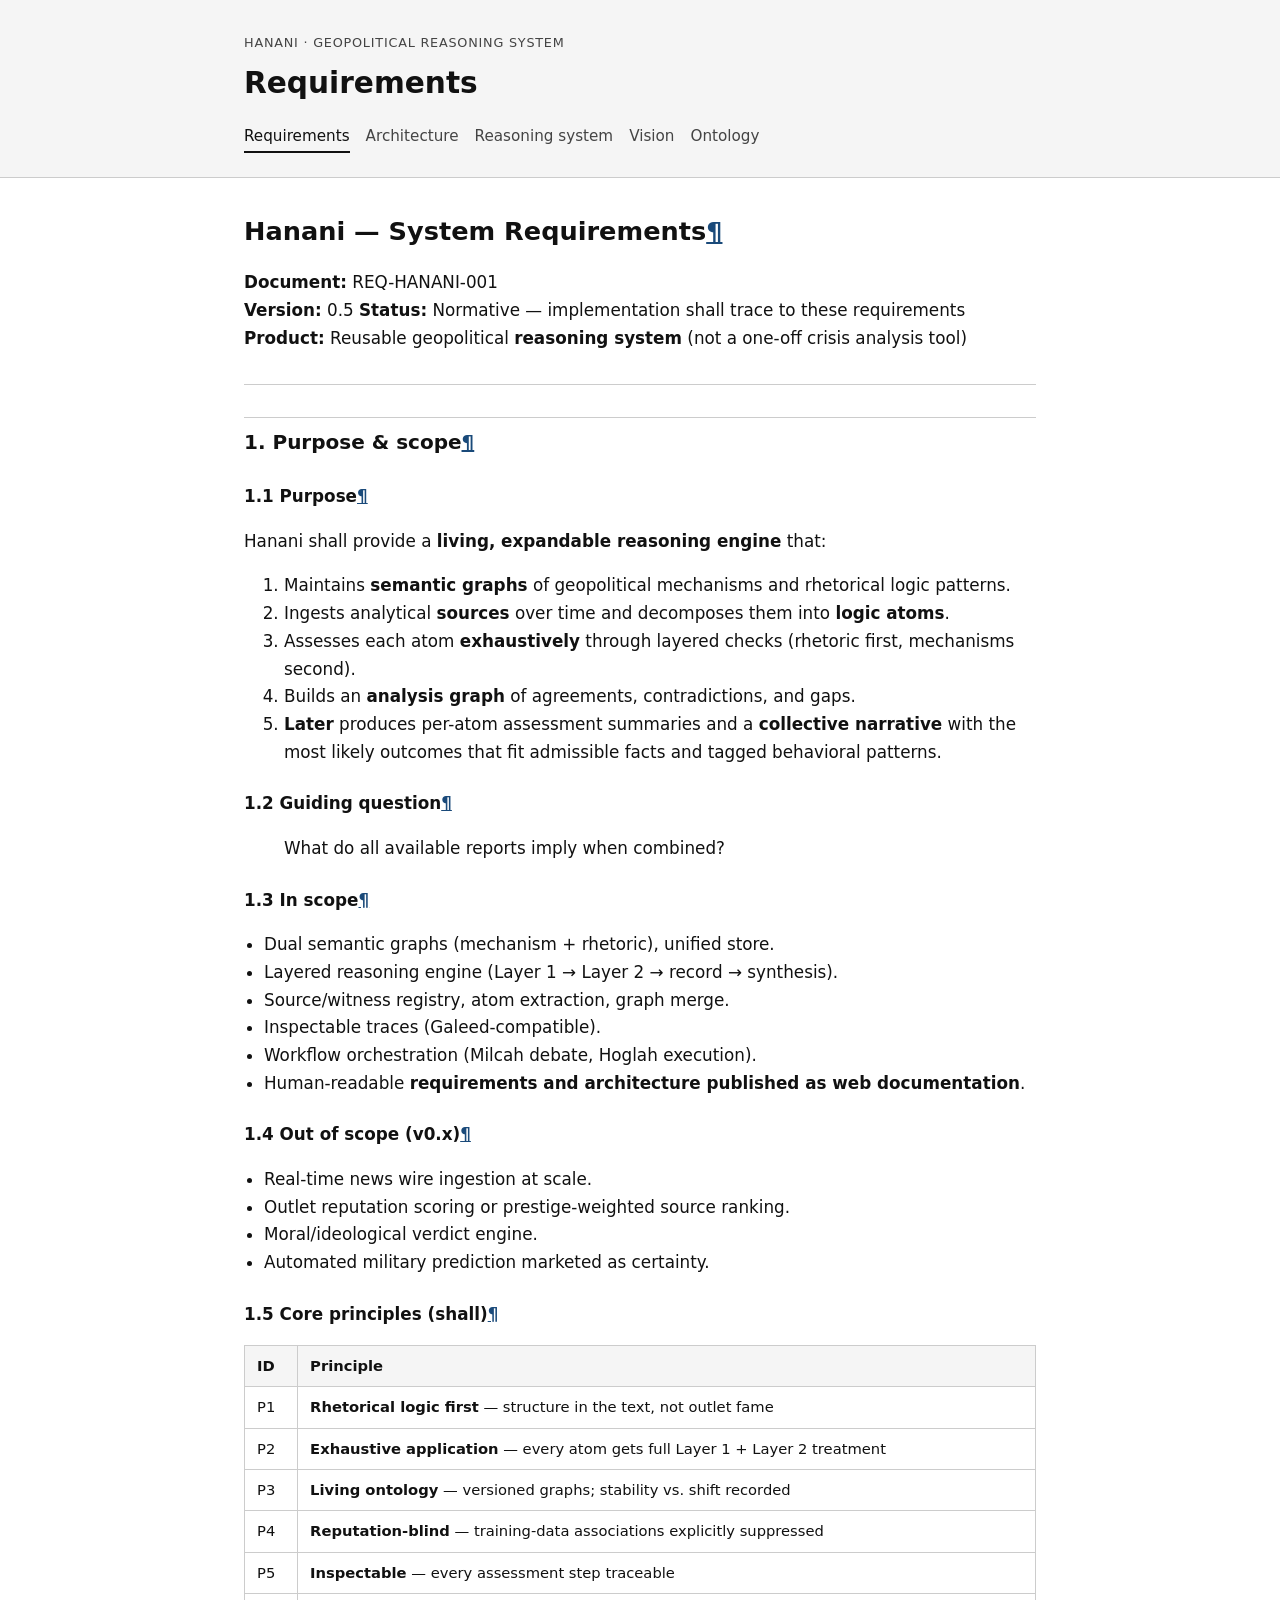
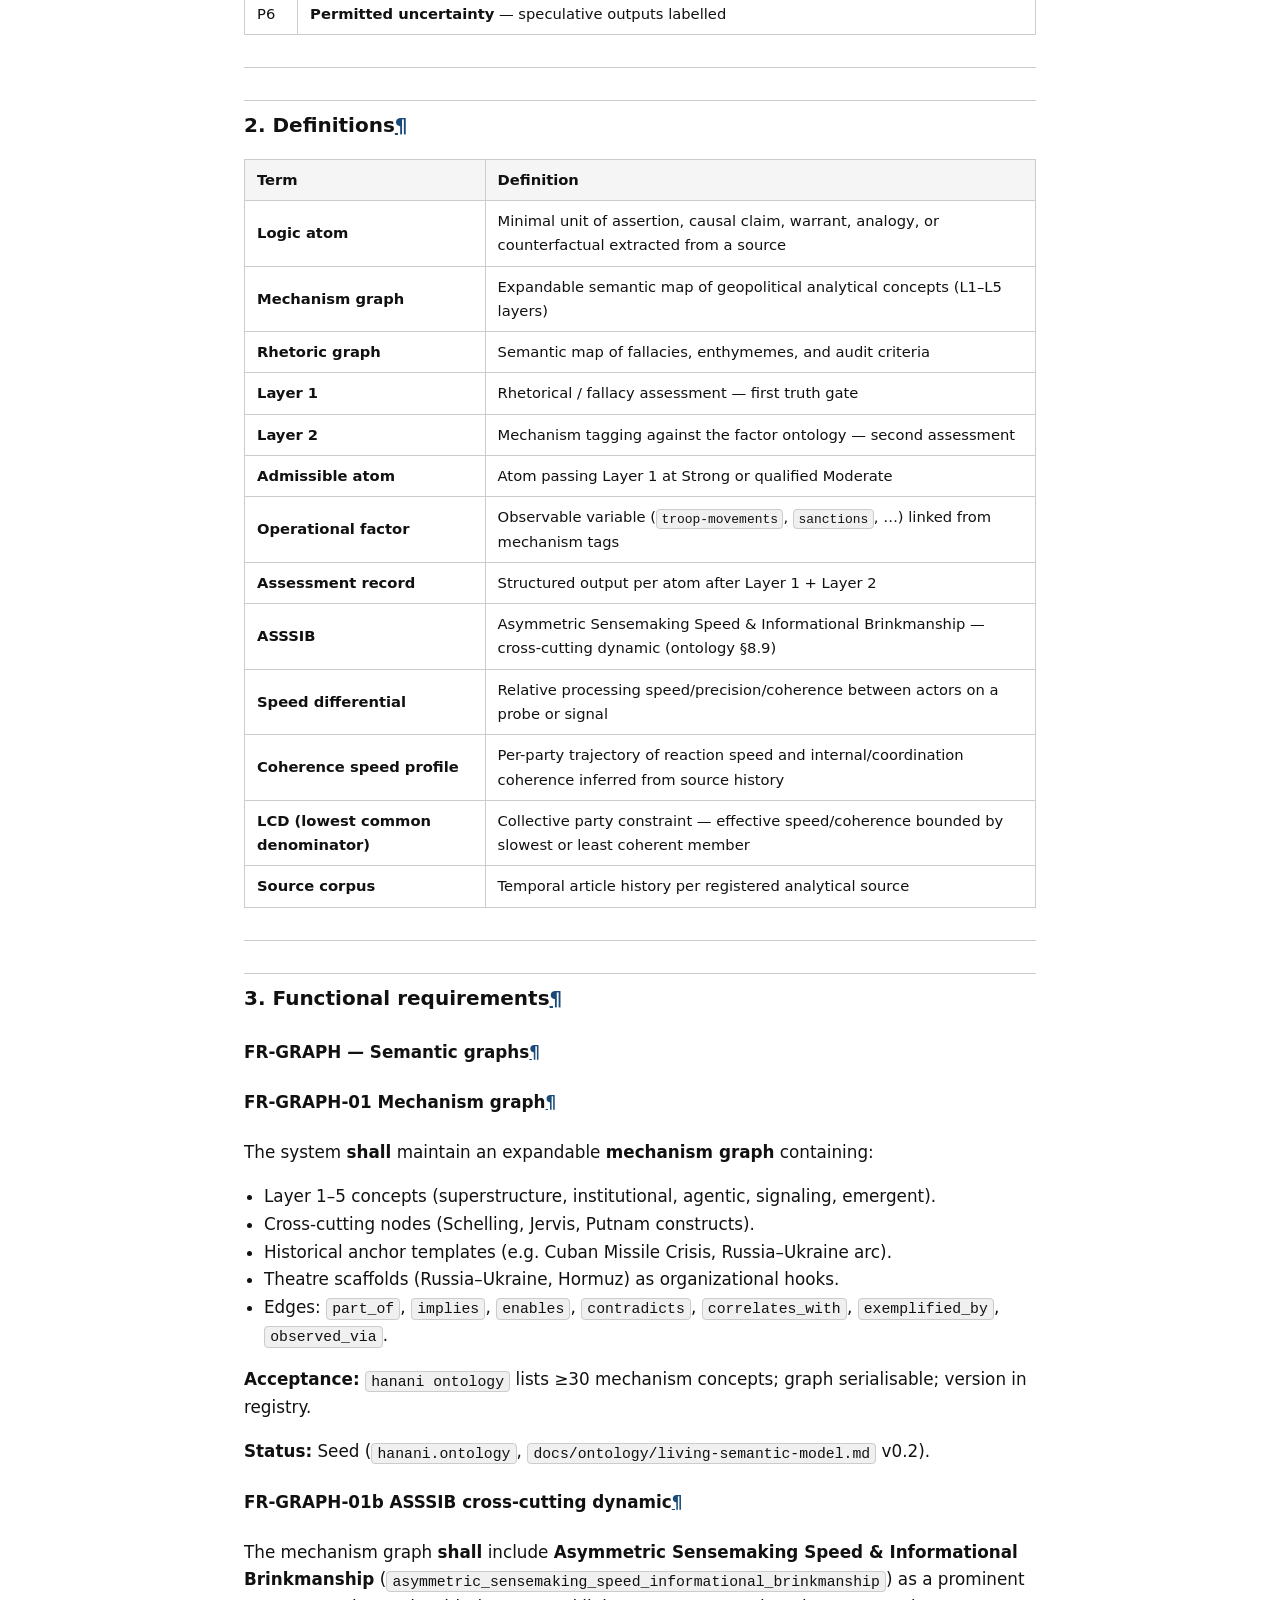
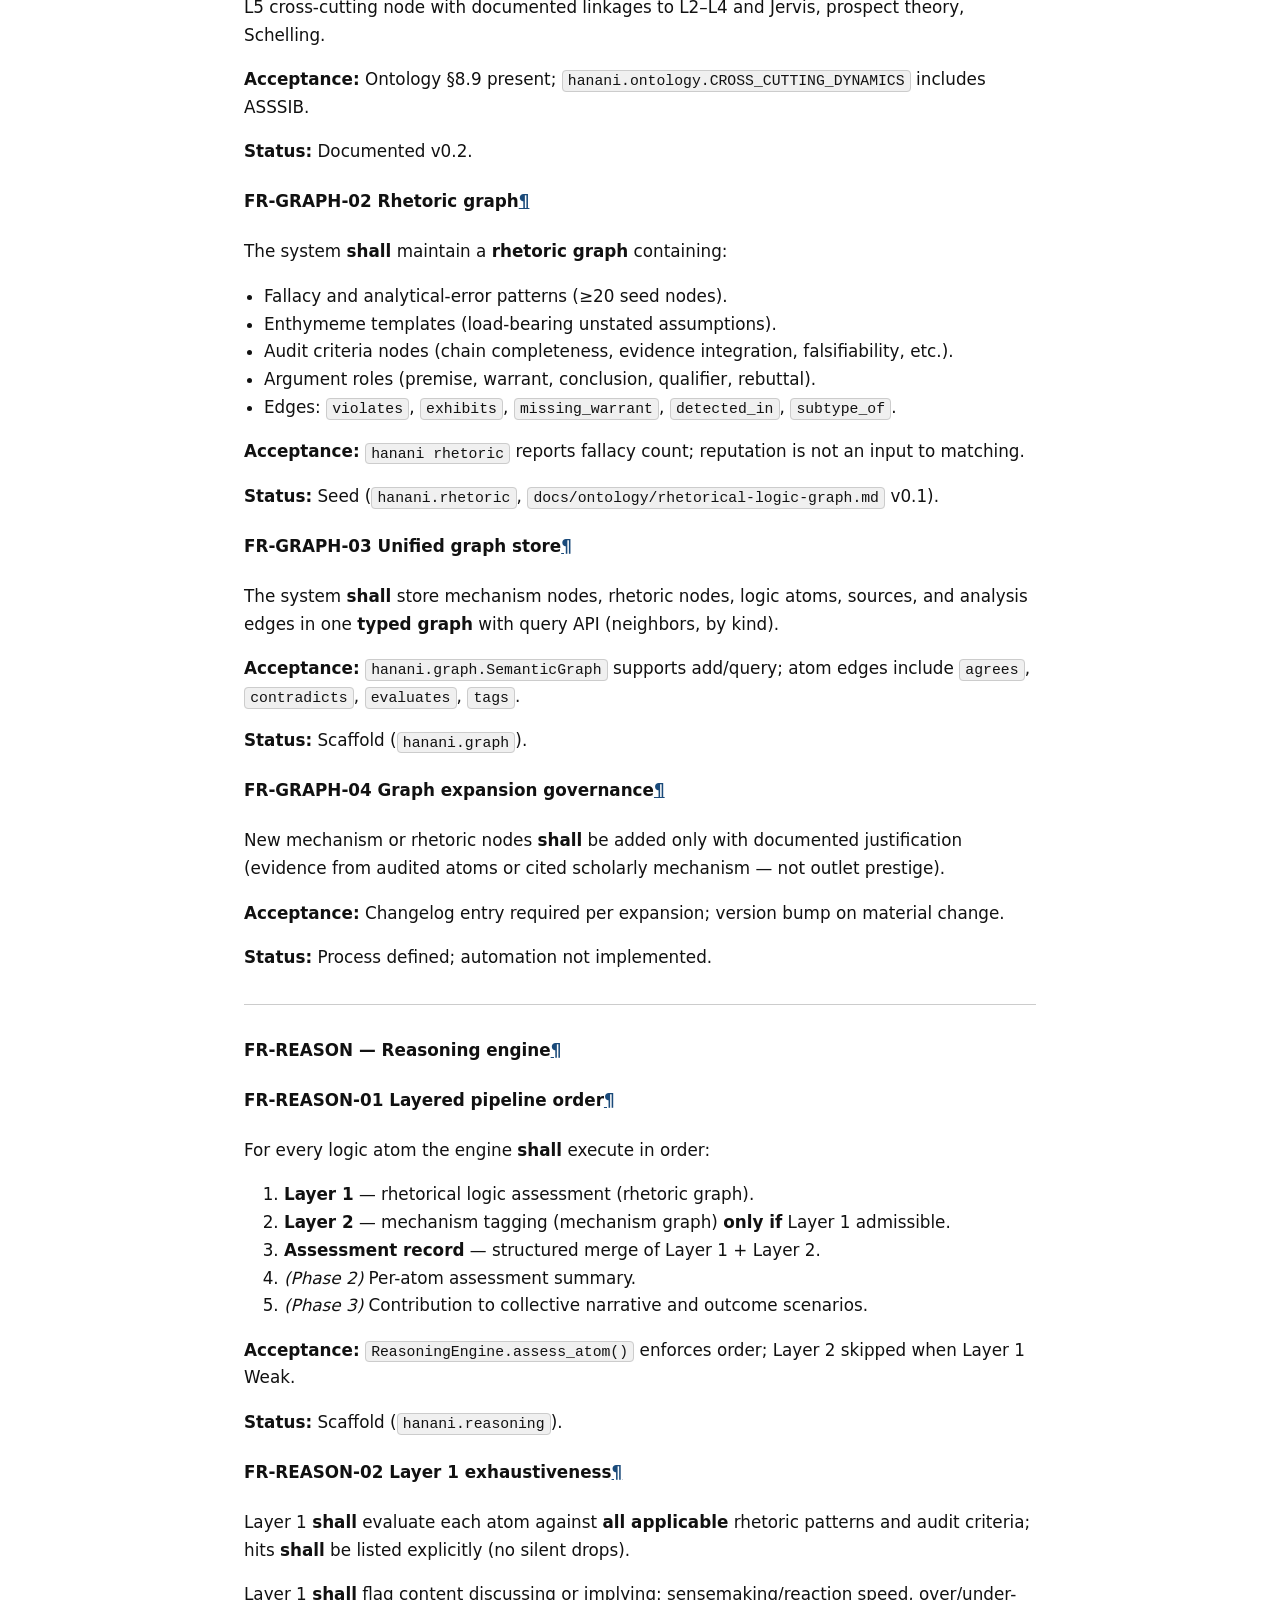
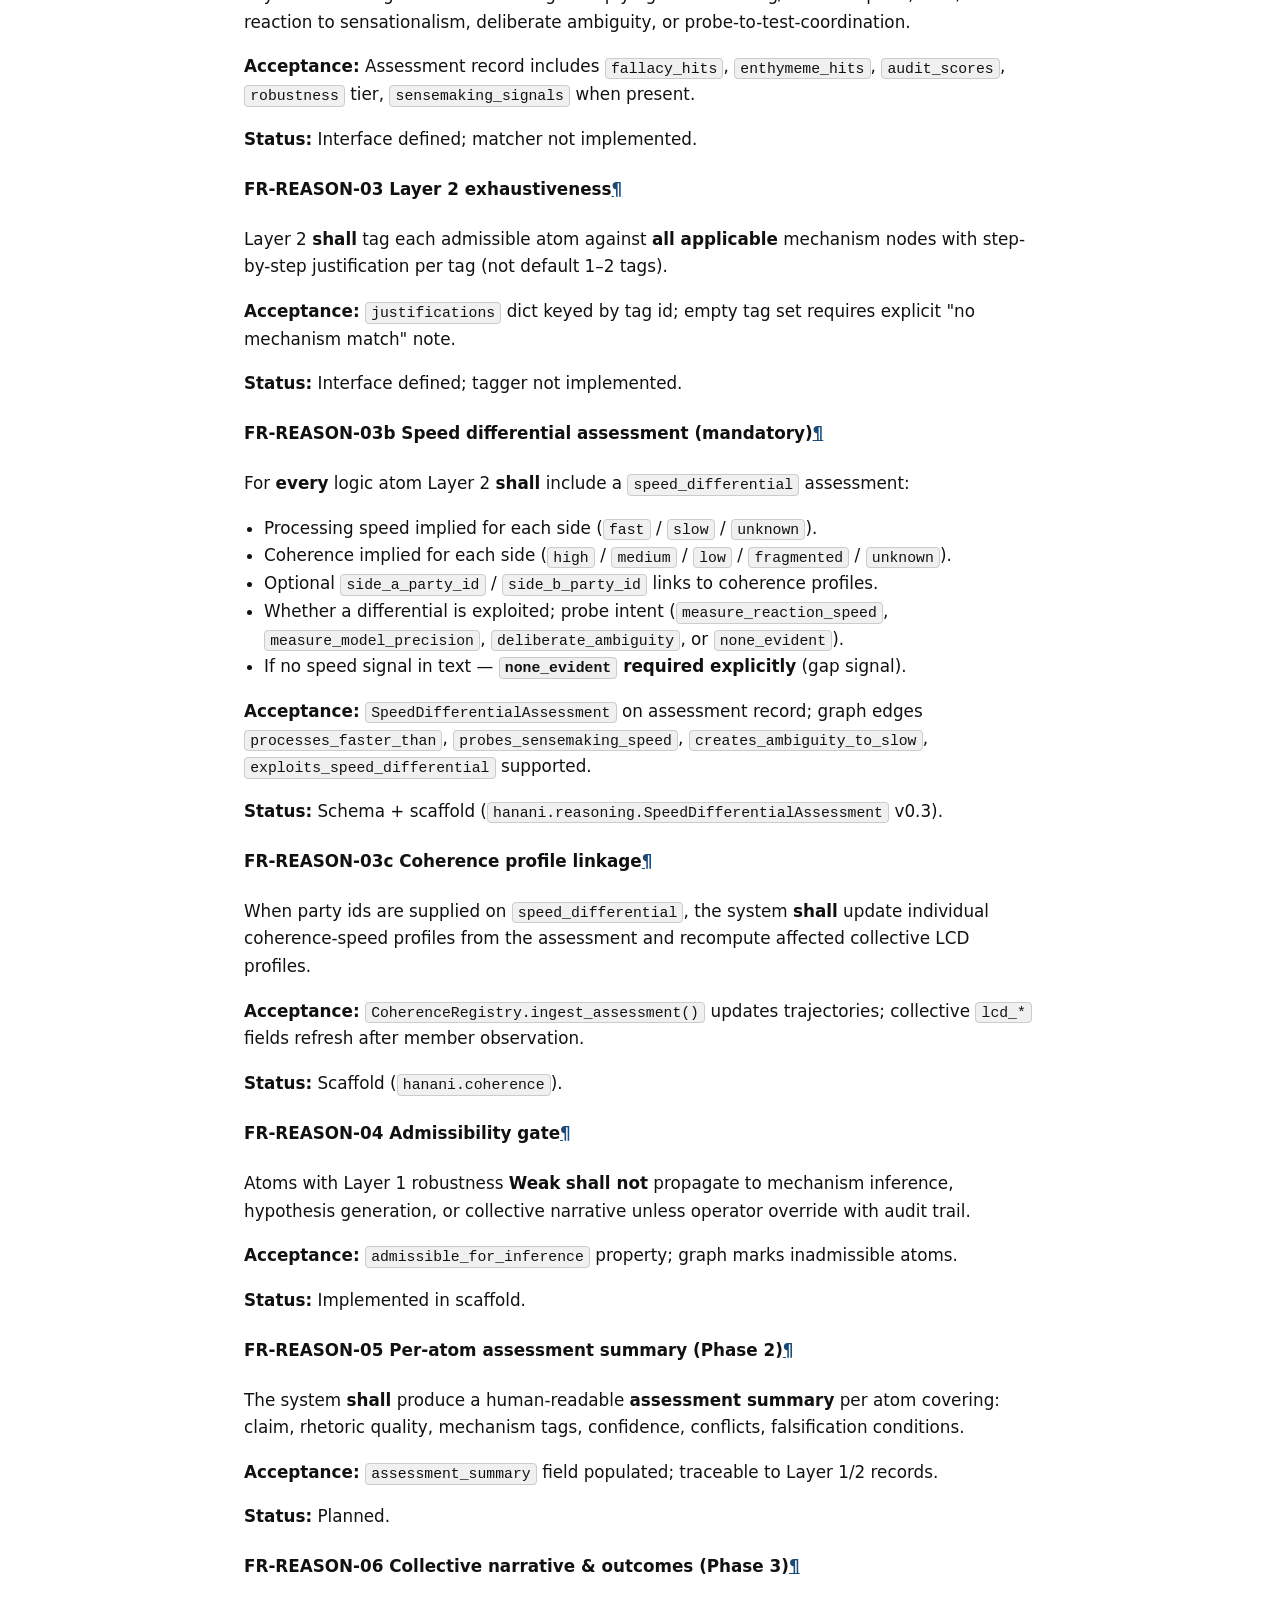
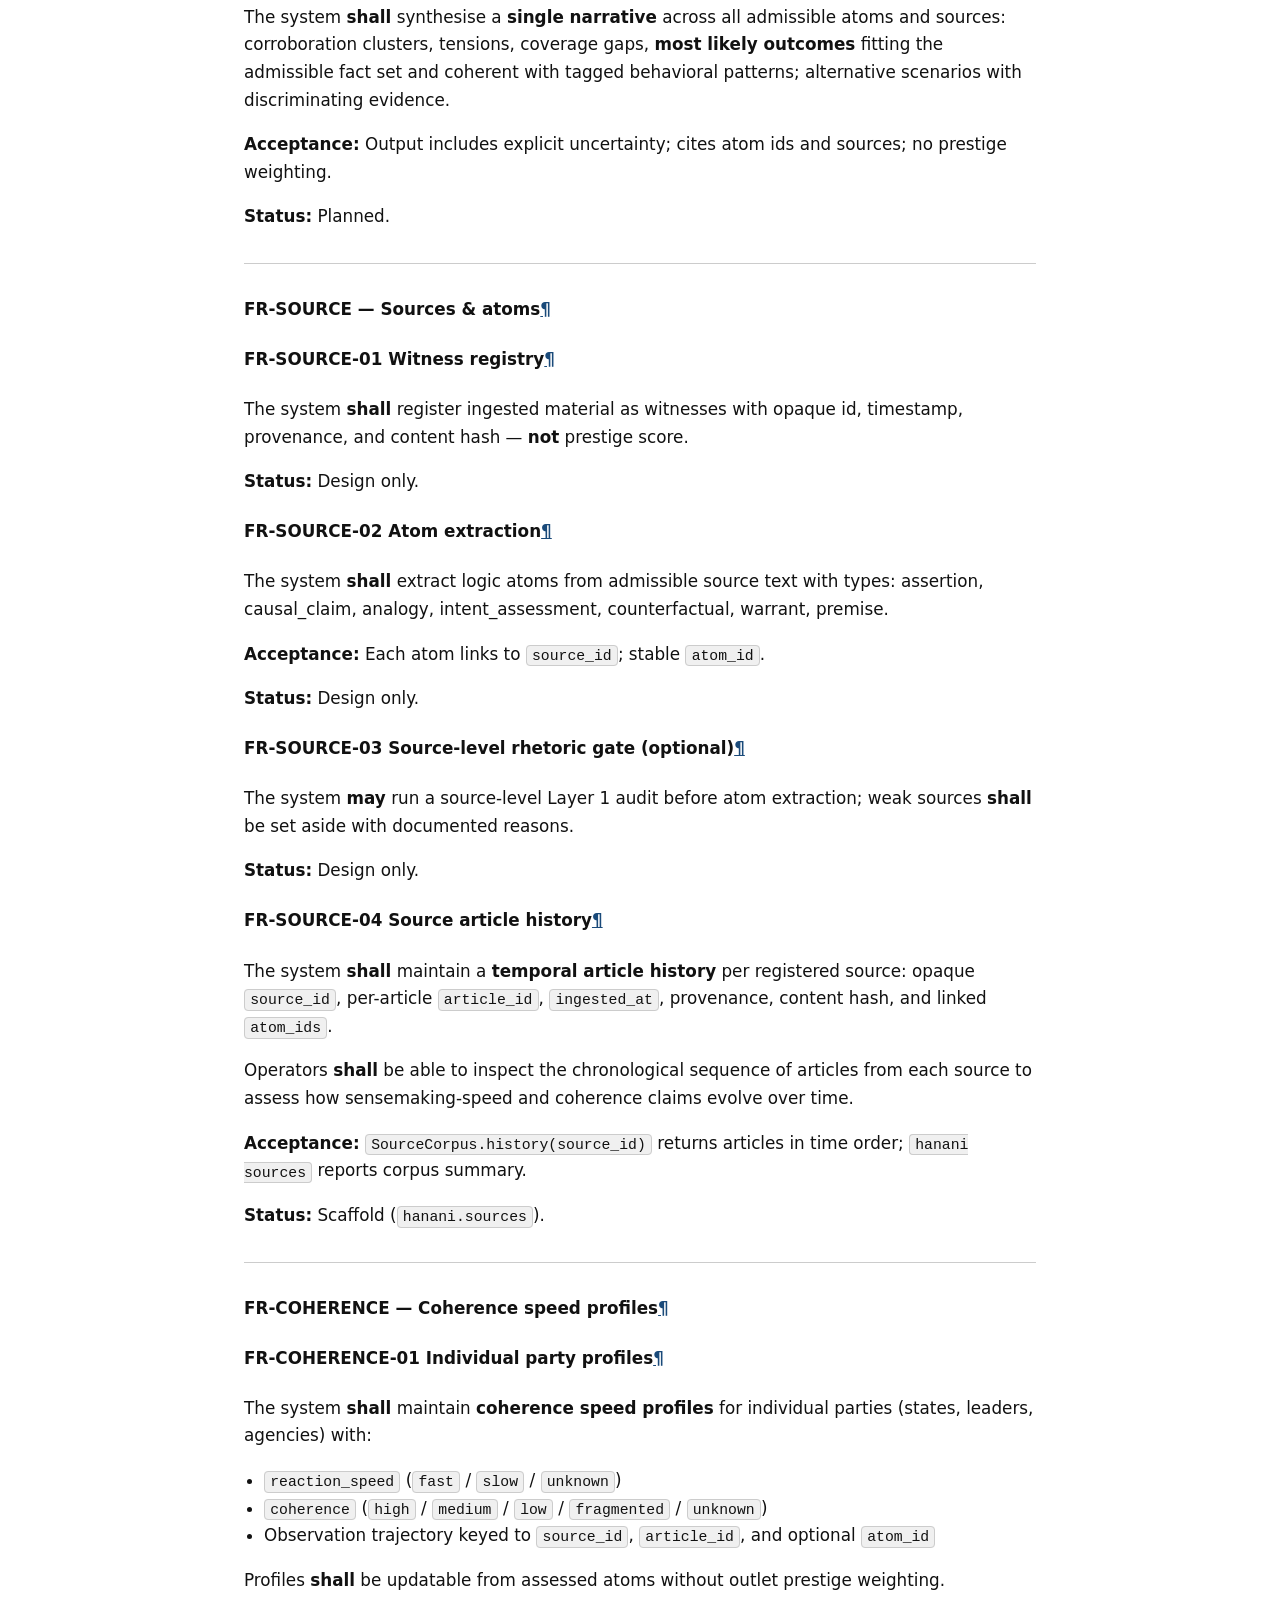
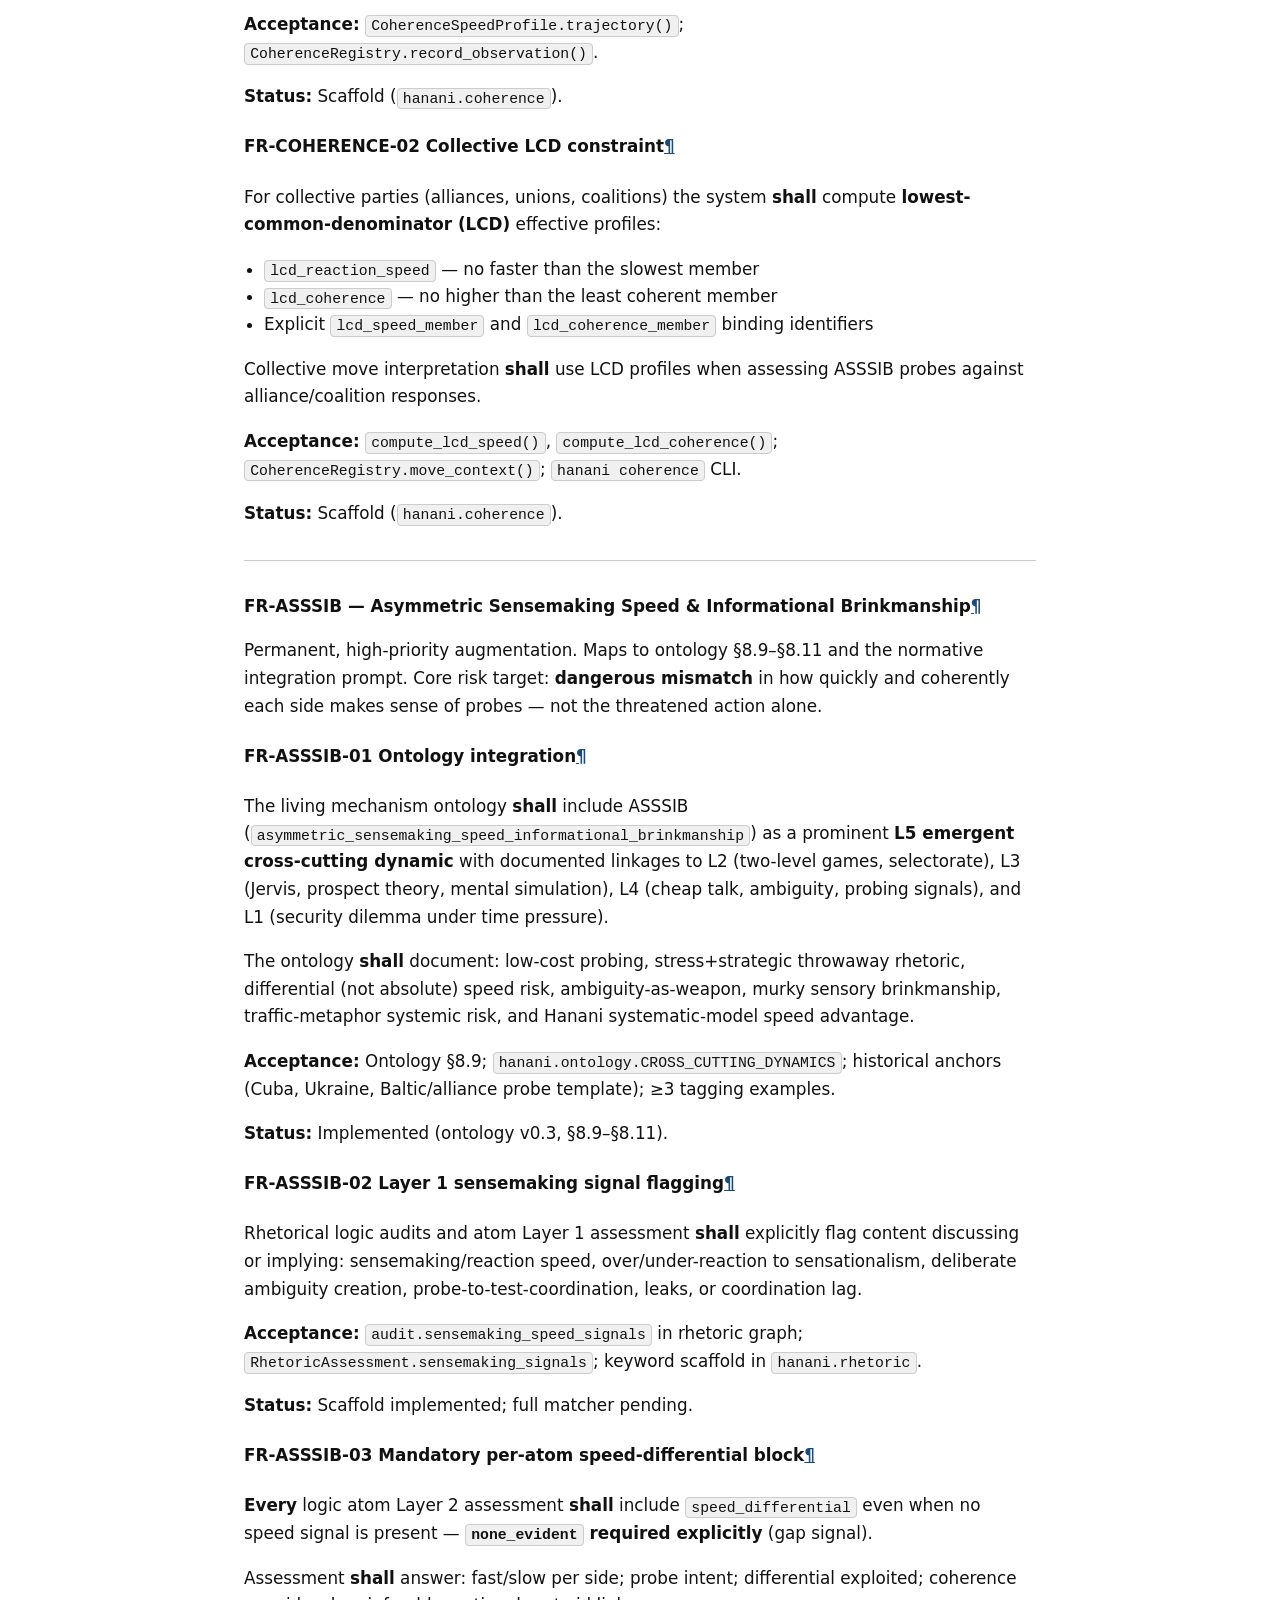
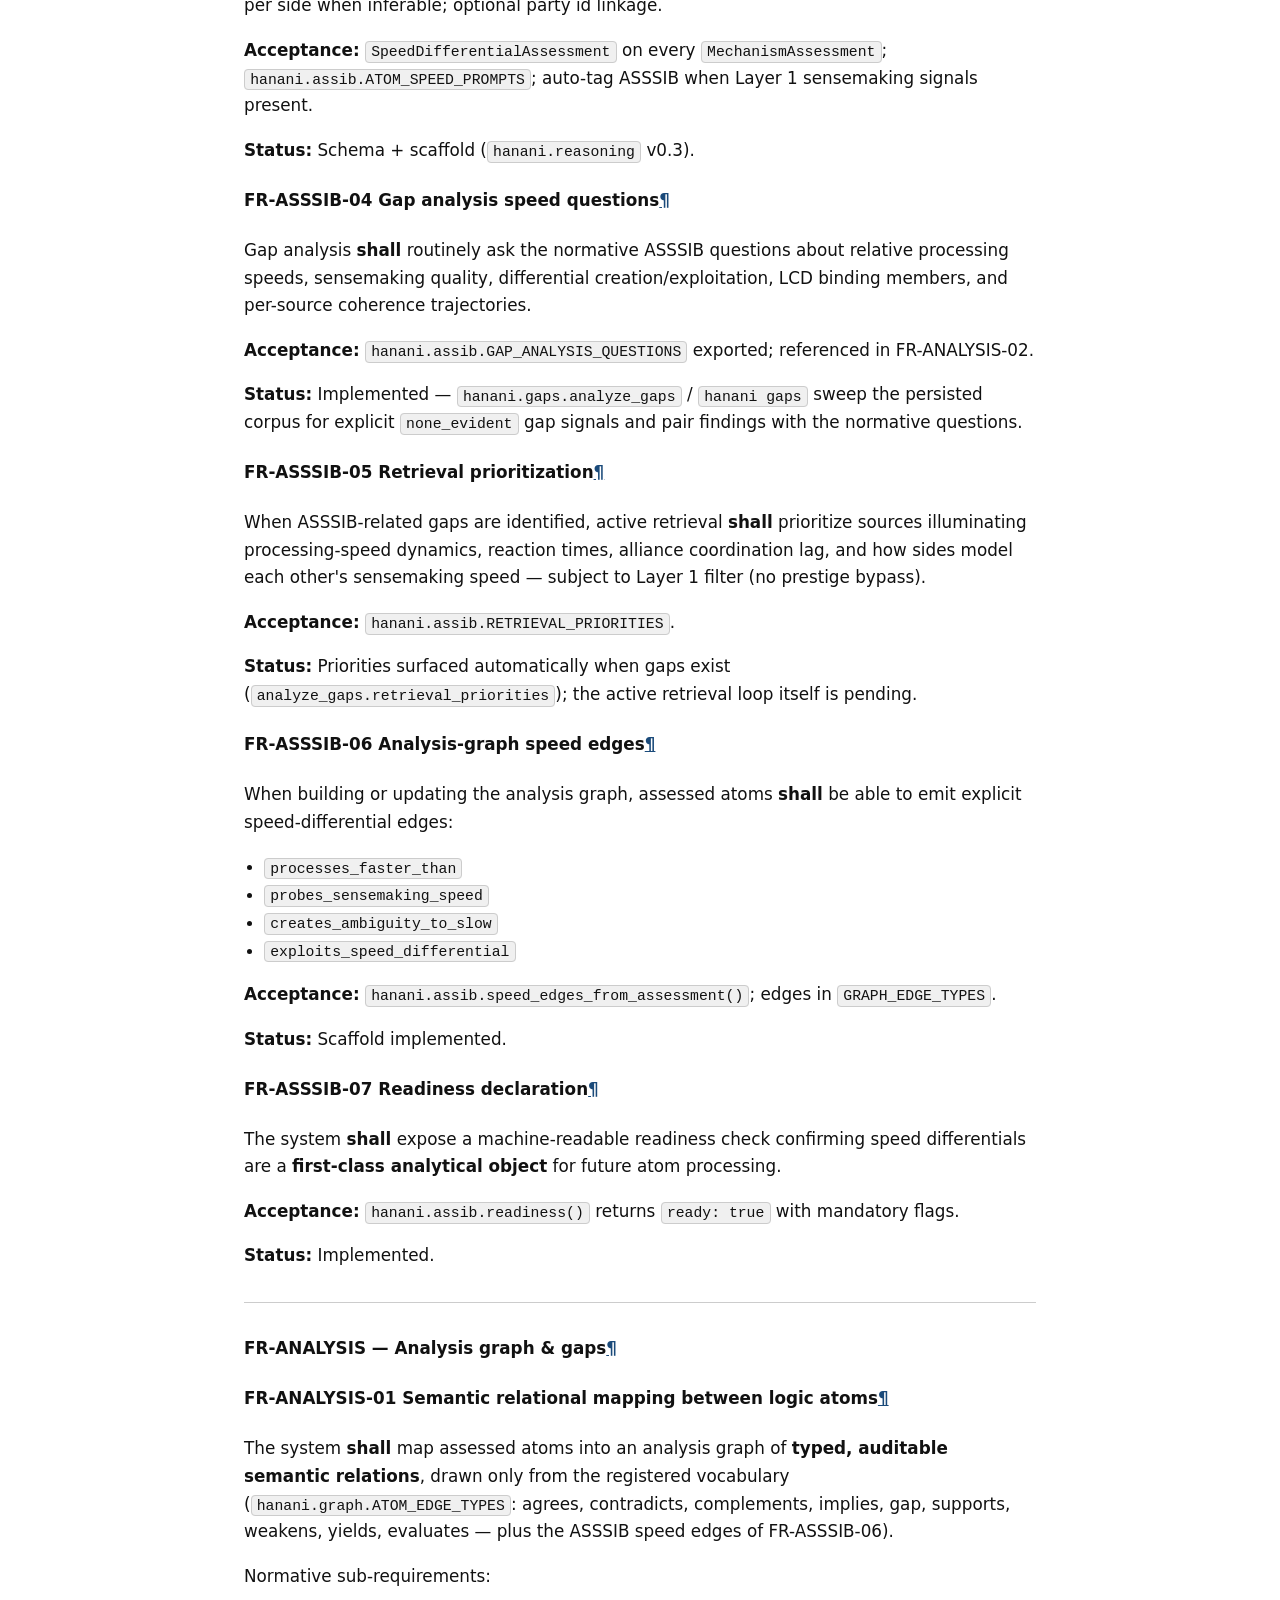
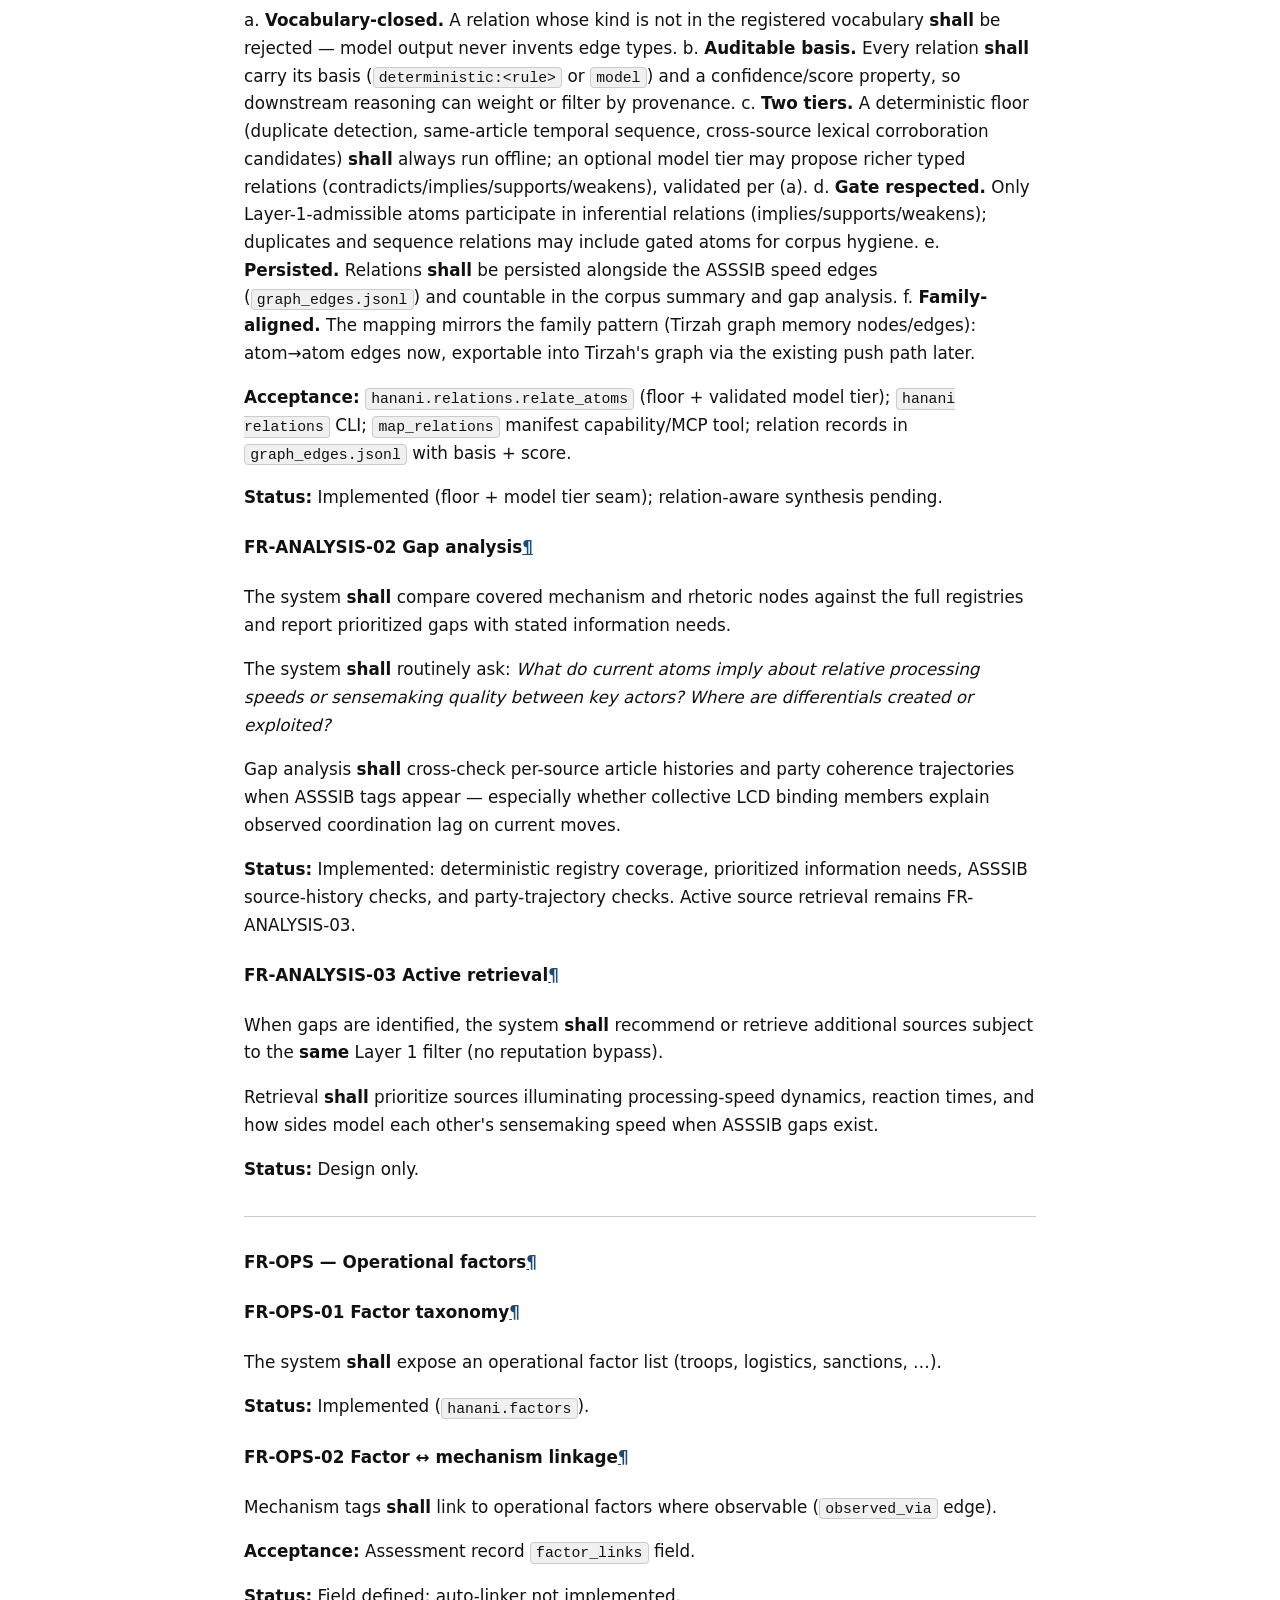
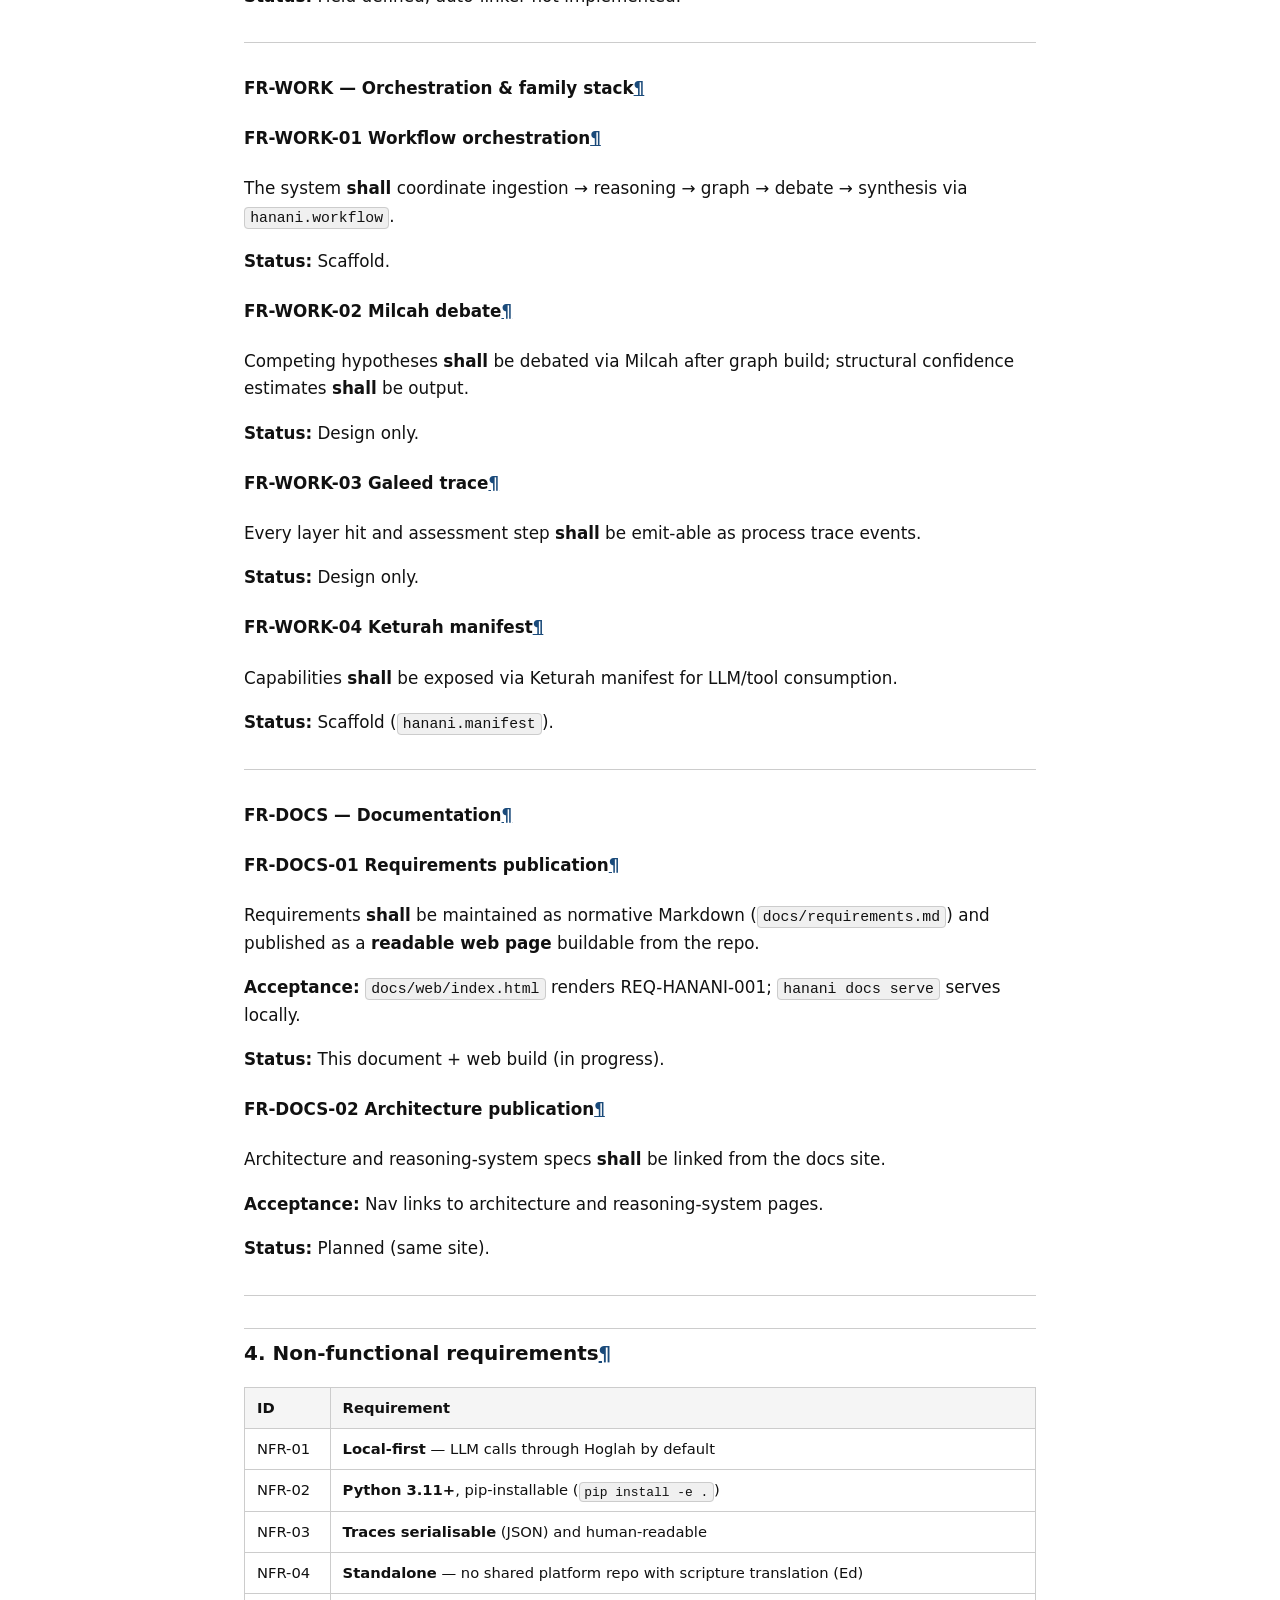
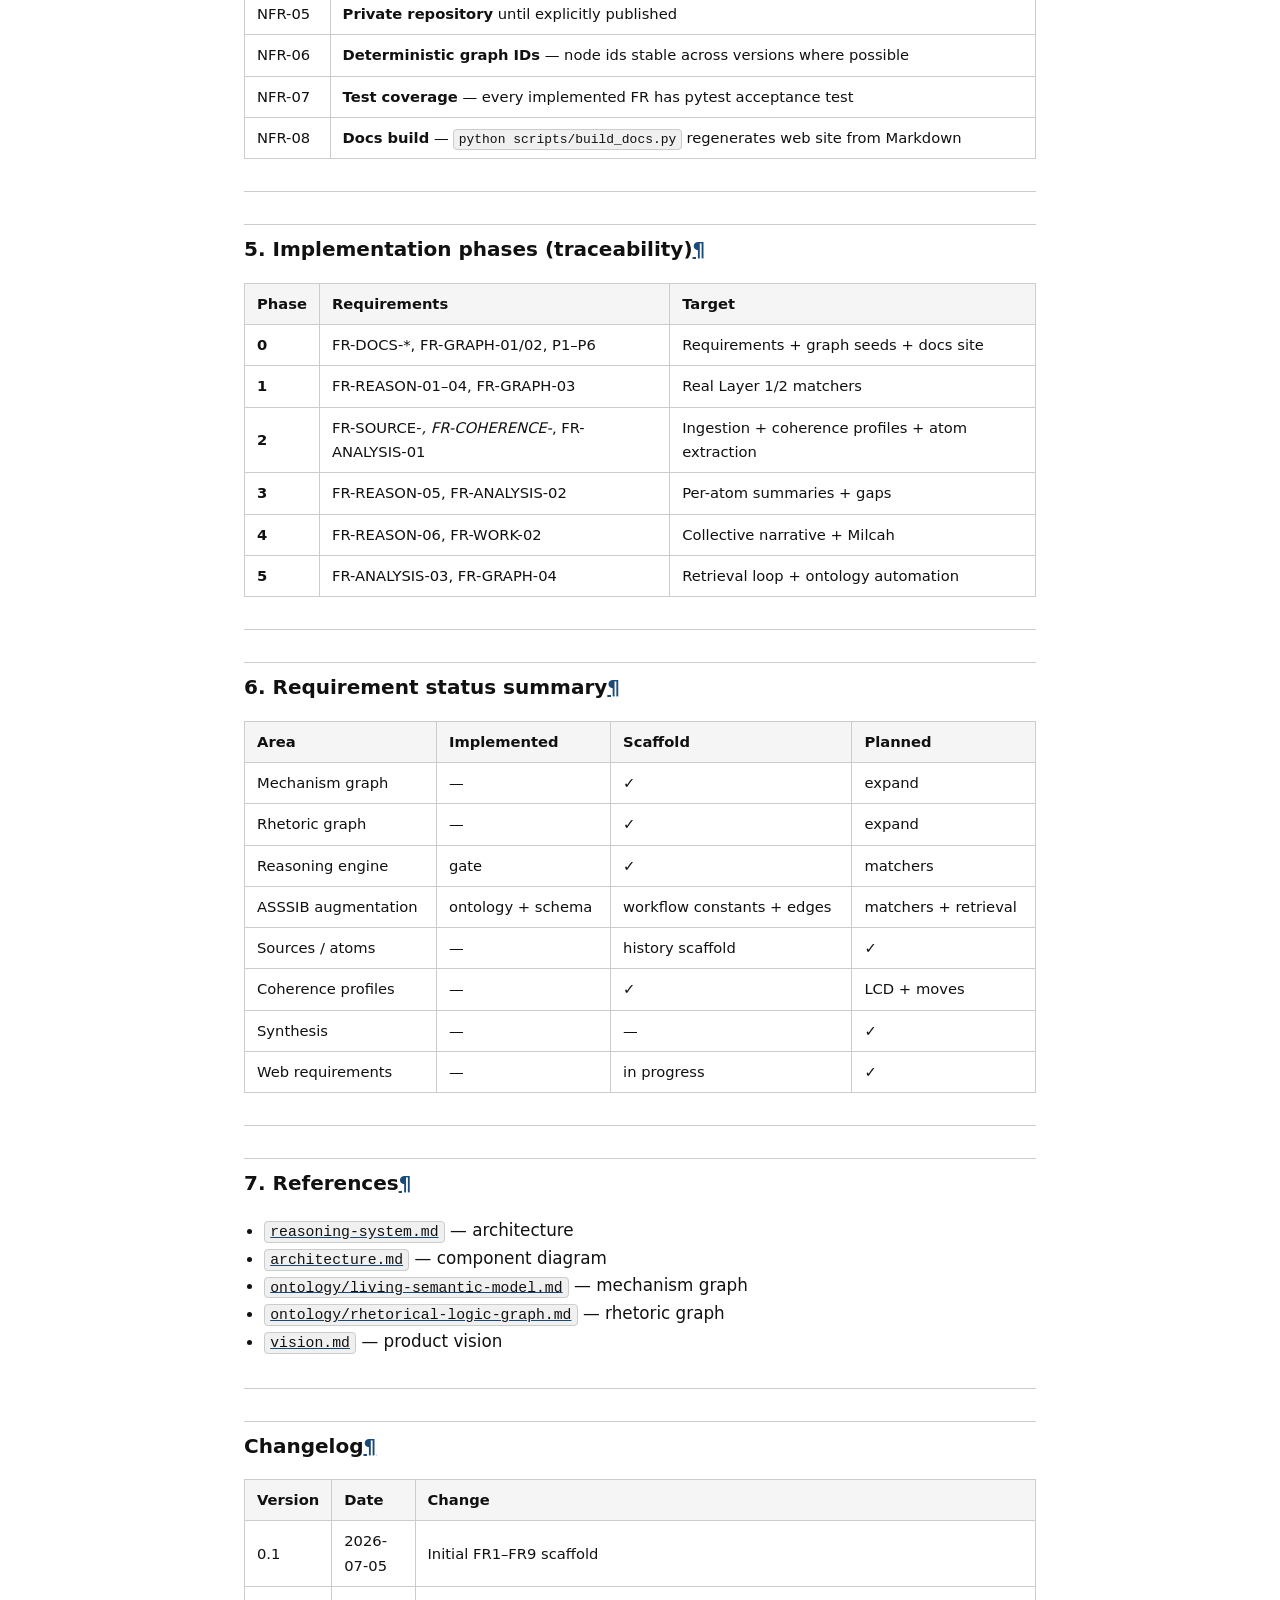
<file: docs/web/index.html>
<!DOCTYPE html>
<html lang="en">
<head>
  <meta charset="utf-8">
  <meta name="viewport" content="width=device-width, initial-scale=1">
  <title>Requirements · Hanani</title>
  <link rel="stylesheet" href="style.css">
</head>
<body>
  <header class="site-header">
    <div class="wrap">
      <p class="eyebrow">Hanani · Geopolitical reasoning system</p>
      <h1>Requirements</h1>
      <nav class="nav"><a href="index.html" class="active">Requirements</a><a href="architecture.html">Architecture</a><a href="reasoning-system.html">Reasoning system</a><a href="vision.html">Vision</a><a href="ontology.html">Ontology</a></nav>
    </div>
  </header>
  <main class="wrap content">
    <h1 id="hanani-system-requirements">Hanani — System Requirements<a class="headerlink" href="#hanani-system-requirements" title="Permanent link">&para;</a></h1>
<p><strong>Document:</strong> REQ-HANANI-001<br />
<strong>Version:</strong> 0.5
<strong>Status:</strong> Normative — implementation shall trace to these requirements<br />
<strong>Product:</strong> Reusable geopolitical <strong>reasoning system</strong> (not a one-off crisis analysis tool)</p>
<hr />
<h2 id="1-purpose-scope">1. Purpose &amp; scope<a class="headerlink" href="#1-purpose-scope" title="Permanent link">&para;</a></h2>
<h3 id="11-purpose">1.1 Purpose<a class="headerlink" href="#11-purpose" title="Permanent link">&para;</a></h3>
<p>Hanani shall provide a <strong>living, expandable reasoning engine</strong> that:</p>
<ol>
<li>Maintains <strong>semantic graphs</strong> of geopolitical mechanisms and rhetorical logic patterns.</li>
<li>Ingests analytical <strong>sources</strong> over time and decomposes them into <strong>logic atoms</strong>.</li>
<li>Assesses each atom <strong>exhaustively</strong> through layered checks (rhetoric first, mechanisms second).</li>
<li>Builds an <strong>analysis graph</strong> of agreements, contradictions, and gaps.</li>
<li><strong>Later</strong> produces per-atom assessment summaries and a <strong>collective narrative</strong> with the most
   likely outcomes that fit admissible facts and tagged behavioral patterns.</li>
</ol>
<h3 id="12-guiding-question">1.2 Guiding question<a class="headerlink" href="#12-guiding-question" title="Permanent link">&para;</a></h3>
<blockquote>
<p>What do all available reports imply when combined?</p>
</blockquote>
<h3 id="13-in-scope">1.3 In scope<a class="headerlink" href="#13-in-scope" title="Permanent link">&para;</a></h3>
<ul>
<li>Dual semantic graphs (mechanism + rhetoric), unified store.</li>
<li>Layered reasoning engine (Layer 1 → Layer 2 → record → synthesis).</li>
<li>Source/witness registry, atom extraction, graph merge.</li>
<li>Inspectable traces (Galeed-compatible).</li>
<li>Workflow orchestration (Milcah debate, Hoglah execution).</li>
<li>Human-readable <strong>requirements and architecture published as web documentation</strong>.</li>
</ul>
<h3 id="14-out-of-scope-v0x">1.4 Out of scope (v0.x)<a class="headerlink" href="#14-out-of-scope-v0x" title="Permanent link">&para;</a></h3>
<ul>
<li>Real-time news wire ingestion at scale.</li>
<li>Outlet reputation scoring or prestige-weighted source ranking.</li>
<li>Moral/ideological verdict engine.</li>
<li>Automated military prediction marketed as certainty.</li>
</ul>
<h3 id="15-core-principles-shall">1.5 Core principles (shall)<a class="headerlink" href="#15-core-principles-shall" title="Permanent link">&para;</a></h3>
<table>
<thead>
<tr>
<th>ID</th>
<th>Principle</th>
</tr>
</thead>
<tbody>
<tr>
<td>P1</td>
<td><strong>Rhetorical logic first</strong> — structure in the text, not outlet fame</td>
</tr>
<tr>
<td>P2</td>
<td><strong>Exhaustive application</strong> — every atom gets full Layer 1 + Layer 2 treatment</td>
</tr>
<tr>
<td>P3</td>
<td><strong>Living ontology</strong> — versioned graphs; stability vs. shift recorded</td>
</tr>
<tr>
<td>P4</td>
<td><strong>Reputation-blind</strong> — training-data associations explicitly suppressed</td>
</tr>
<tr>
<td>P5</td>
<td><strong>Inspectable</strong> — every assessment step traceable</td>
</tr>
<tr>
<td>P6</td>
<td><strong>Permitted uncertainty</strong> — speculative outputs labelled</td>
</tr>
</tbody>
</table>
<hr />
<h2 id="2-definitions">2. Definitions<a class="headerlink" href="#2-definitions" title="Permanent link">&para;</a></h2>
<table>
<thead>
<tr>
<th>Term</th>
<th>Definition</th>
</tr>
</thead>
<tbody>
<tr>
<td><strong>Logic atom</strong></td>
<td>Minimal unit of assertion, causal claim, warrant, analogy, or counterfactual extracted from a source</td>
</tr>
<tr>
<td><strong>Mechanism graph</strong></td>
<td>Expandable semantic map of geopolitical analytical concepts (L1–L5 layers)</td>
</tr>
<tr>
<td><strong>Rhetoric graph</strong></td>
<td>Semantic map of fallacies, enthymemes, and audit criteria</td>
</tr>
<tr>
<td><strong>Layer 1</strong></td>
<td>Rhetorical / fallacy assessment — first truth gate</td>
</tr>
<tr>
<td><strong>Layer 2</strong></td>
<td>Mechanism tagging against the factor ontology — second assessment</td>
</tr>
<tr>
<td><strong>Admissible atom</strong></td>
<td>Atom passing Layer 1 at Strong or qualified Moderate</td>
</tr>
<tr>
<td><strong>Operational factor</strong></td>
<td>Observable variable (<code>troop-movements</code>, <code>sanctions</code>, …) linked from mechanism tags</td>
</tr>
<tr>
<td><strong>Assessment record</strong></td>
<td>Structured output per atom after Layer 1 + Layer 2</td>
</tr>
<tr>
<td><strong>ASSSIB</strong></td>
<td>Asymmetric Sensemaking Speed &amp; Informational Brinkmanship — cross-cutting dynamic (ontology §8.9)</td>
</tr>
<tr>
<td><strong>Speed differential</strong></td>
<td>Relative processing speed/precision/coherence between actors on a probe or signal</td>
</tr>
<tr>
<td><strong>Coherence speed profile</strong></td>
<td>Per-party trajectory of reaction speed and internal/coordination coherence inferred from source history</td>
</tr>
<tr>
<td><strong>LCD (lowest common denominator)</strong></td>
<td>Collective party constraint — effective speed/coherence bounded by slowest or least coherent member</td>
</tr>
<tr>
<td><strong>Source corpus</strong></td>
<td>Temporal article history per registered analytical source</td>
</tr>
</tbody>
</table>
<hr />
<h2 id="3-functional-requirements">3. Functional requirements<a class="headerlink" href="#3-functional-requirements" title="Permanent link">&para;</a></h2>
<h3 id="fr-graph-semantic-graphs">FR-GRAPH — Semantic graphs<a class="headerlink" href="#fr-graph-semantic-graphs" title="Permanent link">&para;</a></h3>
<h4 id="fr-graph-01-mechanism-graph">FR-GRAPH-01 Mechanism graph<a class="headerlink" href="#fr-graph-01-mechanism-graph" title="Permanent link">&para;</a></h4>
<p>The system <strong>shall</strong> maintain an expandable <strong>mechanism graph</strong> containing:</p>
<ul>
<li>Layer 1–5 concepts (superstructure, institutional, agentic, signaling, emergent).</li>
<li>Cross-cutting nodes (Schelling, Jervis, Putnam constructs).</li>
<li>Historical anchor templates (e.g. Cuban Missile Crisis, Russia–Ukraine arc).</li>
<li>Theatre scaffolds (Russia–Ukraine, Hormuz) as organizational hooks.</li>
<li>Edges: <code>part_of</code>, <code>implies</code>, <code>enables</code>, <code>contradicts</code>, <code>correlates_with</code>, <code>exemplified_by</code>, <code>observed_via</code>.</li>
</ul>
<p><strong>Acceptance:</strong> <code>hanani ontology</code> lists ≥30 mechanism concepts; graph serialisable; version in registry.</p>
<p><strong>Status:</strong> Seed (<code>hanani.ontology</code>, <code>docs/ontology/living-semantic-model.md</code> v0.2).</p>
<h4 id="fr-graph-01b-asssib-cross-cutting-dynamic">FR-GRAPH-01b ASSSIB cross-cutting dynamic<a class="headerlink" href="#fr-graph-01b-asssib-cross-cutting-dynamic" title="Permanent link">&para;</a></h4>
<p>The mechanism graph <strong>shall</strong> include <strong>Asymmetric Sensemaking Speed &amp; Informational
Brinkmanship</strong> (<code>asymmetric_sensemaking_speed_informational_brinkmanship</code>) as a prominent
L5 cross-cutting node with documented linkages to L2–L4 and Jervis, prospect theory, Schelling.</p>
<p><strong>Acceptance:</strong> Ontology §8.9 present; <code>hanani.ontology.CROSS_CUTTING_DYNAMICS</code> includes ASSSIB.</p>
<p><strong>Status:</strong> Documented v0.2.</p>
<h4 id="fr-graph-02-rhetoric-graph">FR-GRAPH-02 Rhetoric graph<a class="headerlink" href="#fr-graph-02-rhetoric-graph" title="Permanent link">&para;</a></h4>
<p>The system <strong>shall</strong> maintain a <strong>rhetoric graph</strong> containing:</p>
<ul>
<li>Fallacy and analytical-error patterns (≥20 seed nodes).</li>
<li>Enthymeme templates (load-bearing unstated assumptions).</li>
<li>Audit criteria nodes (chain completeness, evidence integration, falsifiability, etc.).</li>
<li>Argument roles (premise, warrant, conclusion, qualifier, rebuttal).</li>
<li>Edges: <code>violates</code>, <code>exhibits</code>, <code>missing_warrant</code>, <code>detected_in</code>, <code>subtype_of</code>.</li>
</ul>
<p><strong>Acceptance:</strong> <code>hanani rhetoric</code> reports fallacy count; reputation is not an input to matching.</p>
<p><strong>Status:</strong> Seed (<code>hanani.rhetoric</code>, <code>docs/ontology/rhetorical-logic-graph.md</code> v0.1).</p>
<h4 id="fr-graph-03-unified-graph-store">FR-GRAPH-03 Unified graph store<a class="headerlink" href="#fr-graph-03-unified-graph-store" title="Permanent link">&para;</a></h4>
<p>The system <strong>shall</strong> store mechanism nodes, rhetoric nodes, logic atoms, sources, and
analysis edges in one <strong>typed graph</strong> with query API (neighbors, by kind).</p>
<p><strong>Acceptance:</strong> <code>hanani.graph.SemanticGraph</code> supports add/query; atom edges include <code>agrees</code>, <code>contradicts</code>, <code>evaluates</code>, <code>tags</code>.</p>
<p><strong>Status:</strong> Scaffold (<code>hanani.graph</code>).</p>
<h4 id="fr-graph-04-graph-expansion-governance">FR-GRAPH-04 Graph expansion governance<a class="headerlink" href="#fr-graph-04-graph-expansion-governance" title="Permanent link">&para;</a></h4>
<p>New mechanism or rhetoric nodes <strong>shall</strong> be added only with documented justification
(evidence from audited atoms or cited scholarly mechanism — not outlet prestige).</p>
<p><strong>Acceptance:</strong> Changelog entry required per expansion; version bump on material change.</p>
<p><strong>Status:</strong> Process defined; automation not implemented.</p>
<hr />
<h3 id="fr-reason-reasoning-engine">FR-REASON — Reasoning engine<a class="headerlink" href="#fr-reason-reasoning-engine" title="Permanent link">&para;</a></h3>
<h4 id="fr-reason-01-layered-pipeline-order">FR-REASON-01 Layered pipeline order<a class="headerlink" href="#fr-reason-01-layered-pipeline-order" title="Permanent link">&para;</a></h4>
<p>For every logic atom the engine <strong>shall</strong> execute in order:</p>
<ol>
<li><strong>Layer 1</strong> — rhetorical logic assessment (rhetoric graph).</li>
<li><strong>Layer 2</strong> — mechanism tagging (mechanism graph) <strong>only if</strong> Layer 1 admissible.</li>
<li><strong>Assessment record</strong> — structured merge of Layer 1 + Layer 2.</li>
<li><em>(Phase 2)</em> Per-atom assessment summary.</li>
<li><em>(Phase 3)</em> Contribution to collective narrative and outcome scenarios.</li>
</ol>
<p><strong>Acceptance:</strong> <code>ReasoningEngine.assess_atom()</code> enforces order; Layer 2 skipped when Layer 1 Weak.</p>
<p><strong>Status:</strong> Scaffold (<code>hanani.reasoning</code>).</p>
<h4 id="fr-reason-02-layer-1-exhaustiveness">FR-REASON-02 Layer 1 exhaustiveness<a class="headerlink" href="#fr-reason-02-layer-1-exhaustiveness" title="Permanent link">&para;</a></h4>
<p>Layer 1 <strong>shall</strong> evaluate each atom against <strong>all applicable</strong> rhetoric patterns and audit
criteria; hits <strong>shall</strong> be listed explicitly (no silent drops).</p>
<p>Layer 1 <strong>shall</strong> flag content discussing or implying: sensemaking/reaction speed,
over/under-reaction to sensationalism, deliberate ambiguity, or probe-to-test-coordination.</p>
<p><strong>Acceptance:</strong> Assessment record includes <code>fallacy_hits</code>, <code>enthymeme_hits</code>, <code>audit_scores</code>,
<code>robustness</code> tier, <code>sensemaking_signals</code> when present.</p>
<p><strong>Status:</strong> Interface defined; matcher not implemented.</p>
<h4 id="fr-reason-03-layer-2-exhaustiveness">FR-REASON-03 Layer 2 exhaustiveness<a class="headerlink" href="#fr-reason-03-layer-2-exhaustiveness" title="Permanent link">&para;</a></h4>
<p>Layer 2 <strong>shall</strong> tag each admissible atom against <strong>all applicable</strong> mechanism nodes with
step-by-step justification per tag (not default 1–2 tags).</p>
<p><strong>Acceptance:</strong> <code>justifications</code> dict keyed by tag id; empty tag set requires explicit "no mechanism match" note.</p>
<p><strong>Status:</strong> Interface defined; tagger not implemented.</p>
<h4 id="fr-reason-03b-speed-differential-assessment-mandatory">FR-REASON-03b Speed differential assessment (mandatory)<a class="headerlink" href="#fr-reason-03b-speed-differential-assessment-mandatory" title="Permanent link">&para;</a></h4>
<p>For <strong>every</strong> logic atom Layer 2 <strong>shall</strong> include a <code>speed_differential</code> assessment:</p>
<ul>
<li>Processing speed implied for each side (<code>fast</code> / <code>slow</code> / <code>unknown</code>).</li>
<li>Coherence implied for each side (<code>high</code> / <code>medium</code> / <code>low</code> / <code>fragmented</code> / <code>unknown</code>).</li>
<li>Optional <code>side_a_party_id</code> / <code>side_b_party_id</code> links to coherence profiles.</li>
<li>Whether a differential is exploited; probe intent (<code>measure_reaction_speed</code>,
  <code>measure_model_precision</code>, <code>deliberate_ambiguity</code>, or <code>none_evident</code>).</li>
<li>If no speed signal in text — <strong><code>none_evident</code> required explicitly</strong> (gap signal).</li>
</ul>
<p><strong>Acceptance:</strong> <code>SpeedDifferentialAssessment</code> on assessment record; graph edges
<code>processes_faster_than</code>, <code>probes_sensemaking_speed</code>, <code>creates_ambiguity_to_slow</code>,
<code>exploits_speed_differential</code> supported.</p>
<p><strong>Status:</strong> Schema + scaffold (<code>hanani.reasoning.SpeedDifferentialAssessment</code> v0.3).</p>
<h4 id="fr-reason-03c-coherence-profile-linkage">FR-REASON-03c Coherence profile linkage<a class="headerlink" href="#fr-reason-03c-coherence-profile-linkage" title="Permanent link">&para;</a></h4>
<p>When party ids are supplied on <code>speed_differential</code>, the system <strong>shall</strong> update
individual coherence-speed profiles from the assessment and recompute affected
collective LCD profiles.</p>
<p><strong>Acceptance:</strong> <code>CoherenceRegistry.ingest_assessment()</code> updates trajectories;
collective <code>lcd_*</code> fields refresh after member observation.</p>
<p><strong>Status:</strong> Scaffold (<code>hanani.coherence</code>).</p>
<h4 id="fr-reason-04-admissibility-gate">FR-REASON-04 Admissibility gate<a class="headerlink" href="#fr-reason-04-admissibility-gate" title="Permanent link">&para;</a></h4>
<p>Atoms with Layer 1 robustness <strong>Weak</strong> <strong>shall not</strong> propagate to mechanism inference,
hypothesis generation, or collective narrative unless operator override with audit trail.</p>
<p><strong>Acceptance:</strong> <code>admissible_for_inference</code> property; graph marks inadmissible atoms.</p>
<p><strong>Status:</strong> Implemented in scaffold.</p>
<h4 id="fr-reason-05-per-atom-assessment-summary-phase-2">FR-REASON-05 Per-atom assessment summary (Phase 2)<a class="headerlink" href="#fr-reason-05-per-atom-assessment-summary-phase-2" title="Permanent link">&para;</a></h4>
<p>The system <strong>shall</strong> produce a human-readable <strong>assessment summary</strong> per atom covering:
claim, rhetoric quality, mechanism tags, confidence, conflicts, falsification conditions.</p>
<p><strong>Acceptance:</strong> <code>assessment_summary</code> field populated; traceable to Layer 1/2 records.</p>
<p><strong>Status:</strong> Planned.</p>
<h4 id="fr-reason-06-collective-narrative-outcomes-phase-3">FR-REASON-06 Collective narrative &amp; outcomes (Phase 3)<a class="headerlink" href="#fr-reason-06-collective-narrative-outcomes-phase-3" title="Permanent link">&para;</a></h4>
<p>The system <strong>shall</strong> synthesise a <strong>single narrative</strong> across all admissible atoms and sources:
corroboration clusters, tensions, coverage gaps, <strong>most likely outcomes</strong> fitting the admissible
fact set and coherent with tagged behavioral patterns; alternative scenarios with discriminating evidence.</p>
<p><strong>Acceptance:</strong> Output includes explicit uncertainty; cites atom ids and sources; no prestige weighting.</p>
<p><strong>Status:</strong> Planned.</p>
<hr />
<h3 id="fr-source-sources-atoms">FR-SOURCE — Sources &amp; atoms<a class="headerlink" href="#fr-source-sources-atoms" title="Permanent link">&para;</a></h3>
<h4 id="fr-source-01-witness-registry">FR-SOURCE-01 Witness registry<a class="headerlink" href="#fr-source-01-witness-registry" title="Permanent link">&para;</a></h4>
<p>The system <strong>shall</strong> register ingested material as witnesses with opaque id, timestamp,
provenance, and content hash — <strong>not</strong> prestige score.</p>
<p><strong>Status:</strong> Design only.</p>
<h4 id="fr-source-02-atom-extraction">FR-SOURCE-02 Atom extraction<a class="headerlink" href="#fr-source-02-atom-extraction" title="Permanent link">&para;</a></h4>
<p>The system <strong>shall</strong> extract logic atoms from admissible source text with types:
assertion, causal_claim, analogy, intent_assessment, counterfactual, warrant, premise.</p>
<p><strong>Acceptance:</strong> Each atom links to <code>source_id</code>; stable <code>atom_id</code>.</p>
<p><strong>Status:</strong> Design only.</p>
<h4 id="fr-source-03-source-level-rhetoric-gate-optional">FR-SOURCE-03 Source-level rhetoric gate (optional)<a class="headerlink" href="#fr-source-03-source-level-rhetoric-gate-optional" title="Permanent link">&para;</a></h4>
<p>The system <strong>may</strong> run a source-level Layer 1 audit before atom extraction; weak sources
<strong>shall</strong> be set aside with documented reasons.</p>
<p><strong>Status:</strong> Design only.</p>
<h4 id="fr-source-04-source-article-history">FR-SOURCE-04 Source article history<a class="headerlink" href="#fr-source-04-source-article-history" title="Permanent link">&para;</a></h4>
<p>The system <strong>shall</strong> maintain a <strong>temporal article history</strong> per registered source:
opaque <code>source_id</code>, per-article <code>article_id</code>, <code>ingested_at</code>, provenance, content hash,
and linked <code>atom_ids</code>.</p>
<p>Operators <strong>shall</strong> be able to inspect the chronological sequence of articles from each
source to assess how sensemaking-speed and coherence claims evolve over time.</p>
<p><strong>Acceptance:</strong> <code>SourceCorpus.history(source_id)</code> returns articles in time order;
<code>hanani sources</code> reports corpus summary.</p>
<p><strong>Status:</strong> Scaffold (<code>hanani.sources</code>).</p>
<hr />
<h3 id="fr-coherence-coherence-speed-profiles">FR-COHERENCE — Coherence speed profiles<a class="headerlink" href="#fr-coherence-coherence-speed-profiles" title="Permanent link">&para;</a></h3>
<h4 id="fr-coherence-01-individual-party-profiles">FR-COHERENCE-01 Individual party profiles<a class="headerlink" href="#fr-coherence-01-individual-party-profiles" title="Permanent link">&para;</a></h4>
<p>The system <strong>shall</strong> maintain <strong>coherence speed profiles</strong> for individual parties
(states, leaders, agencies) with:</p>
<ul>
<li><code>reaction_speed</code> (<code>fast</code> / <code>slow</code> / <code>unknown</code>)</li>
<li><code>coherence</code> (<code>high</code> / <code>medium</code> / <code>low</code> / <code>fragmented</code> / <code>unknown</code>)</li>
<li>Observation trajectory keyed to <code>source_id</code>, <code>article_id</code>, and optional <code>atom_id</code></li>
</ul>
<p>Profiles <strong>shall</strong> be updatable from assessed atoms without outlet prestige weighting.</p>
<p><strong>Acceptance:</strong> <code>CoherenceSpeedProfile.trajectory()</code>; <code>CoherenceRegistry.record_observation()</code>.</p>
<p><strong>Status:</strong> Scaffold (<code>hanani.coherence</code>).</p>
<h4 id="fr-coherence-02-collective-lcd-constraint">FR-COHERENCE-02 Collective LCD constraint<a class="headerlink" href="#fr-coherence-02-collective-lcd-constraint" title="Permanent link">&para;</a></h4>
<p>For collective parties (alliances, unions, coalitions) the system <strong>shall</strong> compute
<strong>lowest-common-denominator (LCD)</strong> effective profiles:</p>
<ul>
<li><code>lcd_reaction_speed</code> — no faster than the slowest member</li>
<li><code>lcd_coherence</code> — no higher than the least coherent member</li>
<li>Explicit <code>lcd_speed_member</code> and <code>lcd_coherence_member</code> binding identifiers</li>
</ul>
<p>Collective move interpretation <strong>shall</strong> use LCD profiles when assessing ASSSIB probes
against alliance/coalition responses.</p>
<p><strong>Acceptance:</strong> <code>compute_lcd_speed()</code>, <code>compute_lcd_coherence()</code>;
<code>CoherenceRegistry.move_context()</code>; <code>hanani coherence</code> CLI.</p>
<p><strong>Status:</strong> Scaffold (<code>hanani.coherence</code>).</p>
<hr />
<h3 id="fr-asssib-asymmetric-sensemaking-speed-informational-brinkmanship">FR-ASSSIB — Asymmetric Sensemaking Speed &amp; Informational Brinkmanship<a class="headerlink" href="#fr-asssib-asymmetric-sensemaking-speed-informational-brinkmanship" title="Permanent link">&para;</a></h3>
<p>Permanent, high-priority augmentation. Maps to ontology §8.9–§8.11 and the normative
integration prompt. Core risk target: <strong>dangerous mismatch</strong> in how quickly and coherently
each side makes sense of probes — not the threatened action alone.</p>
<h4 id="fr-asssib-01-ontology-integration">FR-ASSSIB-01 Ontology integration<a class="headerlink" href="#fr-asssib-01-ontology-integration" title="Permanent link">&para;</a></h4>
<p>The living mechanism ontology <strong>shall</strong> include ASSSIB
(<code>asymmetric_sensemaking_speed_informational_brinkmanship</code>) as a prominent <strong>L5 emergent
cross-cutting dynamic</strong> with documented linkages to L2 (two-level games, selectorate),
L3 (Jervis, prospect theory, mental simulation), L4 (cheap talk, ambiguity, probing signals),
and L1 (security dilemma under time pressure).</p>
<p>The ontology <strong>shall</strong> document: low-cost probing, stress+strategic throwaway rhetoric,
differential (not absolute) speed risk, ambiguity-as-weapon, murky sensory brinkmanship,
traffic-metaphor systemic risk, and Hanani systematic-model speed advantage.</p>
<p><strong>Acceptance:</strong> Ontology §8.9; <code>hanani.ontology.CROSS_CUTTING_DYNAMICS</code>; historical anchors
(Cuba, Ukraine, Baltic/alliance probe template); ≥3 tagging examples.</p>
<p><strong>Status:</strong> Implemented (ontology v0.3, §8.9–§8.11).</p>
<h4 id="fr-asssib-02-layer-1-sensemaking-signal-flagging">FR-ASSSIB-02 Layer 1 sensemaking signal flagging<a class="headerlink" href="#fr-asssib-02-layer-1-sensemaking-signal-flagging" title="Permanent link">&para;</a></h4>
<p>Rhetorical logic audits and atom Layer 1 assessment <strong>shall</strong> explicitly flag content
discussing or implying: sensemaking/reaction speed, over/under-reaction to sensationalism,
deliberate ambiguity creation, probe-to-test-coordination, leaks, or coordination lag.</p>
<p><strong>Acceptance:</strong> <code>audit.sensemaking_speed_signals</code> in rhetoric graph;
<code>RhetoricAssessment.sensemaking_signals</code>; keyword scaffold in <code>hanani.rhetoric</code>.</p>
<p><strong>Status:</strong> Scaffold implemented; full matcher pending.</p>
<h4 id="fr-asssib-03-mandatory-per-atom-speed-differential-block">FR-ASSSIB-03 Mandatory per-atom speed-differential block<a class="headerlink" href="#fr-asssib-03-mandatory-per-atom-speed-differential-block" title="Permanent link">&para;</a></h4>
<p><strong>Every</strong> logic atom Layer 2 assessment <strong>shall</strong> include <code>speed_differential</code> even when
no speed signal is present — <strong><code>none_evident</code> required explicitly</strong> (gap signal).</p>
<p>Assessment <strong>shall</strong> answer: fast/slow per side; probe intent; differential exploited;
coherence per side when inferable; optional party id linkage.</p>
<p><strong>Acceptance:</strong> <code>SpeedDifferentialAssessment</code> on every <code>MechanismAssessment</code>;
<code>hanani.assib.ATOM_SPEED_PROMPTS</code>; auto-tag ASSSIB when Layer 1 sensemaking signals present.</p>
<p><strong>Status:</strong> Schema + scaffold (<code>hanani.reasoning</code> v0.3).</p>
<h4 id="fr-asssib-04-gap-analysis-speed-questions">FR-ASSSIB-04 Gap analysis speed questions<a class="headerlink" href="#fr-asssib-04-gap-analysis-speed-questions" title="Permanent link">&para;</a></h4>
<p>Gap analysis <strong>shall</strong> routinely ask the normative ASSSIB questions about relative
processing speeds, sensemaking quality, differential creation/exploitation, LCD binding
members, and per-source coherence trajectories.</p>
<p><strong>Acceptance:</strong> <code>hanani.assib.GAP_ANALYSIS_QUESTIONS</code> exported; referenced in FR-ANALYSIS-02.</p>
<p><strong>Status:</strong> Implemented — <code>hanani.gaps.analyze_gaps</code> / <code>hanani gaps</code> sweep the persisted corpus for explicit <code>none_evident</code> gap signals and pair findings with the normative questions.</p>
<h4 id="fr-asssib-05-retrieval-prioritization">FR-ASSSIB-05 Retrieval prioritization<a class="headerlink" href="#fr-asssib-05-retrieval-prioritization" title="Permanent link">&para;</a></h4>
<p>When ASSSIB-related gaps are identified, active retrieval <strong>shall</strong> prioritize sources
illuminating processing-speed dynamics, reaction times, alliance coordination lag, and
how sides model each other's sensemaking speed — subject to Layer 1 filter (no prestige bypass).</p>
<p><strong>Acceptance:</strong> <code>hanani.assib.RETRIEVAL_PRIORITIES</code>.</p>
<p><strong>Status:</strong> Priorities surfaced automatically when gaps exist (<code>analyze_gaps.retrieval_priorities</code>); the active retrieval loop itself is pending.</p>
<h4 id="fr-asssib-06-analysis-graph-speed-edges">FR-ASSSIB-06 Analysis-graph speed edges<a class="headerlink" href="#fr-asssib-06-analysis-graph-speed-edges" title="Permanent link">&para;</a></h4>
<p>When building or updating the analysis graph, assessed atoms <strong>shall</strong> be able to emit
explicit speed-differential edges:</p>
<ul>
<li><code>processes_faster_than</code></li>
<li><code>probes_sensemaking_speed</code></li>
<li><code>creates_ambiguity_to_slow</code></li>
<li><code>exploits_speed_differential</code></li>
</ul>
<p><strong>Acceptance:</strong> <code>hanani.assib.speed_edges_from_assessment()</code>; edges in <code>GRAPH_EDGE_TYPES</code>.</p>
<p><strong>Status:</strong> Scaffold implemented.</p>
<h4 id="fr-asssib-07-readiness-declaration">FR-ASSSIB-07 Readiness declaration<a class="headerlink" href="#fr-asssib-07-readiness-declaration" title="Permanent link">&para;</a></h4>
<p>The system <strong>shall</strong> expose a machine-readable readiness check confirming speed differentials
are a <strong>first-class analytical object</strong> for future atom processing.</p>
<p><strong>Acceptance:</strong> <code>hanani.assib.readiness()</code> returns <code>ready: true</code> with mandatory flags.</p>
<p><strong>Status:</strong> Implemented.</p>
<hr />
<h3 id="fr-analysis-analysis-graph-gaps">FR-ANALYSIS — Analysis graph &amp; gaps<a class="headerlink" href="#fr-analysis-analysis-graph-gaps" title="Permanent link">&para;</a></h3>
<h4 id="fr-analysis-01-semantic-relational-mapping-between-logic-atoms">FR-ANALYSIS-01 Semantic relational mapping between logic atoms<a class="headerlink" href="#fr-analysis-01-semantic-relational-mapping-between-logic-atoms" title="Permanent link">&para;</a></h4>
<p>The system <strong>shall</strong> map assessed atoms into an analysis graph of <strong>typed,
auditable semantic relations</strong>, drawn only from the registered vocabulary
(<code>hanani.graph.ATOM_EDGE_TYPES</code>: agrees, contradicts, complements, implies,
gap, supports, weakens, yields, evaluates — plus the ASSSIB speed edges of
FR-ASSSIB-06).</p>
<p>Normative sub-requirements:</p>
<p>a. <strong>Vocabulary-closed.</strong> A relation whose kind is not in the registered
   vocabulary <strong>shall</strong> be rejected — model output never invents edge types.
b. <strong>Auditable basis.</strong> Every relation <strong>shall</strong> carry its basis
   (<code>deterministic:&lt;rule&gt;</code> or <code>model</code>) and a confidence/score property, so
   downstream reasoning can weight or filter by provenance.
c. <strong>Two tiers.</strong> A deterministic floor (duplicate detection, same-article
   temporal sequence, cross-source lexical corroboration candidates) <strong>shall</strong>
   always run offline; an optional model tier may propose richer typed
   relations (contradicts/implies/supports/weakens), validated per (a).
d. <strong>Gate respected.</strong> Only Layer-1-admissible atoms participate in
   inferential relations (implies/supports/weakens); duplicates and sequence
   relations may include gated atoms for corpus hygiene.
e. <strong>Persisted.</strong> Relations <strong>shall</strong> be persisted alongside the ASSSIB speed
   edges (<code>graph_edges.jsonl</code>) and countable in the corpus summary and gap
   analysis.
f. <strong>Family-aligned.</strong> The mapping mirrors the family pattern (Tirzah graph
   memory nodes/edges): atom→atom edges now, exportable into Tirzah's graph
   via the existing push path later.</p>
<p><strong>Acceptance:</strong> <code>hanani.relations.relate_atoms</code> (floor + validated model tier);
<code>hanani relations</code> CLI; <code>map_relations</code> manifest capability/MCP tool; relation
records in <code>graph_edges.jsonl</code> with basis + score.</p>
<p><strong>Status:</strong> Implemented (floor + model tier seam); relation-aware synthesis pending.</p>
<h4 id="fr-analysis-02-gap-analysis">FR-ANALYSIS-02 Gap analysis<a class="headerlink" href="#fr-analysis-02-gap-analysis" title="Permanent link">&para;</a></h4>
<p>The system <strong>shall</strong> compare covered mechanism and rhetoric nodes against the full registries
and report prioritized gaps with stated information needs.</p>
<p>The system <strong>shall</strong> routinely ask: <em>What do current atoms imply about relative processing
speeds or sensemaking quality between key actors? Where are differentials created or exploited?</em></p>
<p>Gap analysis <strong>shall</strong> cross-check per-source article histories and party coherence
trajectories when ASSSIB tags appear — especially whether collective LCD binding members
explain observed coordination lag on current moves.</p>
<p><strong>Status:</strong> Implemented: deterministic registry coverage, prioritized information
needs, ASSSIB source-history checks, and party-trajectory checks. Active source
retrieval remains FR-ANALYSIS-03.</p>
<h4 id="fr-analysis-03-active-retrieval">FR-ANALYSIS-03 Active retrieval<a class="headerlink" href="#fr-analysis-03-active-retrieval" title="Permanent link">&para;</a></h4>
<p>When gaps are identified, the system <strong>shall</strong> recommend or retrieve additional sources
subject to the <strong>same</strong> Layer 1 filter (no reputation bypass).</p>
<p>Retrieval <strong>shall</strong> prioritize sources illuminating processing-speed dynamics, reaction times,
and how sides model each other's sensemaking speed when ASSSIB gaps exist.</p>
<p><strong>Status:</strong> Design only.</p>
<hr />
<h3 id="fr-ops-operational-factors">FR-OPS — Operational factors<a class="headerlink" href="#fr-ops-operational-factors" title="Permanent link">&para;</a></h3>
<h4 id="fr-ops-01-factor-taxonomy">FR-OPS-01 Factor taxonomy<a class="headerlink" href="#fr-ops-01-factor-taxonomy" title="Permanent link">&para;</a></h4>
<p>The system <strong>shall</strong> expose an operational factor list (troops, logistics, sanctions, …).</p>
<p><strong>Status:</strong> Implemented (<code>hanani.factors</code>).</p>
<h4 id="fr-ops-02-factor-mechanism-linkage">FR-OPS-02 Factor ↔ mechanism linkage<a class="headerlink" href="#fr-ops-02-factor-mechanism-linkage" title="Permanent link">&para;</a></h4>
<p>Mechanism tags <strong>shall</strong> link to operational factors where observable (<code>observed_via</code> edge).</p>
<p><strong>Acceptance:</strong> Assessment record <code>factor_links</code> field.</p>
<p><strong>Status:</strong> Field defined; auto-linker not implemented.</p>
<hr />
<h3 id="fr-work-orchestration-family-stack">FR-WORK — Orchestration &amp; family stack<a class="headerlink" href="#fr-work-orchestration-family-stack" title="Permanent link">&para;</a></h3>
<h4 id="fr-work-01-workflow-orchestration">FR-WORK-01 Workflow orchestration<a class="headerlink" href="#fr-work-01-workflow-orchestration" title="Permanent link">&para;</a></h4>
<p>The system <strong>shall</strong> coordinate ingestion → reasoning → graph → debate → synthesis via
<code>hanani.workflow</code>.</p>
<p><strong>Status:</strong> Scaffold.</p>
<h4 id="fr-work-02-milcah-debate">FR-WORK-02 Milcah debate<a class="headerlink" href="#fr-work-02-milcah-debate" title="Permanent link">&para;</a></h4>
<p>Competing hypotheses <strong>shall</strong> be debated via Milcah after graph build; structural confidence
estimates <strong>shall</strong> be output.</p>
<p><strong>Status:</strong> Design only.</p>
<h4 id="fr-work-03-galeed-trace">FR-WORK-03 Galeed trace<a class="headerlink" href="#fr-work-03-galeed-trace" title="Permanent link">&para;</a></h4>
<p>Every layer hit and assessment step <strong>shall</strong> be emit-able as process trace events.</p>
<p><strong>Status:</strong> Design only.</p>
<h4 id="fr-work-04-keturah-manifest">FR-WORK-04 Keturah manifest<a class="headerlink" href="#fr-work-04-keturah-manifest" title="Permanent link">&para;</a></h4>
<p>Capabilities <strong>shall</strong> be exposed via Keturah manifest for LLM/tool consumption.</p>
<p><strong>Status:</strong> Scaffold (<code>hanani.manifest</code>).</p>
<hr />
<h3 id="fr-docs-documentation">FR-DOCS — Documentation<a class="headerlink" href="#fr-docs-documentation" title="Permanent link">&para;</a></h3>
<h4 id="fr-docs-01-requirements-publication">FR-DOCS-01 Requirements publication<a class="headerlink" href="#fr-docs-01-requirements-publication" title="Permanent link">&para;</a></h4>
<p>Requirements <strong>shall</strong> be maintained as normative Markdown (<code>docs/requirements.md</code>) and
published as a <strong>readable web page</strong> buildable from the repo.</p>
<p><strong>Acceptance:</strong> <code>docs/web/index.html</code> renders REQ-HANANI-001; <code>hanani docs serve</code> serves locally.</p>
<p><strong>Status:</strong> This document + web build (in progress).</p>
<h4 id="fr-docs-02-architecture-publication">FR-DOCS-02 Architecture publication<a class="headerlink" href="#fr-docs-02-architecture-publication" title="Permanent link">&para;</a></h4>
<p>Architecture and reasoning-system specs <strong>shall</strong> be linked from the docs site.</p>
<p><strong>Acceptance:</strong> Nav links to architecture and reasoning-system pages.</p>
<p><strong>Status:</strong> Planned (same site).</p>
<hr />
<h2 id="4-non-functional-requirements">4. Non-functional requirements<a class="headerlink" href="#4-non-functional-requirements" title="Permanent link">&para;</a></h2>
<table>
<thead>
<tr>
<th>ID</th>
<th>Requirement</th>
</tr>
</thead>
<tbody>
<tr>
<td>NFR-01</td>
<td><strong>Local-first</strong> — LLM calls through Hoglah by default</td>
</tr>
<tr>
<td>NFR-02</td>
<td><strong>Python 3.11+</strong>, pip-installable (<code>pip install -e .</code>)</td>
</tr>
<tr>
<td>NFR-03</td>
<td><strong>Traces serialisable</strong> (JSON) and human-readable</td>
</tr>
<tr>
<td>NFR-04</td>
<td><strong>Standalone</strong> — no shared platform repo with scripture translation (Ed)</td>
</tr>
<tr>
<td>NFR-05</td>
<td><strong>Private repository</strong> until explicitly published</td>
</tr>
<tr>
<td>NFR-06</td>
<td><strong>Deterministic graph IDs</strong> — node ids stable across versions where possible</td>
</tr>
<tr>
<td>NFR-07</td>
<td><strong>Test coverage</strong> — every implemented FR has pytest acceptance test</td>
</tr>
<tr>
<td>NFR-08</td>
<td><strong>Docs build</strong> — <code>python scripts/build_docs.py</code> regenerates web site from Markdown</td>
</tr>
</tbody>
</table>
<hr />
<h2 id="5-implementation-phases-traceability">5. Implementation phases (traceability)<a class="headerlink" href="#5-implementation-phases-traceability" title="Permanent link">&para;</a></h2>
<table>
<thead>
<tr>
<th>Phase</th>
<th>Requirements</th>
<th>Target</th>
</tr>
</thead>
<tbody>
<tr>
<td><strong>0</strong></td>
<td>FR-DOCS-*, FR-GRAPH-01/02, P1–P6</td>
<td>Requirements + graph seeds + docs site</td>
</tr>
<tr>
<td><strong>1</strong></td>
<td>FR-REASON-01–04, FR-GRAPH-03</td>
<td>Real Layer 1/2 matchers</td>
</tr>
<tr>
<td><strong>2</strong></td>
<td>FR-SOURCE-<em>, FR-COHERENCE-</em>, FR-ANALYSIS-01</td>
<td>Ingestion + coherence profiles + atom extraction</td>
</tr>
<tr>
<td><strong>3</strong></td>
<td>FR-REASON-05, FR-ANALYSIS-02</td>
<td>Per-atom summaries + gaps</td>
</tr>
<tr>
<td><strong>4</strong></td>
<td>FR-REASON-06, FR-WORK-02</td>
<td>Collective narrative + Milcah</td>
</tr>
<tr>
<td><strong>5</strong></td>
<td>FR-ANALYSIS-03, FR-GRAPH-04</td>
<td>Retrieval loop + ontology automation</td>
</tr>
</tbody>
</table>
<hr />
<h2 id="6-requirement-status-summary">6. Requirement status summary<a class="headerlink" href="#6-requirement-status-summary" title="Permanent link">&para;</a></h2>
<table>
<thead>
<tr>
<th>Area</th>
<th>Implemented</th>
<th>Scaffold</th>
<th>Planned</th>
</tr>
</thead>
<tbody>
<tr>
<td>Mechanism graph</td>
<td>—</td>
<td>✓</td>
<td>expand</td>
</tr>
<tr>
<td>Rhetoric graph</td>
<td>—</td>
<td>✓</td>
<td>expand</td>
</tr>
<tr>
<td>Reasoning engine</td>
<td>gate</td>
<td>✓</td>
<td>matchers</td>
</tr>
<tr>
<td>ASSSIB augmentation</td>
<td>ontology + schema</td>
<td>workflow constants + edges</td>
<td>matchers + retrieval</td>
</tr>
<tr>
<td>Sources / atoms</td>
<td>—</td>
<td>history scaffold</td>
<td>✓</td>
</tr>
<tr>
<td>Coherence profiles</td>
<td>—</td>
<td>✓</td>
<td>LCD + moves</td>
</tr>
<tr>
<td>Synthesis</td>
<td>—</td>
<td>—</td>
<td>✓</td>
</tr>
<tr>
<td>Web requirements</td>
<td>—</td>
<td>in progress</td>
<td>✓</td>
</tr>
</tbody>
</table>
<hr />
<h2 id="7-references">7. References<a class="headerlink" href="#7-references" title="Permanent link">&para;</a></h2>
<ul>
<li><a href="reasoning-system.html"><code>reasoning-system.md</code></a> — architecture</li>
<li><a href="architecture.html"><code>architecture.md</code></a> — component diagram</li>
<li><a href="ontology/living-semantic-model.md"><code>ontology/living-semantic-model.md</code></a> — mechanism graph</li>
<li><a href="ontology/rhetorical-logic-graph.md"><code>ontology/rhetorical-logic-graph.md</code></a> — rhetoric graph</li>
<li><a href="vision.html"><code>vision.md</code></a> — product vision</li>
</ul>
<hr />
<h2 id="changelog">Changelog<a class="headerlink" href="#changelog" title="Permanent link">&para;</a></h2>
<table>
<thead>
<tr>
<th>Version</th>
<th>Date</th>
<th>Change</th>
</tr>
</thead>
<tbody>
<tr>
<td>0.1</td>
<td>2026-07-05</td>
<td>Initial FR1–FR9 scaffold</td>
</tr>
<tr>
<td>0.2</td>
<td>2026-07-05</td>
<td>Full reasoning-system requirements; dual graphs; layered engine; web docs FR</td>
</tr>
<tr>
<td>0.3</td>
<td>2026-07-05</td>
<td>ASSSIB dynamic; mandatory speed_differential per atom; workflow/gap/retrieval rules</td>
</tr>
<tr>
<td>0.4</td>
<td>2026-07-10</td>
<td>Source article history; individual/collective coherence profiles; LCD constraint; move-context hooks</td>
</tr>
<tr>
<td>0.6</td>
<td>2026-07-10</td>
<td>FR-ANALYSIS-01 refined into normative semantic relational mapping between logic atoms (vocabulary-closed, auditable basis, two tiers, gate-respecting, persisted); <code>hanani.relations</code></td>
</tr>
<tr>
<td>0.5</td>
<td>2026-07-10</td>
<td>FR-ASSSIB-01–07 formal traceability; <code>hanani.assib</code> module; augmentation prompt mapped to normative FRs</td>
</tr>
</tbody>
</table>
  </main>
  <footer class="site-footer wrap">
    <p>REQ-HANANI-001 · Built from <code>docs/</code> via <code>scripts/build_docs.py</code></p>
  </footer>
</body>
</html>
</file>
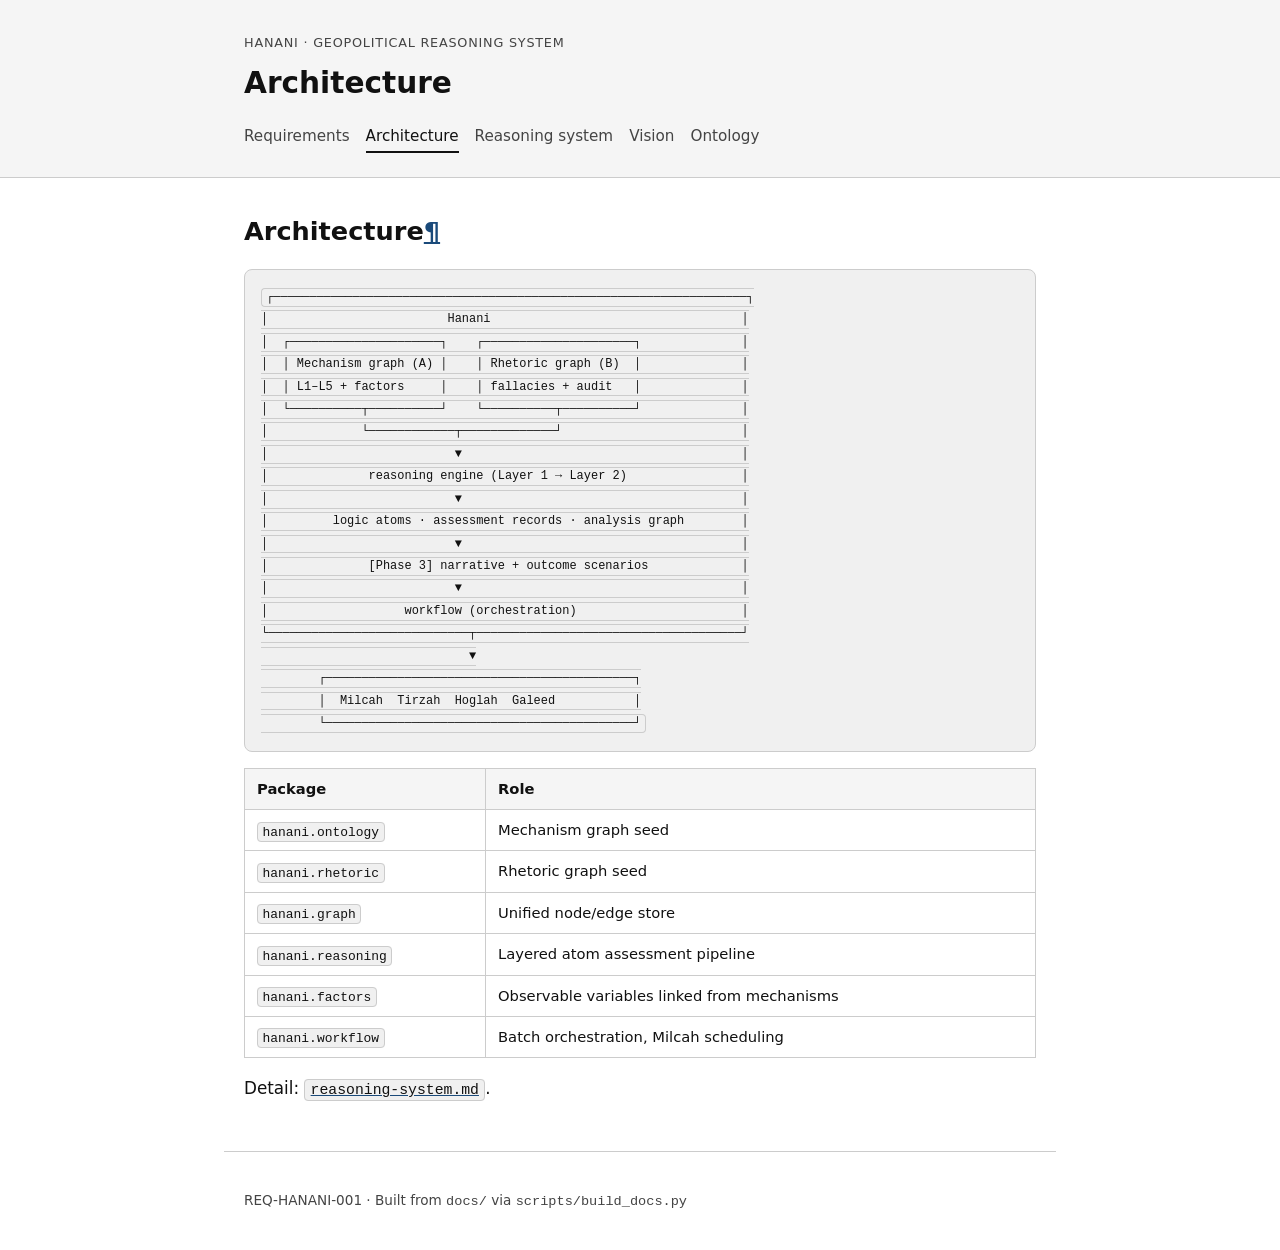
<file: docs/web/architecture.html>
<!DOCTYPE html>
<html lang="en">
<head>
  <meta charset="utf-8">
  <meta name="viewport" content="width=device-width, initial-scale=1">
  <title>Architecture · Hanani</title>
  <link rel="stylesheet" href="style.css">
</head>
<body>
  <header class="site-header">
    <div class="wrap">
      <p class="eyebrow">Hanani · Geopolitical reasoning system</p>
      <h1>Architecture</h1>
      <nav class="nav"><a href="index.html">Requirements</a><a href="architecture.html" class="active">Architecture</a><a href="reasoning-system.html">Reasoning system</a><a href="vision.html">Vision</a><a href="ontology.html">Ontology</a></nav>
    </div>
  </header>
  <main class="wrap content">
    <h1 id="architecture">Architecture<a class="headerlink" href="#architecture" title="Permanent link">&para;</a></h1>
<pre><code>┌──────────────────────────────────────────────────────────────────┐
│                         Hanani                                   │
│  ┌─────────────────────┐    ┌─────────────────────┐              │
│  │ Mechanism graph (A) │    │ Rhetoric graph (B)  │              │
│  │ L1–L5 + factors     │    │ fallacies + audit   │              │
│  └──────────┬──────────┘    └──────────┬──────────┘              │
│             └────────────┬─────────────┘                         │
│                          ▼                                       │
│              reasoning engine (Layer 1 → Layer 2)                │
│                          ▼                                       │
│         logic atoms · assessment records · analysis graph        │
│                          ▼                                       │
│              [Phase 3] narrative + outcome scenarios             │
│                          ▼                                       │
│                   workflow (orchestration)                       │
└────────────────────────────┬─────────────────────────────────────┘
                             ▼
        ┌───────────────────────────────────────────┐
        │  Milcah  Tirzah  Hoglah  Galeed           │
        └───────────────────────────────────────────┘
</code></pre>
<table>
<thead>
<tr>
<th>Package</th>
<th>Role</th>
</tr>
</thead>
<tbody>
<tr>
<td><code>hanani.ontology</code></td>
<td>Mechanism graph seed</td>
</tr>
<tr>
<td><code>hanani.rhetoric</code></td>
<td>Rhetoric graph seed</td>
</tr>
<tr>
<td><code>hanani.graph</code></td>
<td>Unified node/edge store</td>
</tr>
<tr>
<td><code>hanani.reasoning</code></td>
<td>Layered atom assessment pipeline</td>
</tr>
<tr>
<td><code>hanani.factors</code></td>
<td>Observable variables linked from mechanisms</td>
</tr>
<tr>
<td><code>hanani.workflow</code></td>
<td>Batch orchestration, Milcah scheduling</td>
</tr>
</tbody>
</table>
<p>Detail: <a href="reasoning-system.html"><code>reasoning-system.md</code></a>.</p>
  </main>
  <footer class="site-footer wrap">
    <p>REQ-HANANI-001 · Built from <code>docs/</code> via <code>scripts/build_docs.py</code></p>
  </footer>
</body>
</html>
</file>
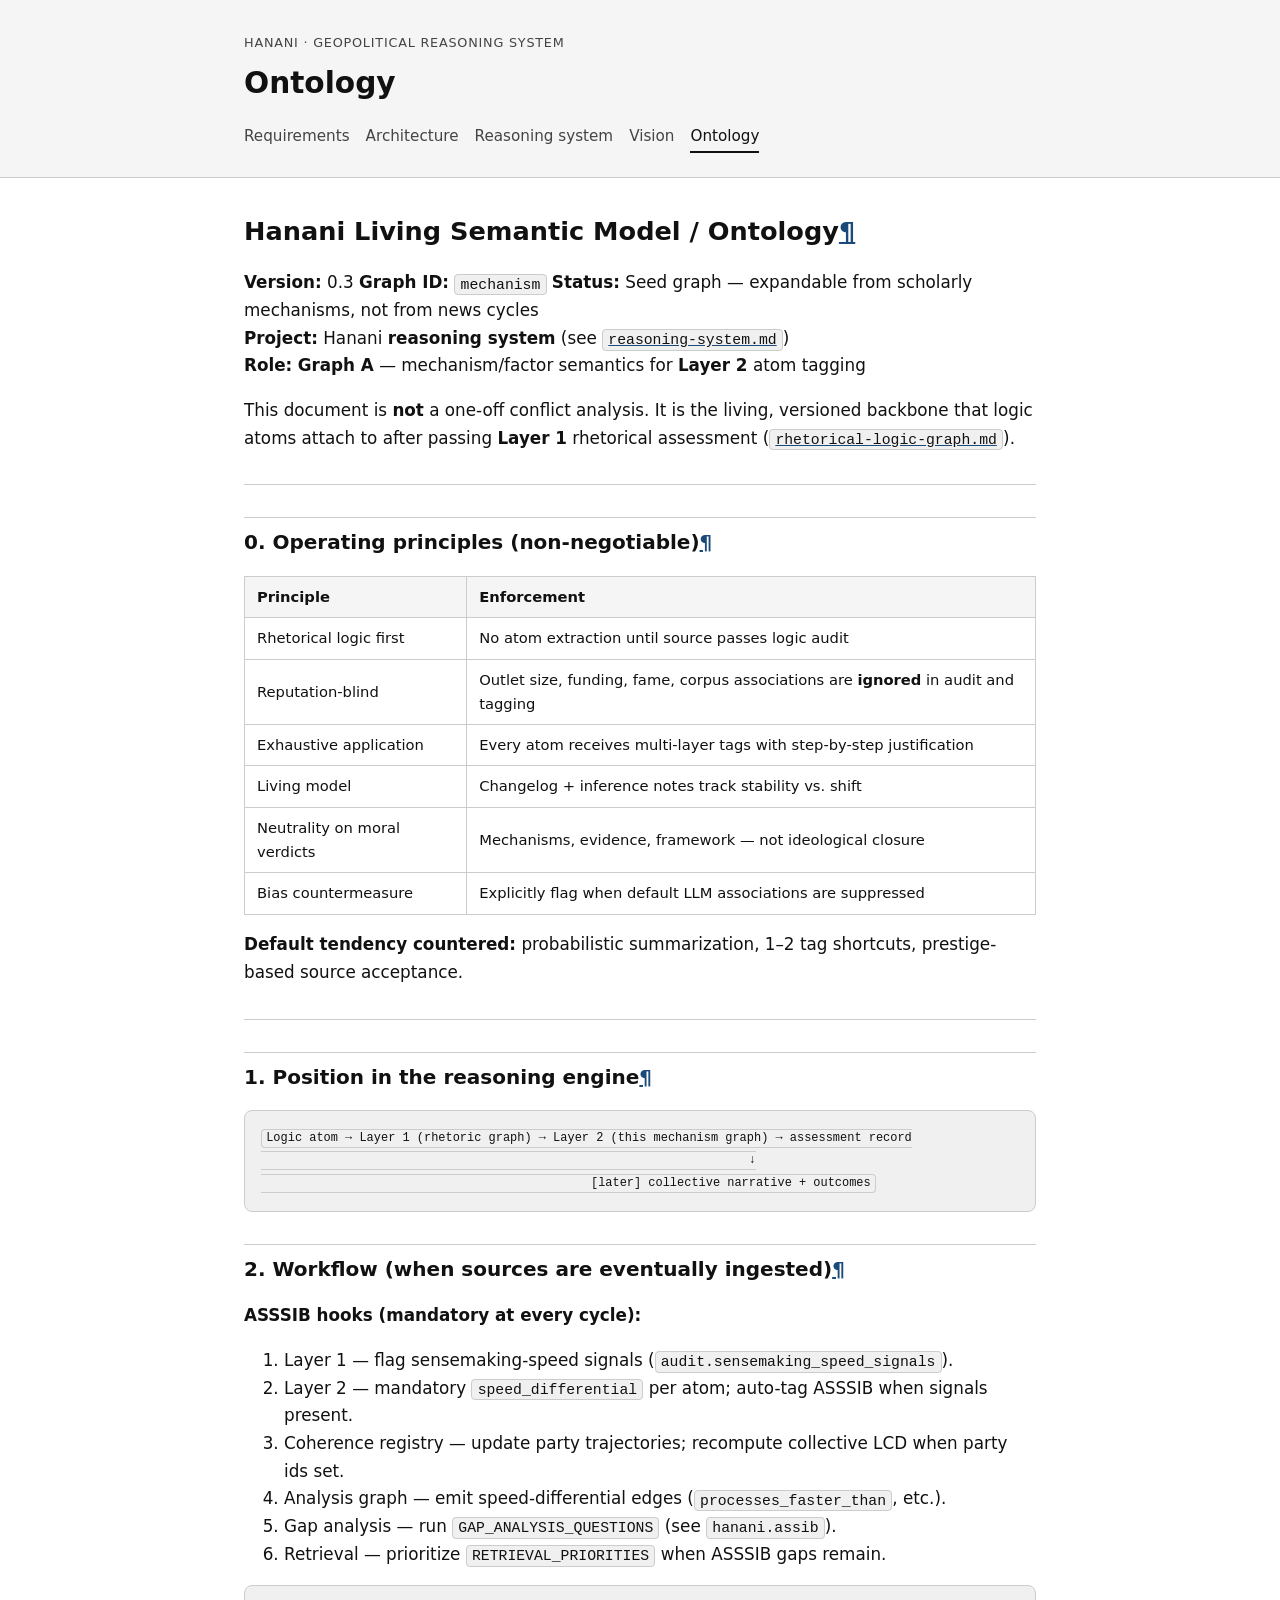
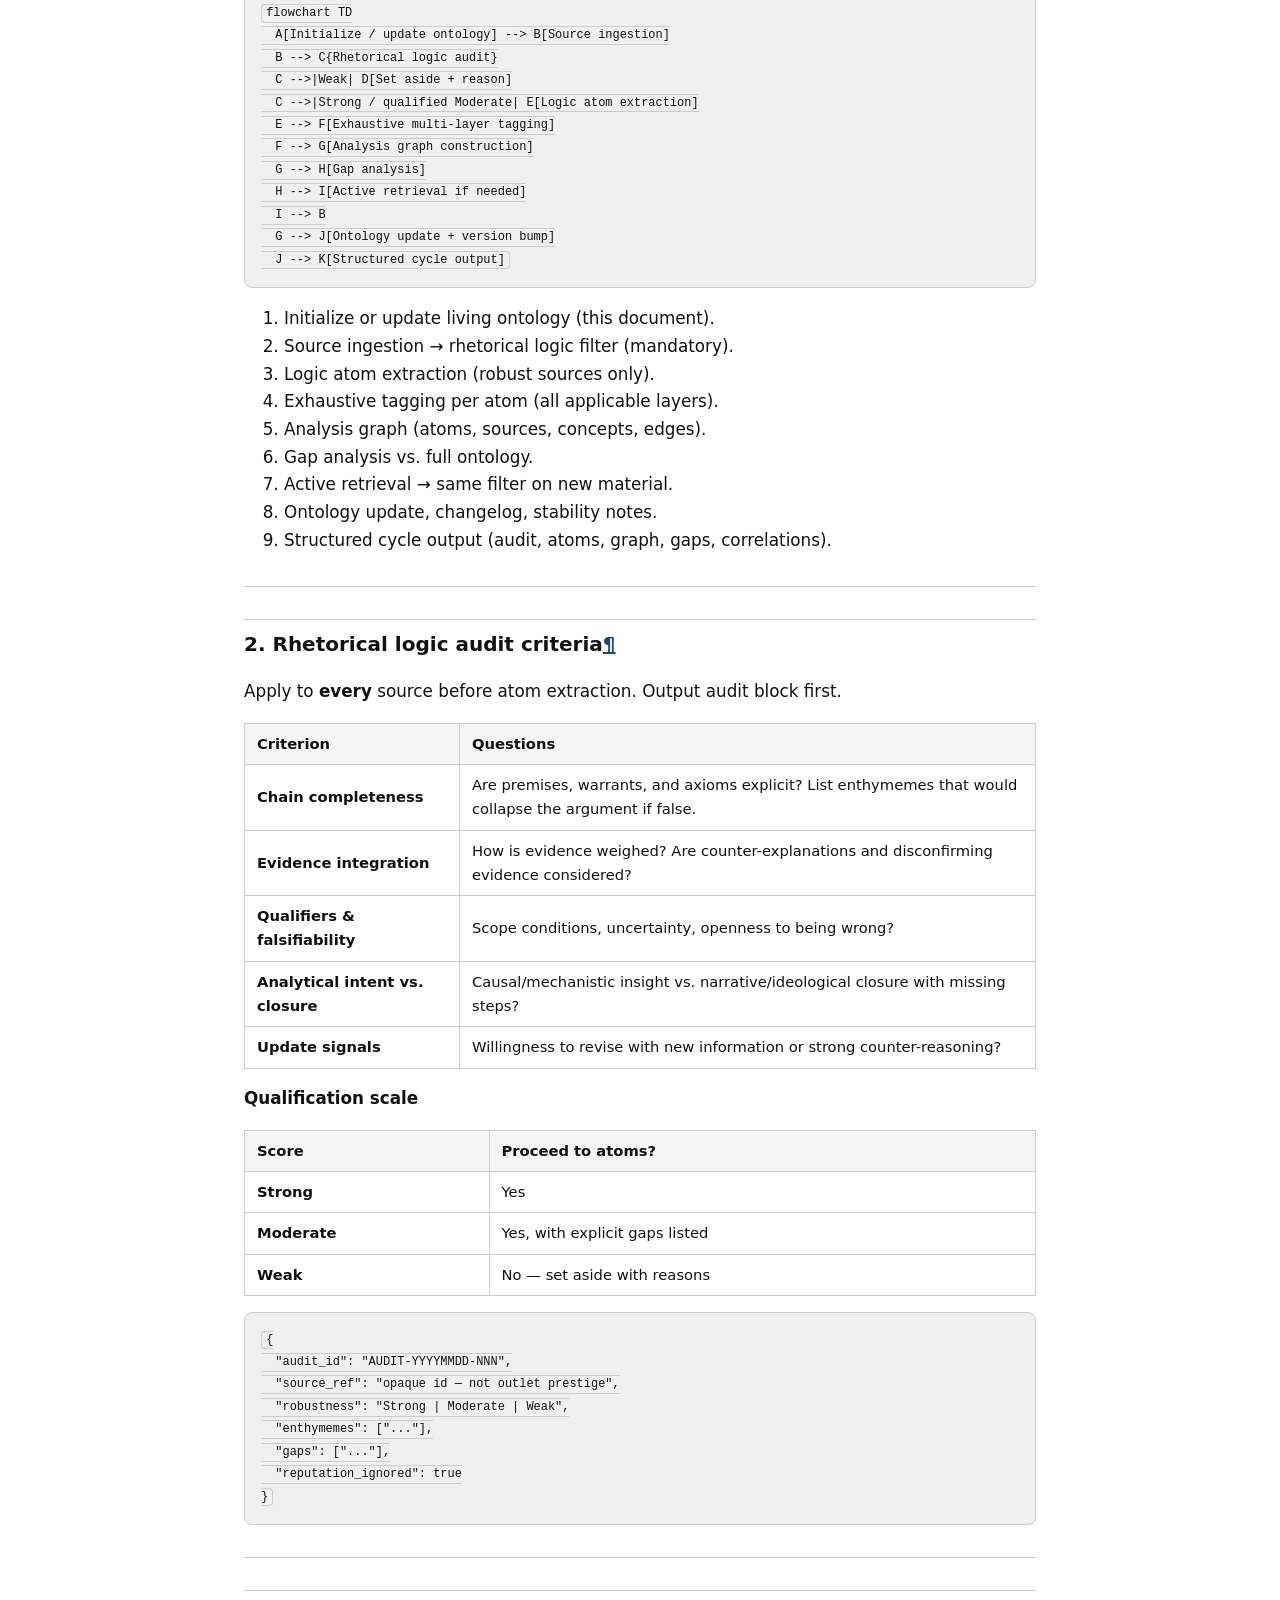
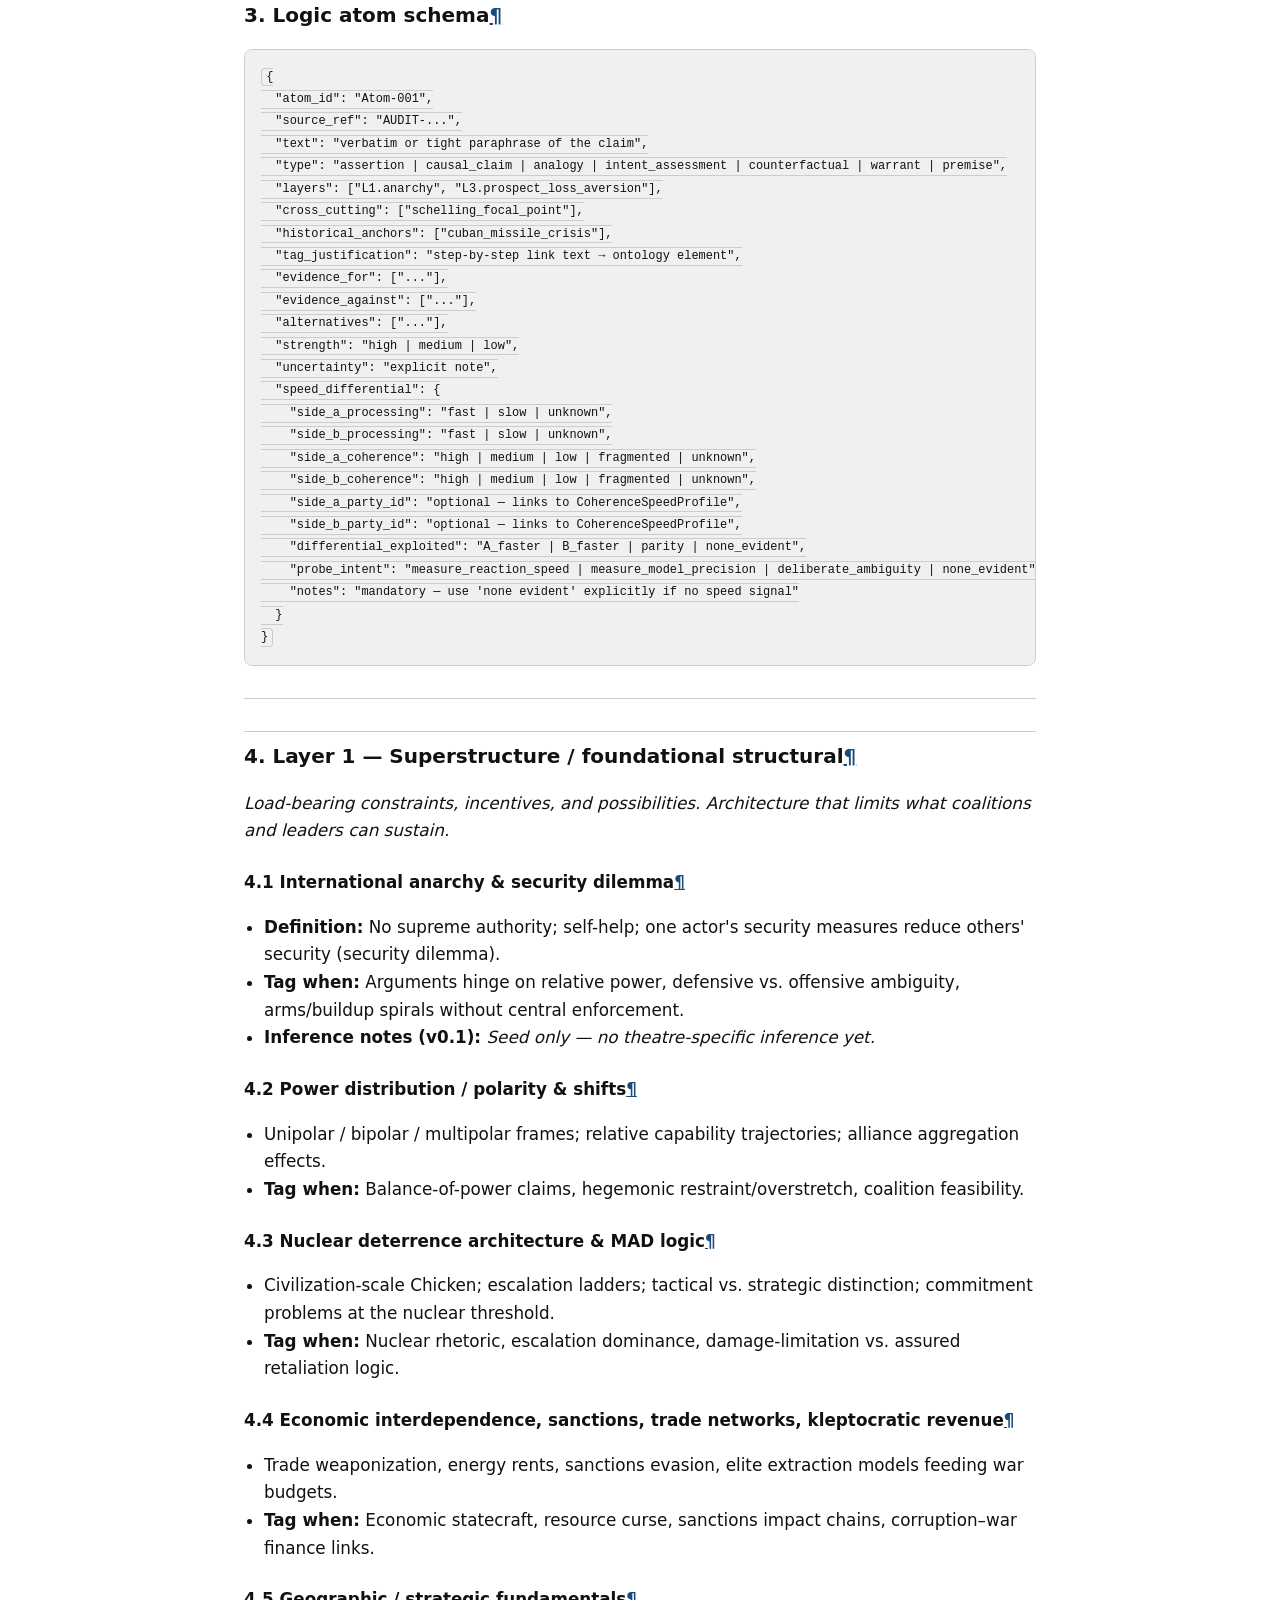
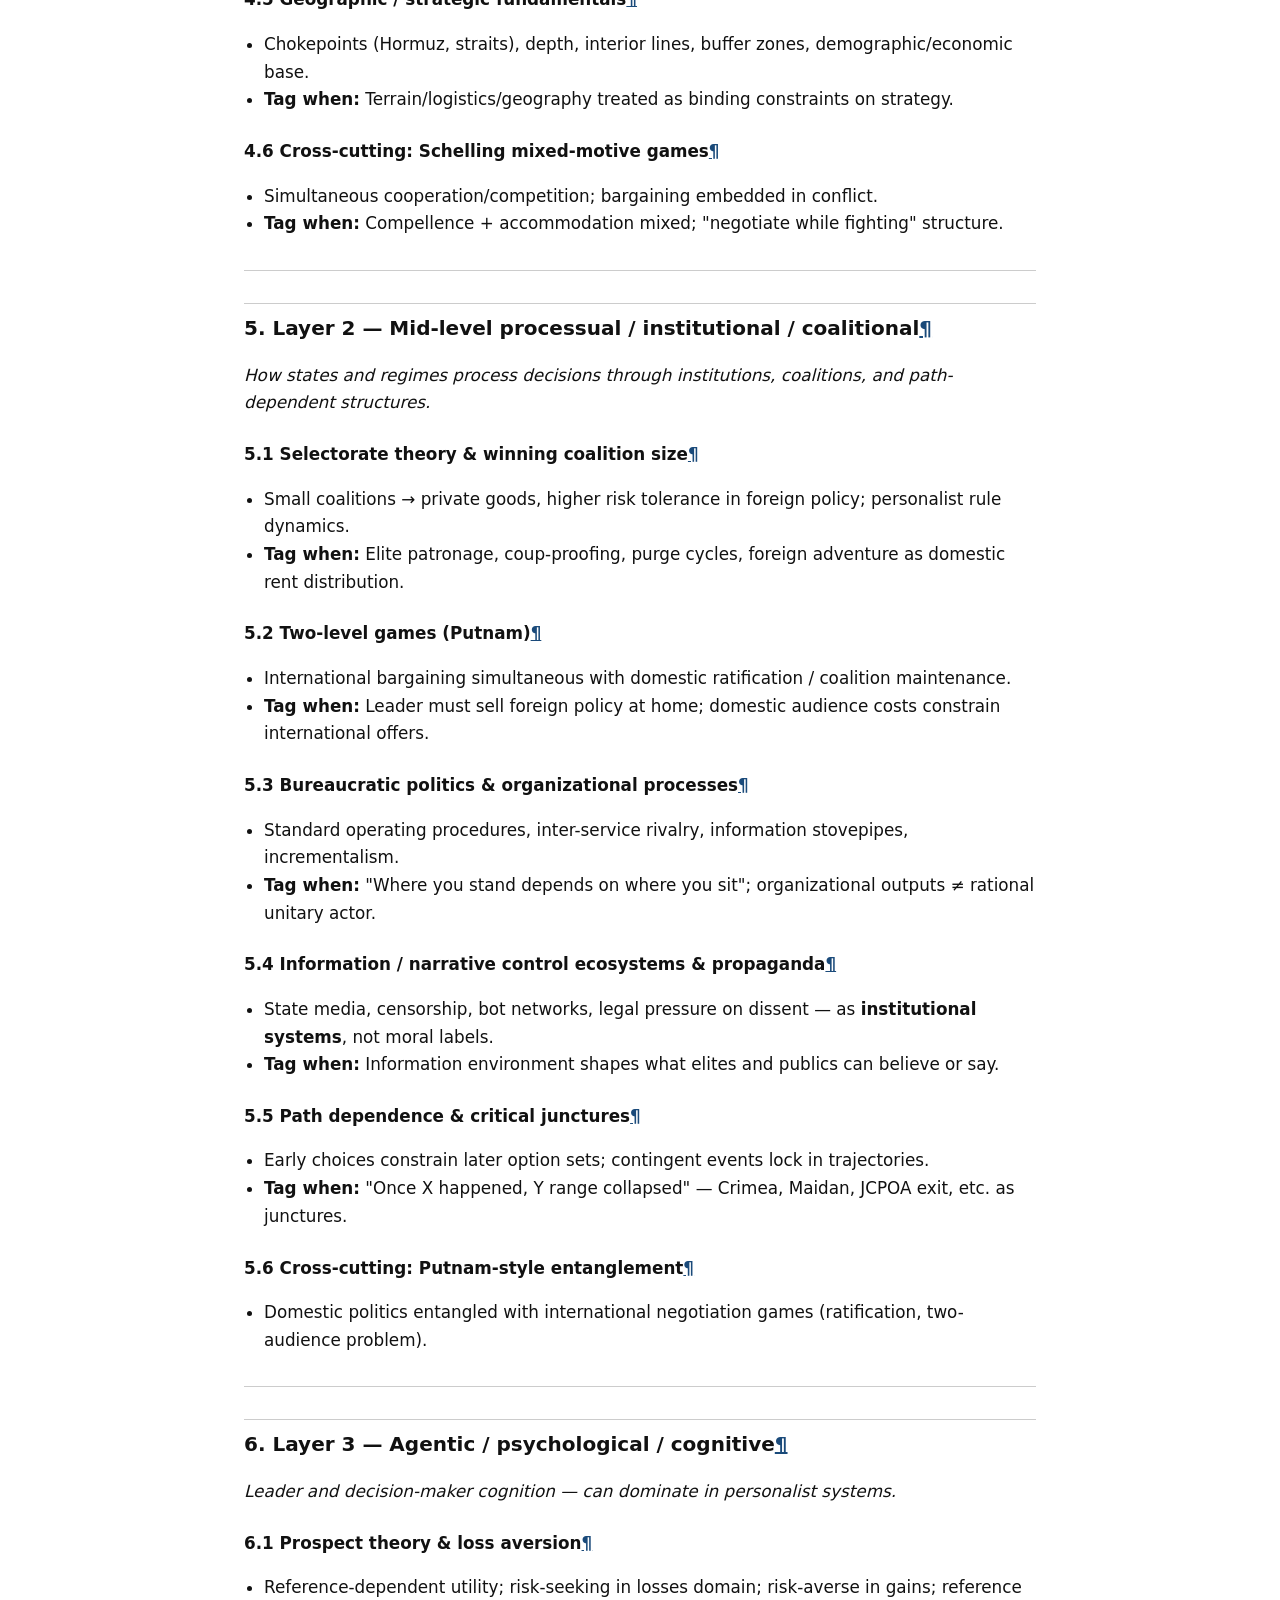
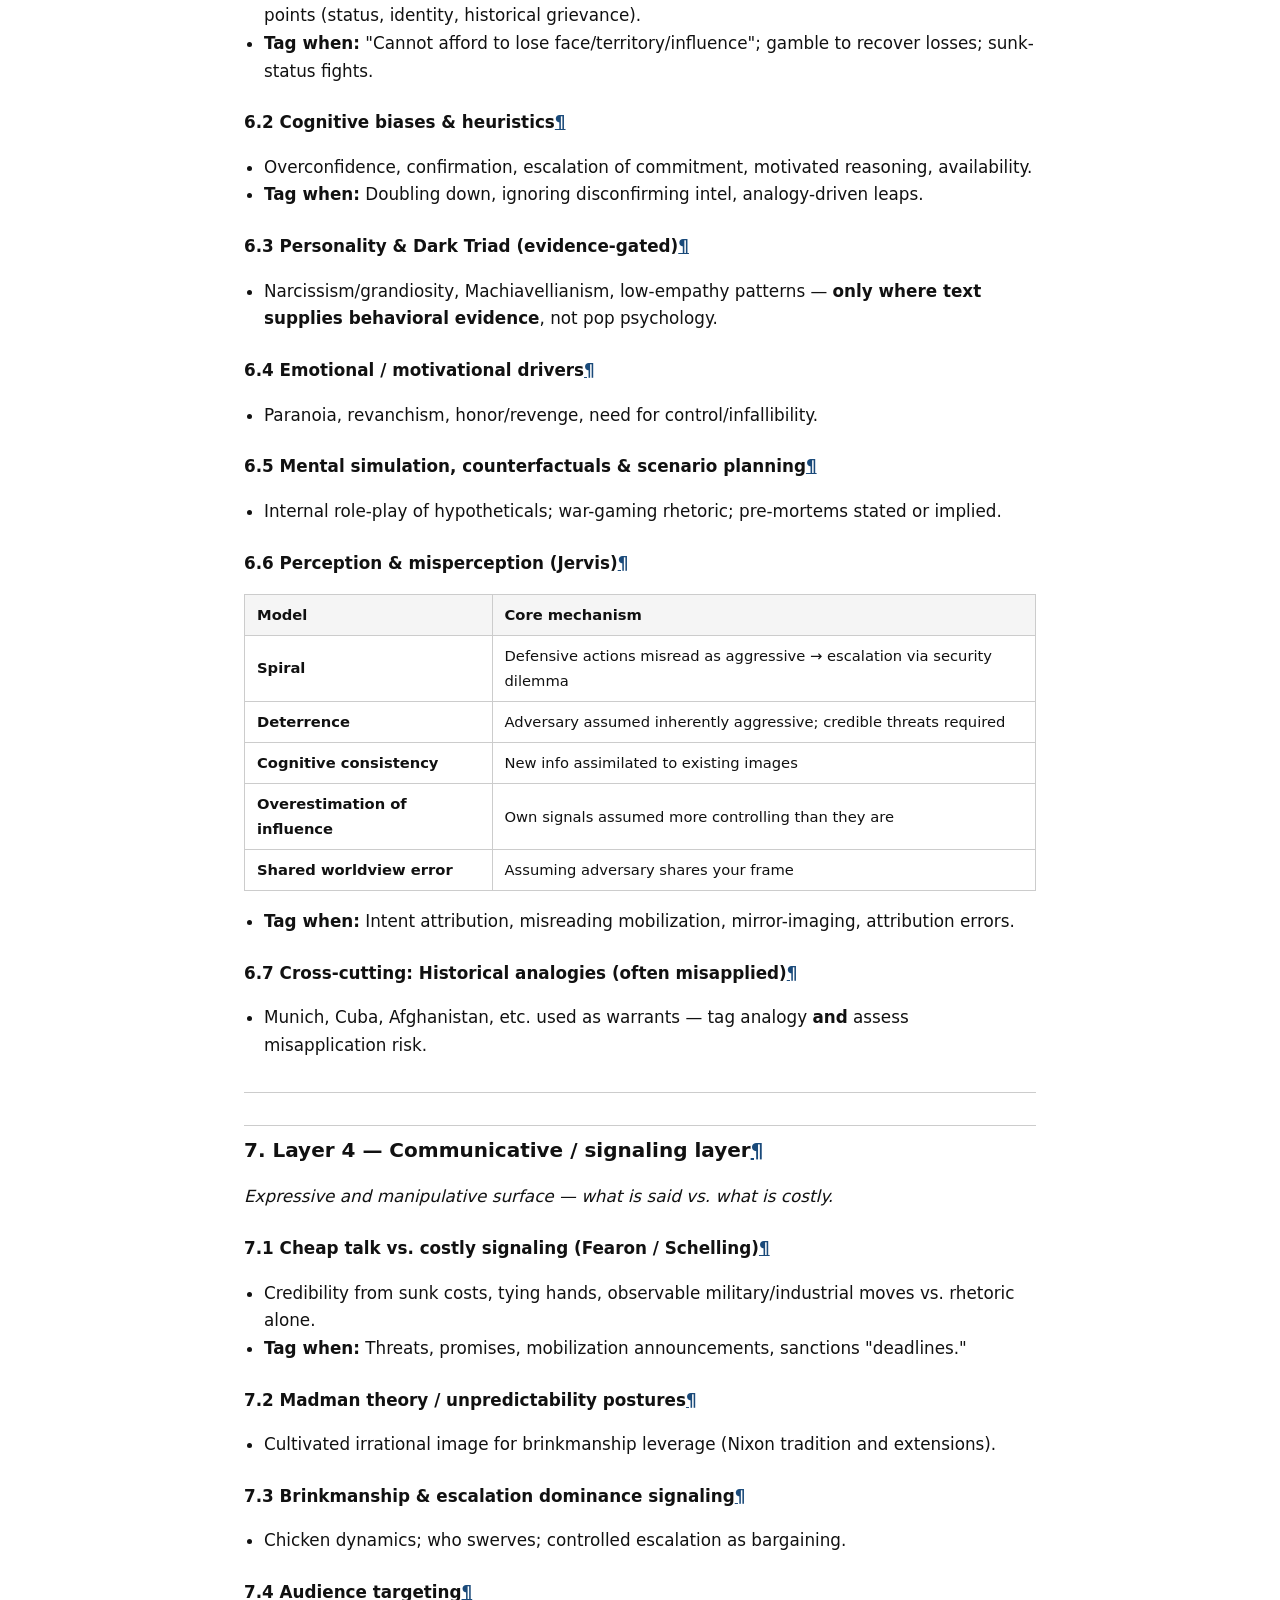
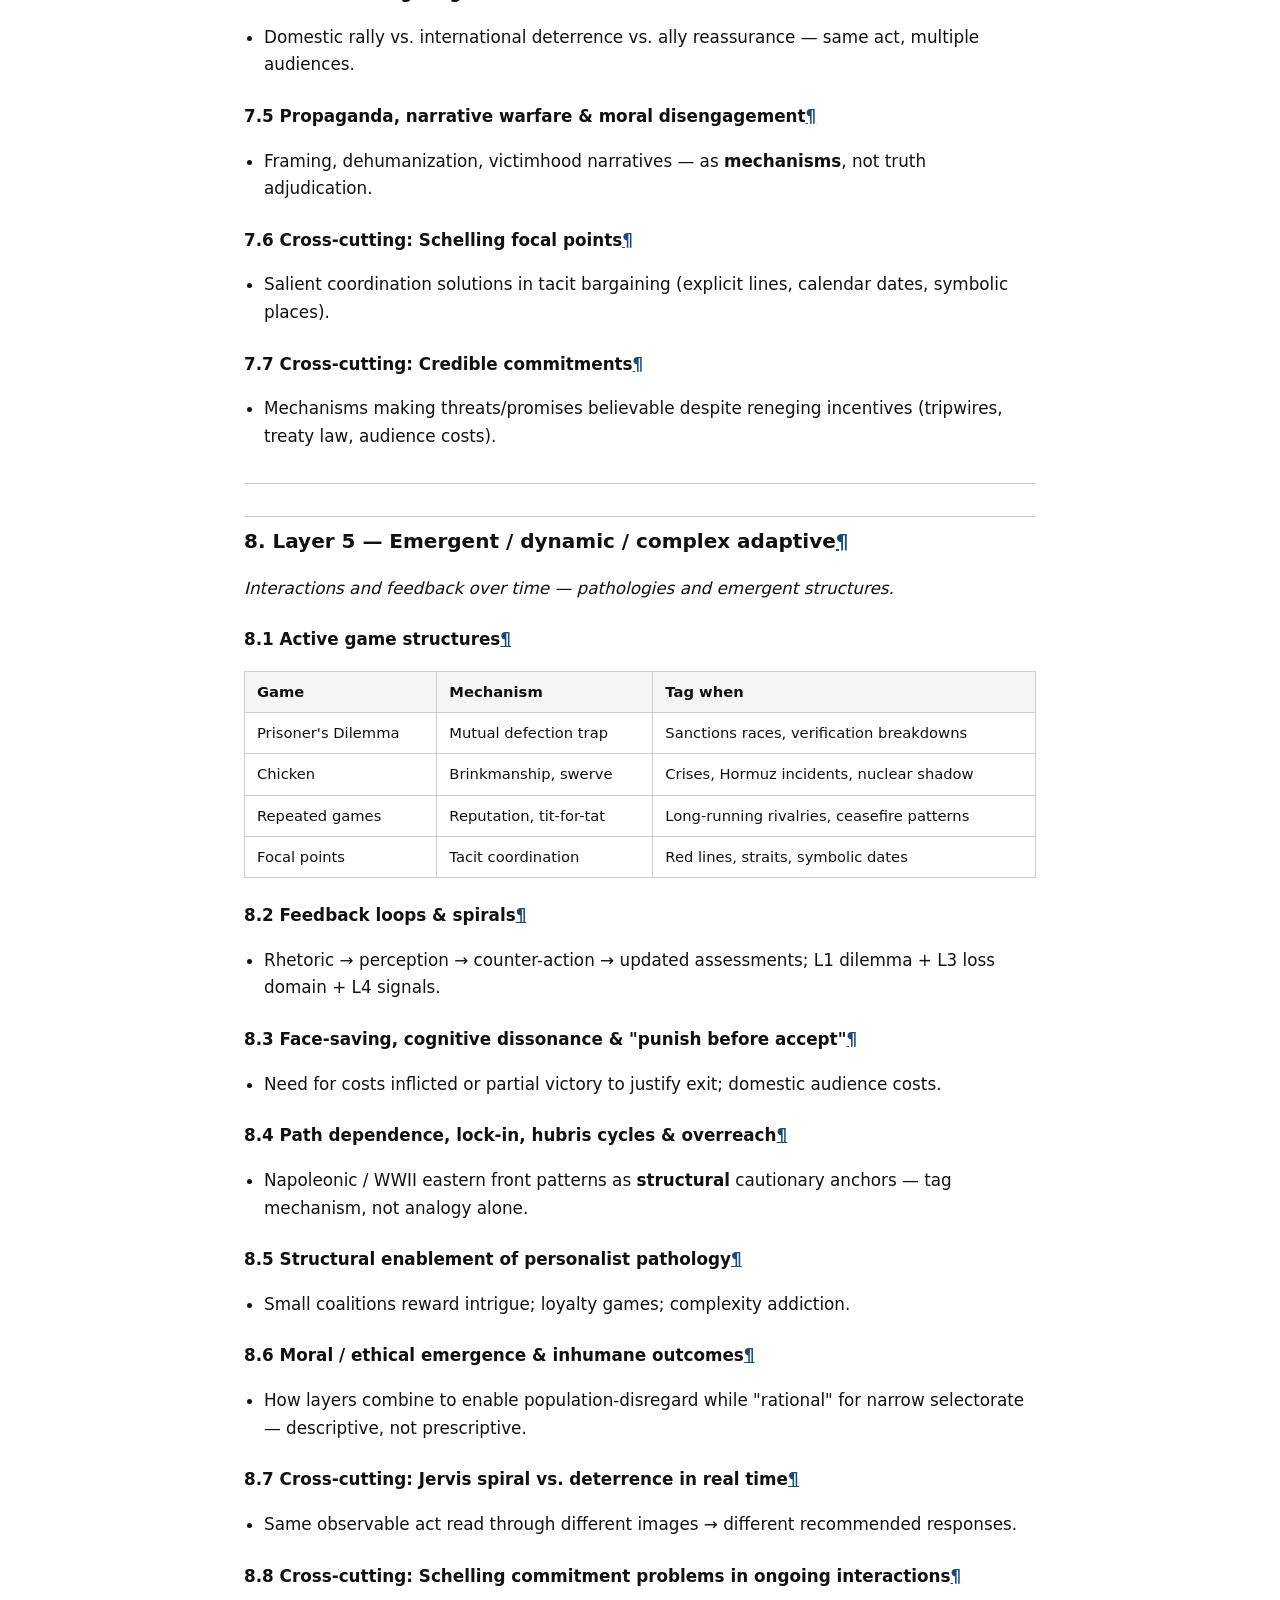
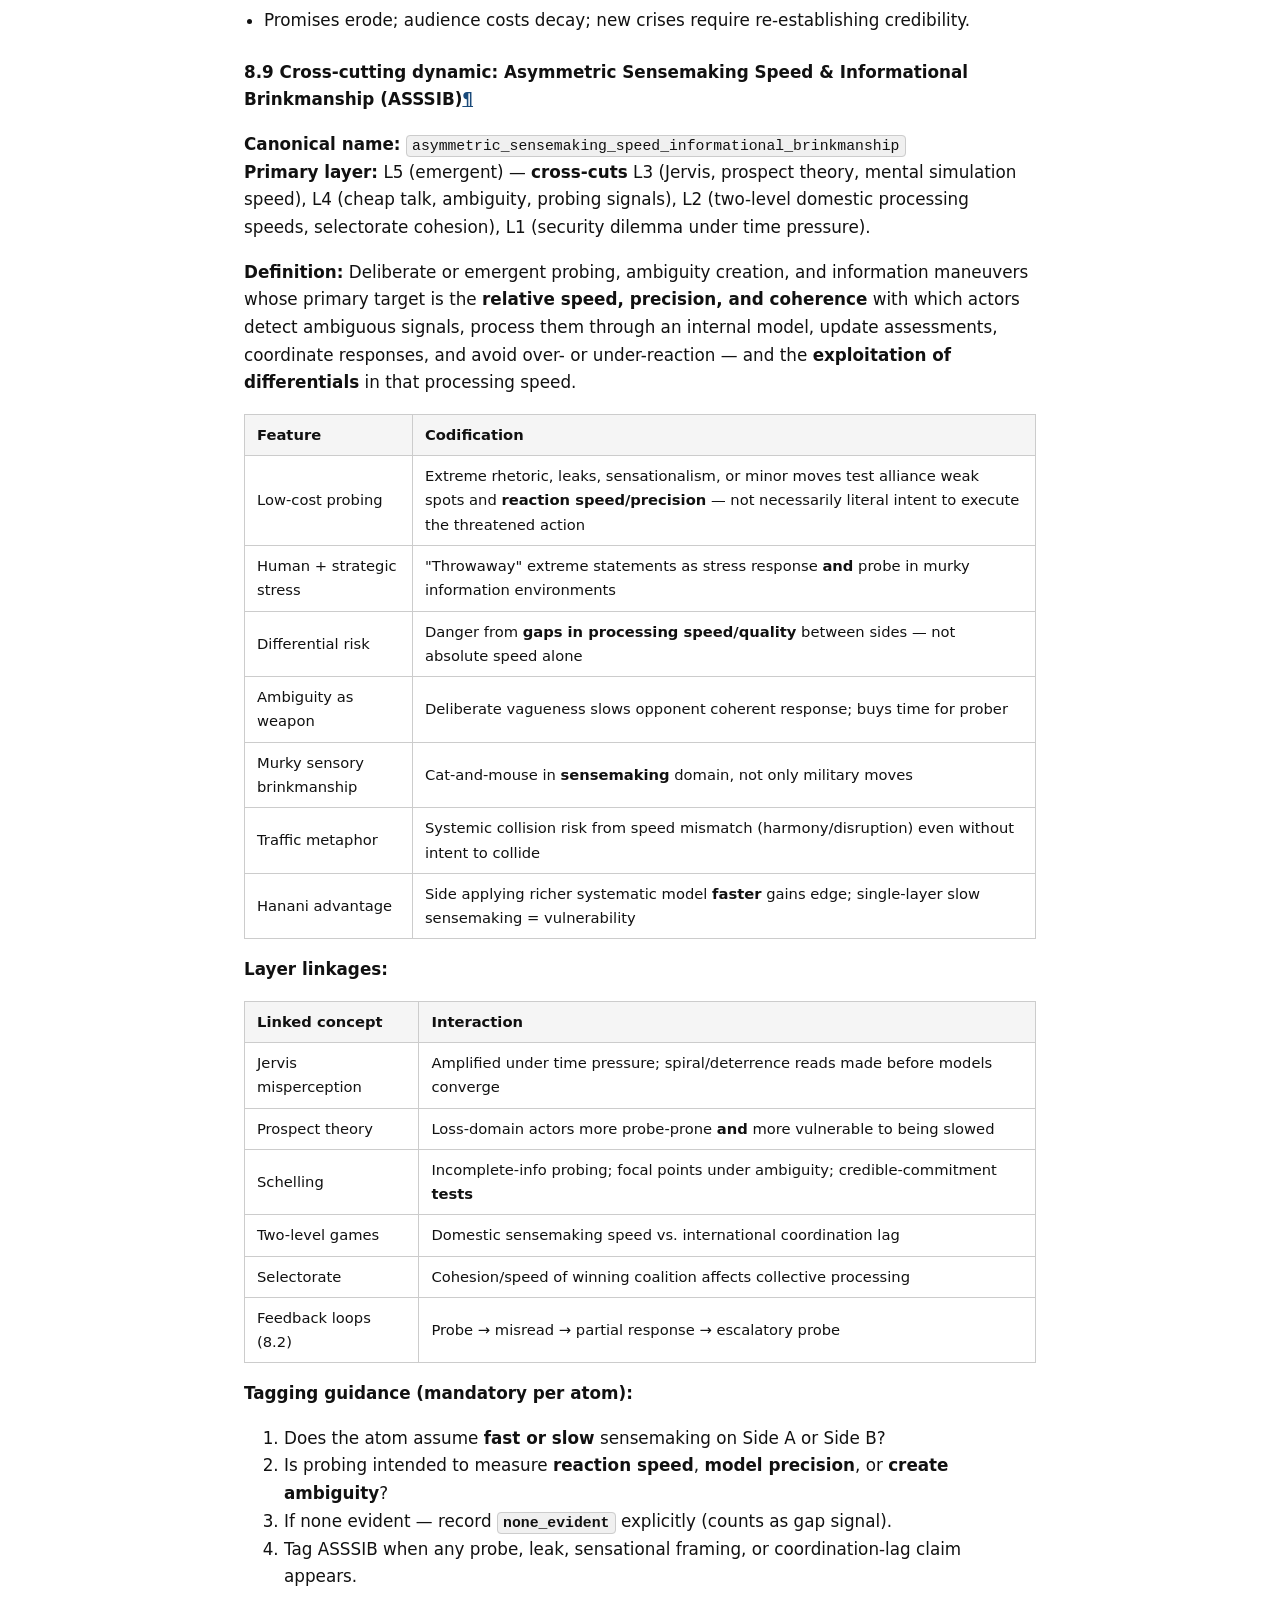
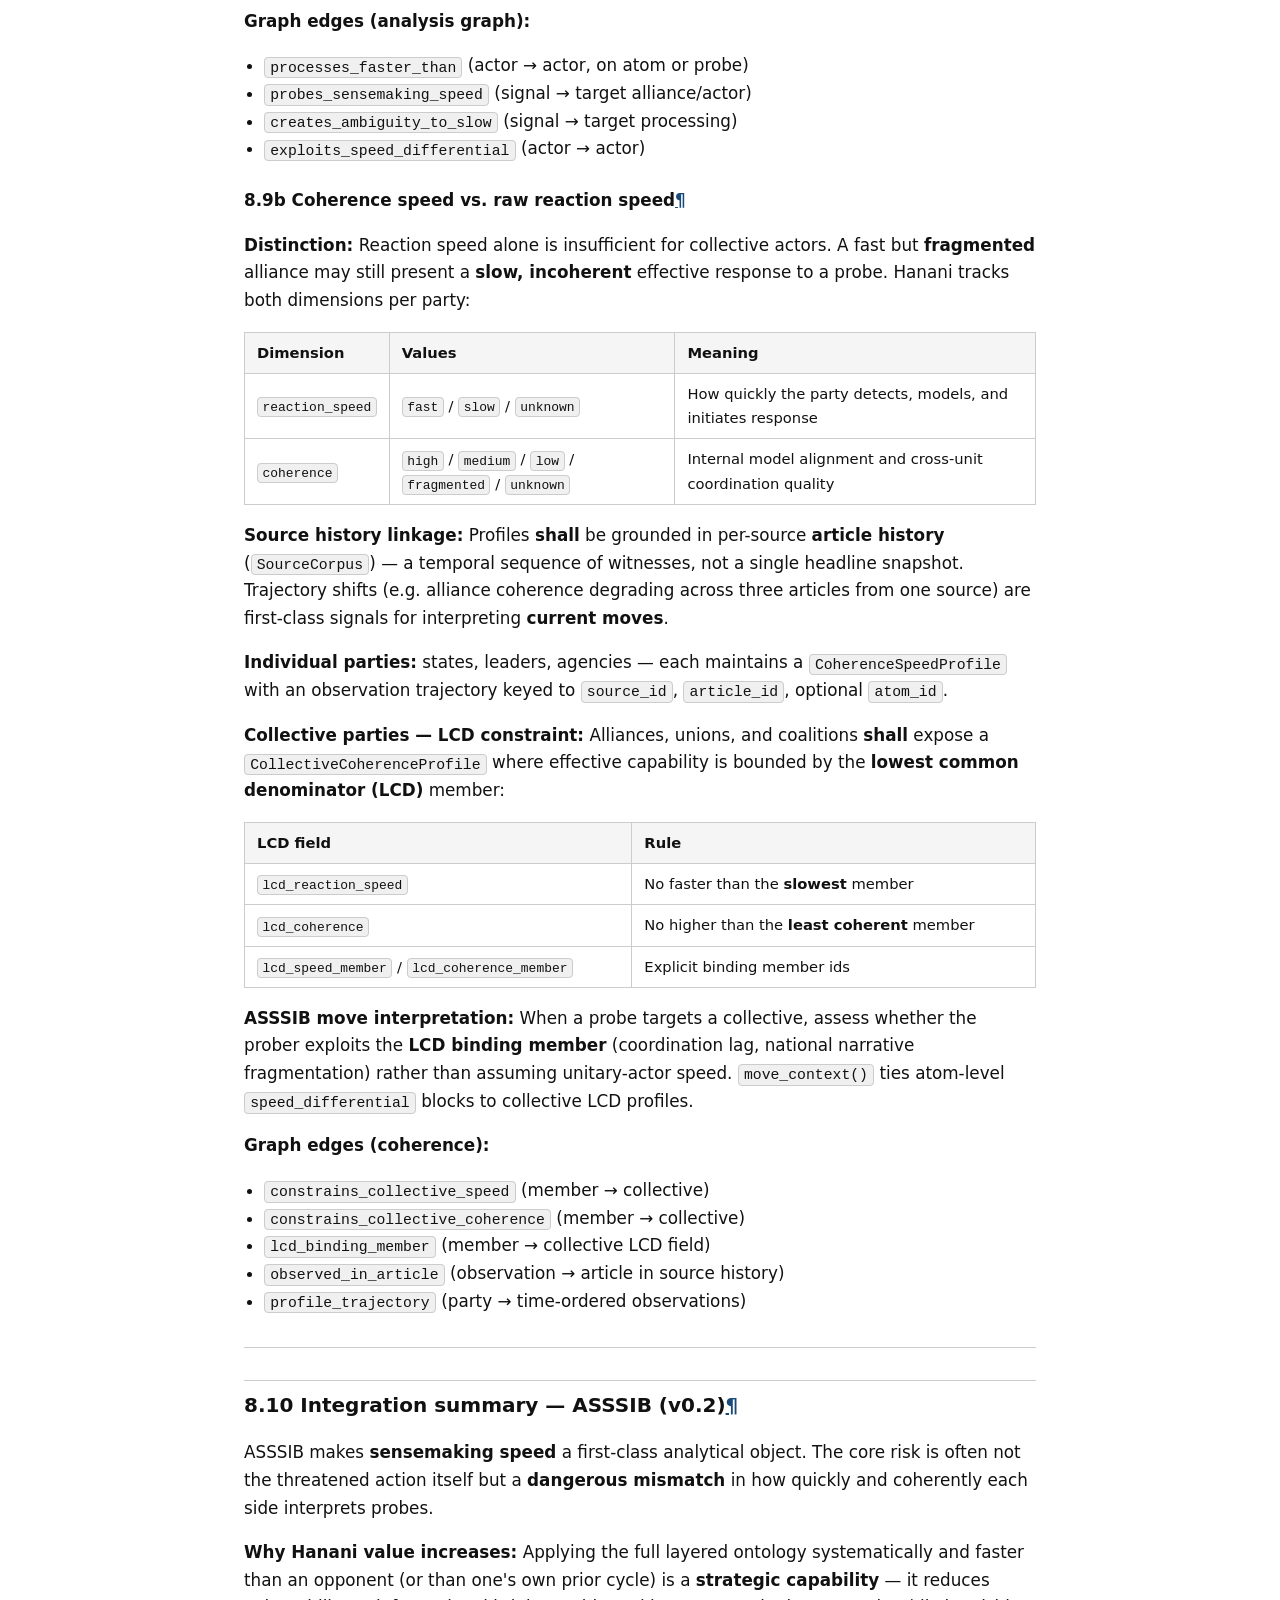
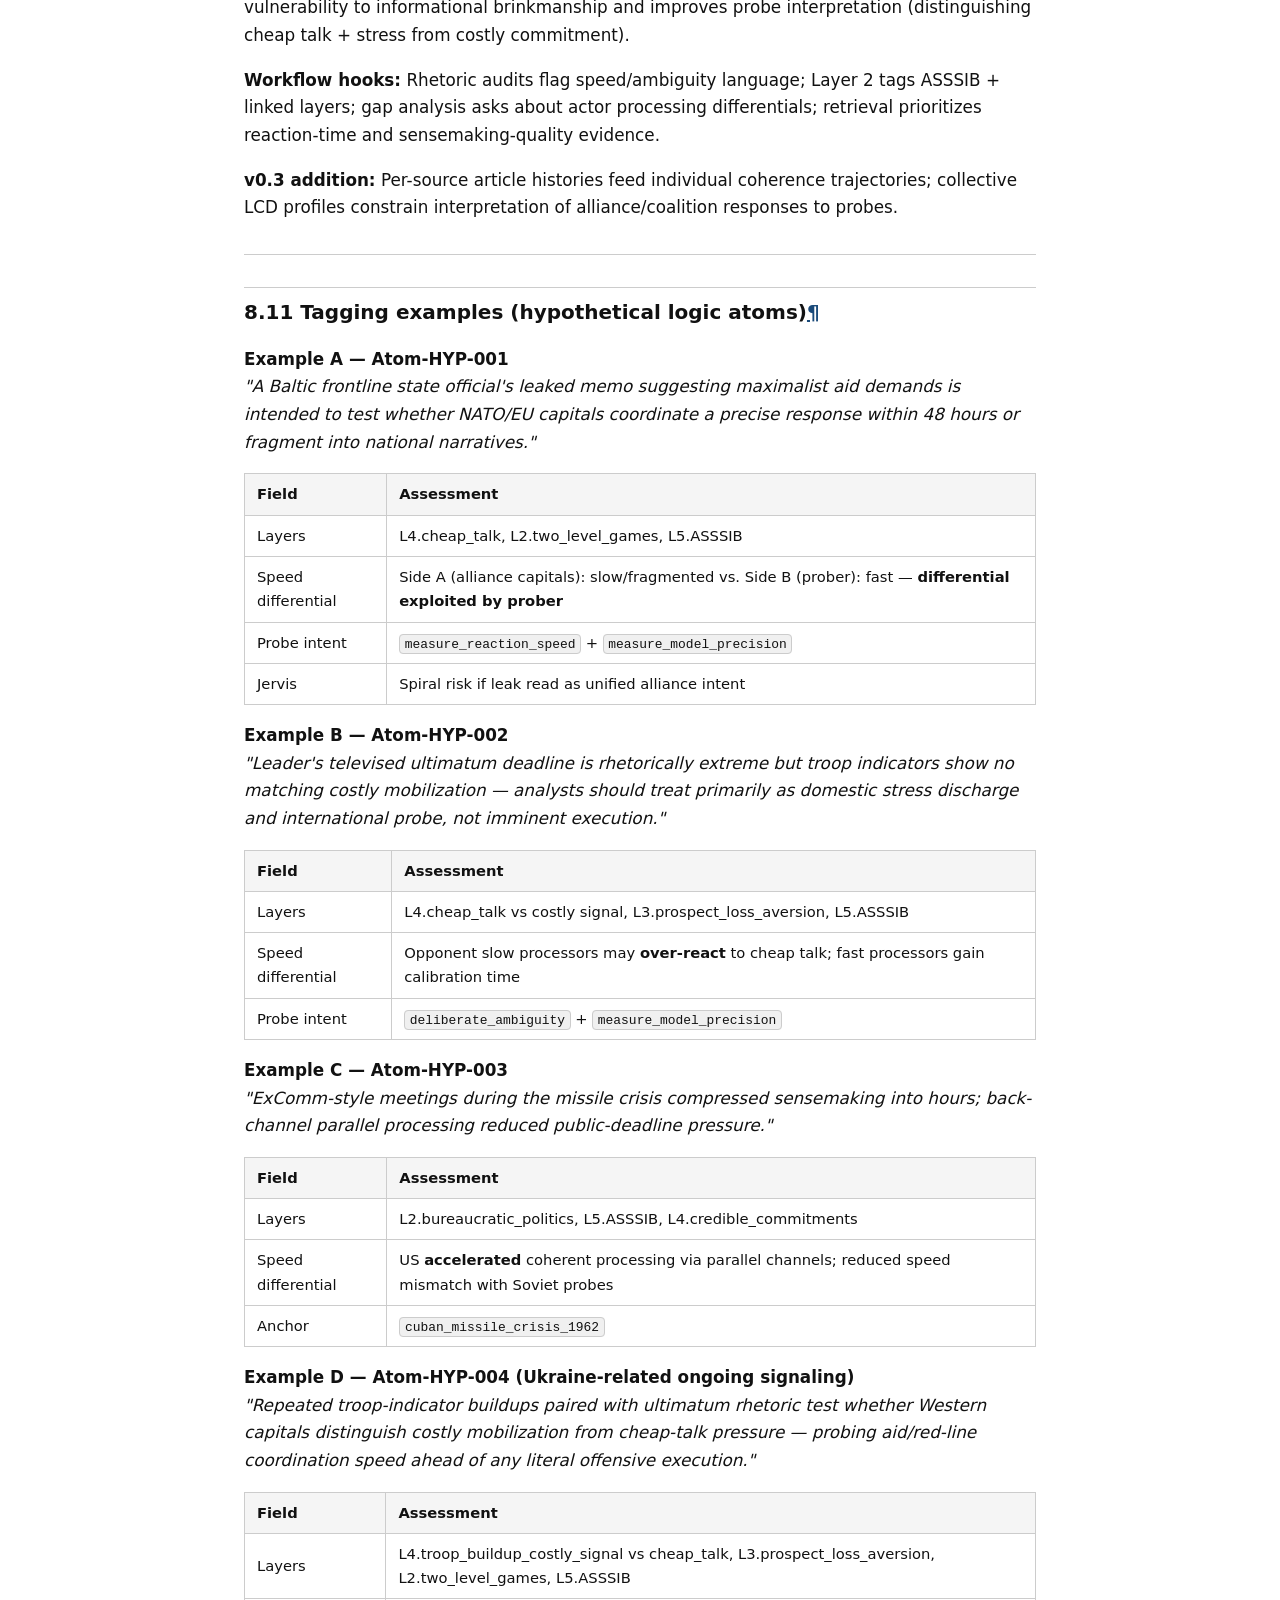
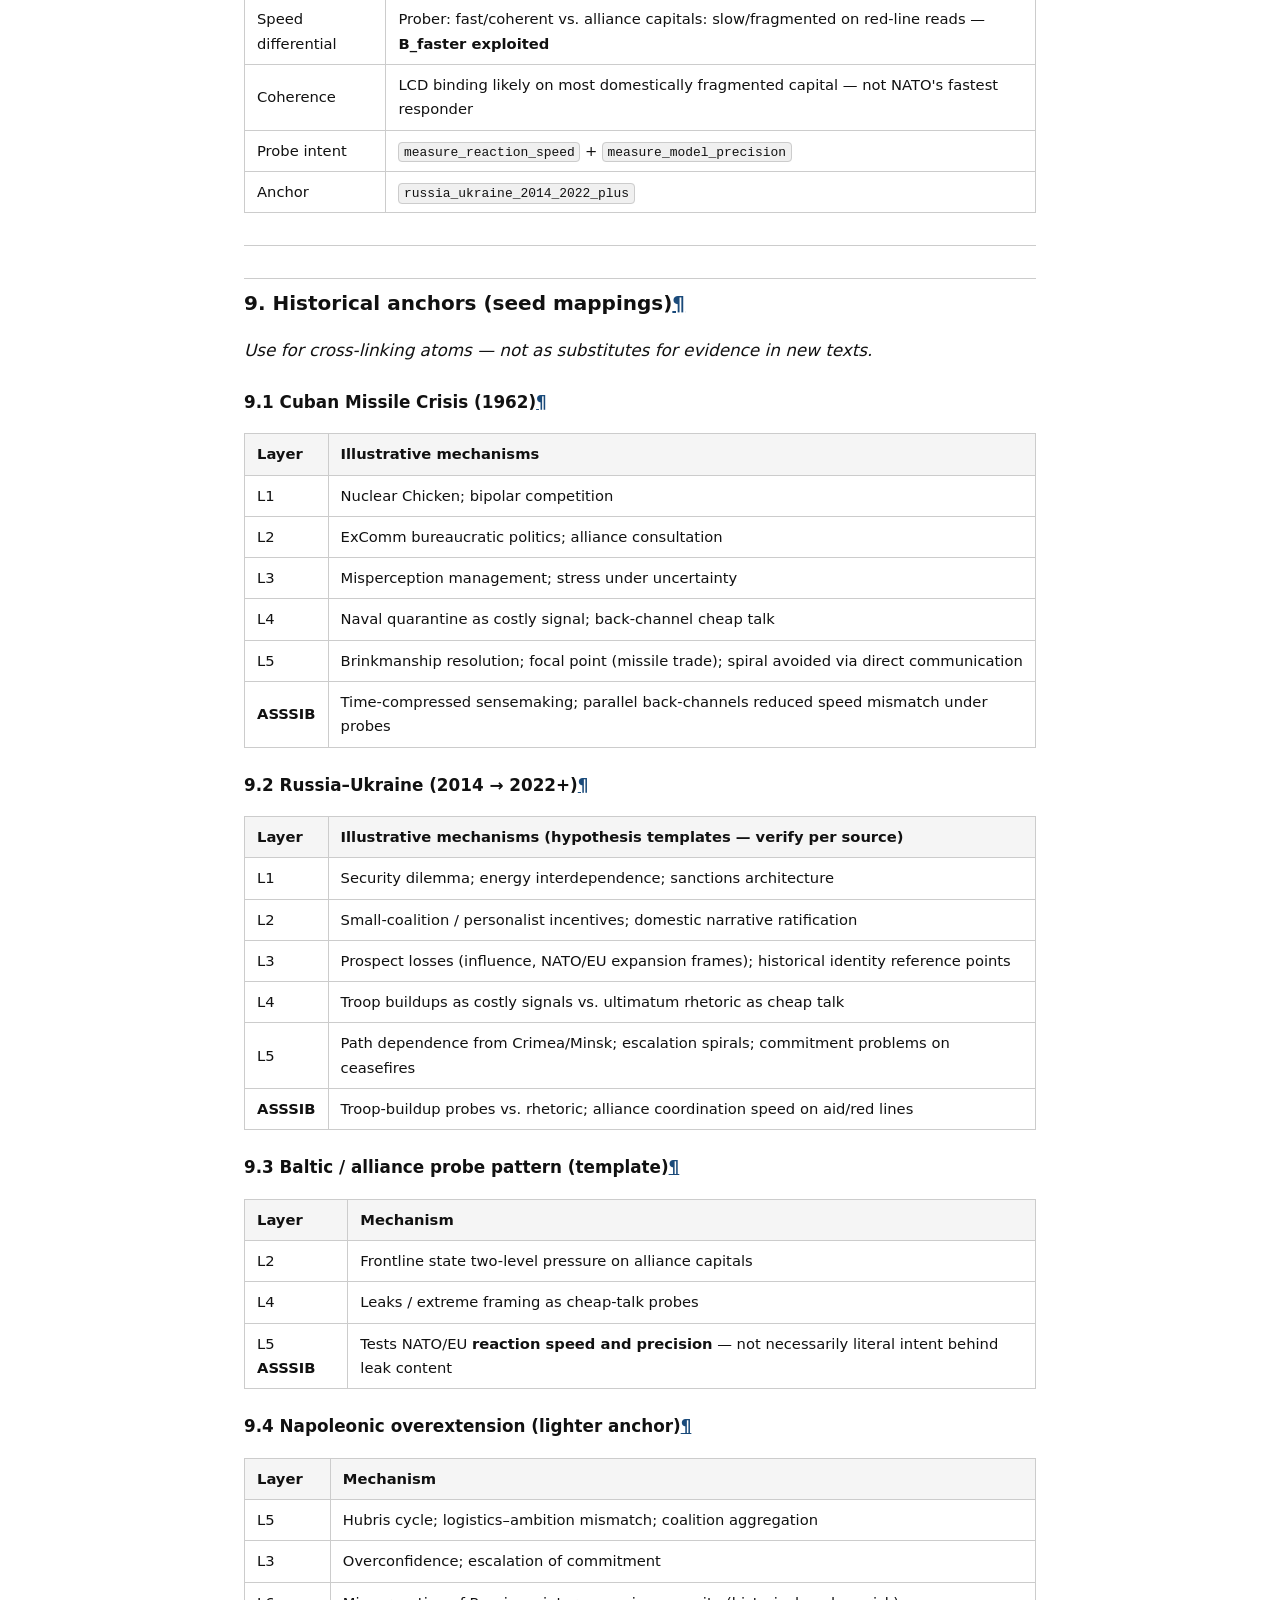
<file: docs/web/ontology.html>
<!DOCTYPE html>
<html lang="en">
<head>
  <meta charset="utf-8">
  <meta name="viewport" content="width=device-width, initial-scale=1">
  <title>Ontology · Hanani</title>
  <link rel="stylesheet" href="style.css">
</head>
<body>
  <header class="site-header">
    <div class="wrap">
      <p class="eyebrow">Hanani · Geopolitical reasoning system</p>
      <h1>Ontology</h1>
      <nav class="nav"><a href="index.html">Requirements</a><a href="architecture.html">Architecture</a><a href="reasoning-system.html">Reasoning system</a><a href="vision.html">Vision</a><a href="ontology.html" class="active">Ontology</a></nav>
    </div>
  </header>
  <main class="wrap content">
    <h1 id="hanani-living-semantic-model-ontology">Hanani Living Semantic Model / Ontology<a class="headerlink" href="#hanani-living-semantic-model-ontology" title="Permanent link">&para;</a></h1>
<p><strong>Version:</strong> 0.3
<strong>Graph ID:</strong> <code>mechanism</code>
<strong>Status:</strong> Seed graph — expandable from scholarly mechanisms, not from news cycles<br />
<strong>Project:</strong> Hanani <strong>reasoning system</strong> (see <a href="../reasoning-system.md"><code>reasoning-system.md</code></a>)<br />
<strong>Role:</strong> <strong>Graph A</strong> — mechanism/factor semantics for <strong>Layer 2</strong> atom tagging  </p>
<p>This document is <strong>not</strong> a one-off conflict analysis. It is the living, versioned
backbone that logic atoms attach to after passing <strong>Layer 1</strong> rhetorical assessment
(<a href="rhetorical-logic-graph.md"><code>rhetorical-logic-graph.md</code></a>).</p>
<hr />
<h2 id="0-operating-principles-non-negotiable">0. Operating principles (non-negotiable)<a class="headerlink" href="#0-operating-principles-non-negotiable" title="Permanent link">&para;</a></h2>
<table>
<thead>
<tr>
<th>Principle</th>
<th>Enforcement</th>
</tr>
</thead>
<tbody>
<tr>
<td>Rhetorical logic first</td>
<td>No atom extraction until source passes logic audit</td>
</tr>
<tr>
<td>Reputation-blind</td>
<td>Outlet size, funding, fame, corpus associations are <strong>ignored</strong> in audit and tagging</td>
</tr>
<tr>
<td>Exhaustive application</td>
<td>Every atom receives multi-layer tags with step-by-step justification</td>
</tr>
<tr>
<td>Living model</td>
<td>Changelog + inference notes track stability vs. shift</td>
</tr>
<tr>
<td>Neutrality on moral verdicts</td>
<td>Mechanisms, evidence, framework — not ideological closure</td>
</tr>
<tr>
<td>Bias countermeasure</td>
<td>Explicitly flag when default LLM associations are suppressed</td>
</tr>
</tbody>
</table>
<p><strong>Default tendency countered:</strong> probabilistic summarization, 1–2 tag shortcuts, prestige-based source acceptance.</p>
<hr />
<h2 id="1-position-in-the-reasoning-engine">1. Position in the reasoning engine<a class="headerlink" href="#1-position-in-the-reasoning-engine" title="Permanent link">&para;</a></h2>
<pre><code>Logic atom → Layer 1 (rhetoric graph) → Layer 2 (this mechanism graph) → assessment record
                                                                    ↓
                                              [later] collective narrative + outcomes
</code></pre>
<h2 id="2-workflow-when-sources-are-eventually-ingested">2. Workflow (when sources are eventually ingested)<a class="headerlink" href="#2-workflow-when-sources-are-eventually-ingested" title="Permanent link">&para;</a></h2>
<p><strong>ASSSIB hooks (mandatory at every cycle):</strong></p>
<ol>
<li>Layer 1 — flag sensemaking-speed signals (<code>audit.sensemaking_speed_signals</code>).</li>
<li>Layer 2 — mandatory <code>speed_differential</code> per atom; auto-tag ASSSIB when signals present.</li>
<li>Coherence registry — update party trajectories; recompute collective LCD when party ids set.</li>
<li>Analysis graph — emit speed-differential edges (<code>processes_faster_than</code>, etc.).</li>
<li>Gap analysis — run <code>GAP_ANALYSIS_QUESTIONS</code> (see <code>hanani.assib</code>).</li>
<li>Retrieval — prioritize <code>RETRIEVAL_PRIORITIES</code> when ASSSIB gaps remain.</li>
</ol>
<pre><code class="language-mermaid">flowchart TD
  A[Initialize / update ontology] --&gt; B[Source ingestion]
  B --&gt; C{Rhetorical logic audit}
  C --&gt;|Weak| D[Set aside + reason]
  C --&gt;|Strong / qualified Moderate| E[Logic atom extraction]
  E --&gt; F[Exhaustive multi-layer tagging]
  F --&gt; G[Analysis graph construction]
  G --&gt; H[Gap analysis]
  H --&gt; I[Active retrieval if needed]
  I --&gt; B
  G --&gt; J[Ontology update + version bump]
  J --&gt; K[Structured cycle output]
</code></pre>
<ol>
<li>Initialize or update living ontology (this document).</li>
<li>Source ingestion → rhetorical logic filter (mandatory).</li>
<li>Logic atom extraction (robust sources only).</li>
<li>Exhaustive tagging per atom (all applicable layers).</li>
<li>Analysis graph (atoms, sources, concepts, edges).</li>
<li>Gap analysis vs. full ontology.</li>
<li>Active retrieval → same filter on new material.</li>
<li>Ontology update, changelog, stability notes.</li>
<li>Structured cycle output (audit, atoms, graph, gaps, correlations).</li>
</ol>
<hr />
<h2 id="2-rhetorical-logic-audit-criteria">2. Rhetorical logic audit criteria<a class="headerlink" href="#2-rhetorical-logic-audit-criteria" title="Permanent link">&para;</a></h2>
<p>Apply to <strong>every</strong> source before atom extraction. Output audit block first.</p>
<table>
<thead>
<tr>
<th>Criterion</th>
<th>Questions</th>
</tr>
</thead>
<tbody>
<tr>
<td><strong>Chain completeness</strong></td>
<td>Are premises, warrants, and axioms explicit? List enthymemes that would collapse the argument if false.</td>
</tr>
<tr>
<td><strong>Evidence integration</strong></td>
<td>How is evidence weighed? Are counter-explanations and disconfirming evidence considered?</td>
</tr>
<tr>
<td><strong>Qualifiers &amp; falsifiability</strong></td>
<td>Scope conditions, uncertainty, openness to being wrong?</td>
</tr>
<tr>
<td><strong>Analytical intent vs. closure</strong></td>
<td>Causal/mechanistic insight vs. narrative/ideological closure with missing steps?</td>
</tr>
<tr>
<td><strong>Update signals</strong></td>
<td>Willingness to revise with new information or strong counter-reasoning?</td>
</tr>
</tbody>
</table>
<p><strong>Qualification scale</strong></p>
<table>
<thead>
<tr>
<th>Score</th>
<th>Proceed to atoms?</th>
</tr>
</thead>
<tbody>
<tr>
<td><strong>Strong</strong></td>
<td>Yes</td>
</tr>
<tr>
<td><strong>Moderate</strong></td>
<td>Yes, with explicit gaps listed</td>
</tr>
<tr>
<td><strong>Weak</strong></td>
<td>No — set aside with reasons</td>
</tr>
</tbody>
</table>
<pre><code class="language-json">{
  &quot;audit_id&quot;: &quot;AUDIT-YYYYMMDD-NNN&quot;,
  &quot;source_ref&quot;: &quot;opaque id — not outlet prestige&quot;,
  &quot;robustness&quot;: &quot;Strong | Moderate | Weak&quot;,
  &quot;enthymemes&quot;: [&quot;...&quot;],
  &quot;gaps&quot;: [&quot;...&quot;],
  &quot;reputation_ignored&quot;: true
}
</code></pre>
<hr />
<h2 id="3-logic-atom-schema">3. Logic atom schema<a class="headerlink" href="#3-logic-atom-schema" title="Permanent link">&para;</a></h2>
<pre><code class="language-json">{
  &quot;atom_id&quot;: &quot;Atom-001&quot;,
  &quot;source_ref&quot;: &quot;AUDIT-...&quot;,
  &quot;text&quot;: &quot;verbatim or tight paraphrase of the claim&quot;,
  &quot;type&quot;: &quot;assertion | causal_claim | analogy | intent_assessment | counterfactual | warrant | premise&quot;,
  &quot;layers&quot;: [&quot;L1.anarchy&quot;, &quot;L3.prospect_loss_aversion&quot;],
  &quot;cross_cutting&quot;: [&quot;schelling_focal_point&quot;],
  &quot;historical_anchors&quot;: [&quot;cuban_missile_crisis&quot;],
  &quot;tag_justification&quot;: &quot;step-by-step link text → ontology element&quot;,
  &quot;evidence_for&quot;: [&quot;...&quot;],
  &quot;evidence_against&quot;: [&quot;...&quot;],
  &quot;alternatives&quot;: [&quot;...&quot;],
  &quot;strength&quot;: &quot;high | medium | low&quot;,
  &quot;uncertainty&quot;: &quot;explicit note&quot;,
  &quot;speed_differential&quot;: {
    &quot;side_a_processing&quot;: &quot;fast | slow | unknown&quot;,
    &quot;side_b_processing&quot;: &quot;fast | slow | unknown&quot;,
    &quot;side_a_coherence&quot;: &quot;high | medium | low | fragmented | unknown&quot;,
    &quot;side_b_coherence&quot;: &quot;high | medium | low | fragmented | unknown&quot;,
    &quot;side_a_party_id&quot;: &quot;optional — links to CoherenceSpeedProfile&quot;,
    &quot;side_b_party_id&quot;: &quot;optional — links to CoherenceSpeedProfile&quot;,
    &quot;differential_exploited&quot;: &quot;A_faster | B_faster | parity | none_evident&quot;,
    &quot;probe_intent&quot;: &quot;measure_reaction_speed | measure_model_precision | deliberate_ambiguity | none_evident&quot;,
    &quot;notes&quot;: &quot;mandatory — use 'none evident' explicitly if no speed signal&quot;
  }
}
</code></pre>
<hr />
<h2 id="4-layer-1-superstructure-foundational-structural">4. Layer 1 — Superstructure / foundational structural<a class="headerlink" href="#4-layer-1-superstructure-foundational-structural" title="Permanent link">&para;</a></h2>
<p><em>Load-bearing constraints, incentives, and possibilities. Architecture that limits what coalitions and leaders can sustain.</em></p>
<h3 id="41-international-anarchy-security-dilemma">4.1 International anarchy &amp; security dilemma<a class="headerlink" href="#41-international-anarchy-security-dilemma" title="Permanent link">&para;</a></h3>
<ul>
<li><strong>Definition:</strong> No supreme authority; self-help; one actor's security measures reduce others' security (security dilemma).</li>
<li><strong>Tag when:</strong> Arguments hinge on relative power, defensive vs. offensive ambiguity, arms/buildup spirals without central enforcement.</li>
<li><strong>Inference notes (v0.1):</strong> <em>Seed only — no theatre-specific inference yet.</em></li>
</ul>
<h3 id="42-power-distribution-polarity-shifts">4.2 Power distribution / polarity &amp; shifts<a class="headerlink" href="#42-power-distribution-polarity-shifts" title="Permanent link">&para;</a></h3>
<ul>
<li>Unipolar / bipolar / multipolar frames; relative capability trajectories; alliance aggregation effects.</li>
<li><strong>Tag when:</strong> Balance-of-power claims, hegemonic restraint/overstretch, coalition feasibility.</li>
</ul>
<h3 id="43-nuclear-deterrence-architecture-mad-logic">4.3 Nuclear deterrence architecture &amp; MAD logic<a class="headerlink" href="#43-nuclear-deterrence-architecture-mad-logic" title="Permanent link">&para;</a></h3>
<ul>
<li>Civilization-scale Chicken; escalation ladders; tactical vs. strategic distinction; commitment problems at the nuclear threshold.</li>
<li><strong>Tag when:</strong> Nuclear rhetoric, escalation dominance, damage-limitation vs. assured retaliation logic.</li>
</ul>
<h3 id="44-economic-interdependence-sanctions-trade-networks-kleptocratic-revenue">4.4 Economic interdependence, sanctions, trade networks, kleptocratic revenue<a class="headerlink" href="#44-economic-interdependence-sanctions-trade-networks-kleptocratic-revenue" title="Permanent link">&para;</a></h3>
<ul>
<li>Trade weaponization, energy rents, sanctions evasion, elite extraction models feeding war budgets.</li>
<li><strong>Tag when:</strong> Economic statecraft, resource curse, sanctions impact chains, corruption–war finance links.</li>
</ul>
<h3 id="45-geographic-strategic-fundamentals">4.5 Geographic / strategic fundamentals<a class="headerlink" href="#45-geographic-strategic-fundamentals" title="Permanent link">&para;</a></h3>
<ul>
<li>Chokepoints (Hormuz, straits), depth, interior lines, buffer zones, demographic/economic base.</li>
<li><strong>Tag when:</strong> Terrain/logistics/geography treated as binding constraints on strategy.</li>
</ul>
<h3 id="46-cross-cutting-schelling-mixed-motive-games">4.6 Cross-cutting: Schelling mixed-motive games<a class="headerlink" href="#46-cross-cutting-schelling-mixed-motive-games" title="Permanent link">&para;</a></h3>
<ul>
<li>Simultaneous cooperation/competition; bargaining embedded in conflict.</li>
<li><strong>Tag when:</strong> Compellence + accommodation mixed; "negotiate while fighting" structure.</li>
</ul>
<hr />
<h2 id="5-layer-2-mid-level-processual-institutional-coalitional">5. Layer 2 — Mid-level processual / institutional / coalitional<a class="headerlink" href="#5-layer-2-mid-level-processual-institutional-coalitional" title="Permanent link">&para;</a></h2>
<p><em>How states and regimes process decisions through institutions, coalitions, and path-dependent structures.</em></p>
<h3 id="51-selectorate-theory-winning-coalition-size">5.1 Selectorate theory &amp; winning coalition size<a class="headerlink" href="#51-selectorate-theory-winning-coalition-size" title="Permanent link">&para;</a></h3>
<ul>
<li>Small coalitions → private goods, higher risk tolerance in foreign policy; personalist rule dynamics.</li>
<li><strong>Tag when:</strong> Elite patronage, coup-proofing, purge cycles, foreign adventure as domestic rent distribution.</li>
</ul>
<h3 id="52-two-level-games-putnam">5.2 Two-level games (Putnam)<a class="headerlink" href="#52-two-level-games-putnam" title="Permanent link">&para;</a></h3>
<ul>
<li>International bargaining simultaneous with domestic ratification / coalition maintenance.</li>
<li><strong>Tag when:</strong> Leader must sell foreign policy at home; domestic audience costs constrain international offers.</li>
</ul>
<h3 id="53-bureaucratic-politics-organizational-processes">5.3 Bureaucratic politics &amp; organizational processes<a class="headerlink" href="#53-bureaucratic-politics-organizational-processes" title="Permanent link">&para;</a></h3>
<ul>
<li>Standard operating procedures, inter-service rivalry, information stovepipes, incrementalism.</li>
<li><strong>Tag when:</strong> "Where you stand depends on where you sit"; organizational outputs ≠ rational unitary actor.</li>
</ul>
<h3 id="54-information-narrative-control-ecosystems-propaganda">5.4 Information / narrative control ecosystems &amp; propaganda<a class="headerlink" href="#54-information-narrative-control-ecosystems-propaganda" title="Permanent link">&para;</a></h3>
<ul>
<li>State media, censorship, bot networks, legal pressure on dissent — as <strong>institutional systems</strong>, not moral labels.</li>
<li><strong>Tag when:</strong> Information environment shapes what elites and publics can believe or say.</li>
</ul>
<h3 id="55-path-dependence-critical-junctures">5.5 Path dependence &amp; critical junctures<a class="headerlink" href="#55-path-dependence-critical-junctures" title="Permanent link">&para;</a></h3>
<ul>
<li>Early choices constrain later option sets; contingent events lock in trajectories.</li>
<li><strong>Tag when:</strong> "Once X happened, Y range collapsed" — Crimea, Maidan, JCPOA exit, etc. as junctures.</li>
</ul>
<h3 id="56-cross-cutting-putnam-style-entanglement">5.6 Cross-cutting: Putnam-style entanglement<a class="headerlink" href="#56-cross-cutting-putnam-style-entanglement" title="Permanent link">&para;</a></h3>
<ul>
<li>Domestic politics entangled with international negotiation games (ratification, two-audience problem).</li>
</ul>
<hr />
<h2 id="6-layer-3-agentic-psychological-cognitive">6. Layer 3 — Agentic / psychological / cognitive<a class="headerlink" href="#6-layer-3-agentic-psychological-cognitive" title="Permanent link">&para;</a></h2>
<p><em>Leader and decision-maker cognition — can dominate in personalist systems.</em></p>
<h3 id="61-prospect-theory-loss-aversion">6.1 Prospect theory &amp; loss aversion<a class="headerlink" href="#61-prospect-theory-loss-aversion" title="Permanent link">&para;</a></h3>
<ul>
<li>Reference-dependent utility; risk-seeking in losses domain; risk-averse in gains; reference points (status, identity, historical grievance).</li>
<li><strong>Tag when:</strong> "Cannot afford to lose face/territory/influence"; gamble to recover losses; sunk-status fights.</li>
</ul>
<h3 id="62-cognitive-biases-heuristics">6.2 Cognitive biases &amp; heuristics<a class="headerlink" href="#62-cognitive-biases-heuristics" title="Permanent link">&para;</a></h3>
<ul>
<li>Overconfidence, confirmation, escalation of commitment, motivated reasoning, availability.</li>
<li><strong>Tag when:</strong> Doubling down, ignoring disconfirming intel, analogy-driven leaps.</li>
</ul>
<h3 id="63-personality-dark-triad-evidence-gated">6.3 Personality &amp; Dark Triad (evidence-gated)<a class="headerlink" href="#63-personality-dark-triad-evidence-gated" title="Permanent link">&para;</a></h3>
<ul>
<li>Narcissism/grandiosity, Machiavellianism, low-empathy patterns — <strong>only where text supplies behavioral evidence</strong>, not pop psychology.</li>
</ul>
<h3 id="64-emotional-motivational-drivers">6.4 Emotional / motivational drivers<a class="headerlink" href="#64-emotional-motivational-drivers" title="Permanent link">&para;</a></h3>
<ul>
<li>Paranoia, revanchism, honor/revenge, need for control/infallibility.</li>
</ul>
<h3 id="65-mental-simulation-counterfactuals-scenario-planning">6.5 Mental simulation, counterfactuals &amp; scenario planning<a class="headerlink" href="#65-mental-simulation-counterfactuals-scenario-planning" title="Permanent link">&para;</a></h3>
<ul>
<li>Internal role-play of hypotheticals; war-gaming rhetoric; pre-mortems stated or implied.</li>
</ul>
<h3 id="66-perception-misperception-jervis">6.6 Perception &amp; misperception (Jervis)<a class="headerlink" href="#66-perception-misperception-jervis" title="Permanent link">&para;</a></h3>
<table>
<thead>
<tr>
<th>Model</th>
<th>Core mechanism</th>
</tr>
</thead>
<tbody>
<tr>
<td><strong>Spiral</strong></td>
<td>Defensive actions misread as aggressive → escalation via security dilemma</td>
</tr>
<tr>
<td><strong>Deterrence</strong></td>
<td>Adversary assumed inherently aggressive; credible threats required</td>
</tr>
<tr>
<td><strong>Cognitive consistency</strong></td>
<td>New info assimilated to existing images</td>
</tr>
<tr>
<td><strong>Overestimation of influence</strong></td>
<td>Own signals assumed more controlling than they are</td>
</tr>
<tr>
<td><strong>Shared worldview error</strong></td>
<td>Assuming adversary shares your frame</td>
</tr>
</tbody>
</table>
<ul>
<li><strong>Tag when:</strong> Intent attribution, misreading mobilization, mirror-imaging, attribution errors.</li>
</ul>
<h3 id="67-cross-cutting-historical-analogies-often-misapplied">6.7 Cross-cutting: Historical analogies (often misapplied)<a class="headerlink" href="#67-cross-cutting-historical-analogies-often-misapplied" title="Permanent link">&para;</a></h3>
<ul>
<li>Munich, Cuba, Afghanistan, etc. used as warrants — tag analogy <strong>and</strong> assess misapplication risk.</li>
</ul>
<hr />
<h2 id="7-layer-4-communicative-signaling-layer">7. Layer 4 — Communicative / signaling layer<a class="headerlink" href="#7-layer-4-communicative-signaling-layer" title="Permanent link">&para;</a></h2>
<p><em>Expressive and manipulative surface — what is said vs. what is costly.</em></p>
<h3 id="71-cheap-talk-vs-costly-signaling-fearon-schelling">7.1 Cheap talk vs. costly signaling (Fearon / Schelling)<a class="headerlink" href="#71-cheap-talk-vs-costly-signaling-fearon-schelling" title="Permanent link">&para;</a></h3>
<ul>
<li>Credibility from sunk costs, tying hands, observable military/industrial moves vs. rhetoric alone.</li>
<li><strong>Tag when:</strong> Threats, promises, mobilization announcements, sanctions "deadlines."</li>
</ul>
<h3 id="72-madman-theory-unpredictability-postures">7.2 Madman theory / unpredictability postures<a class="headerlink" href="#72-madman-theory-unpredictability-postures" title="Permanent link">&para;</a></h3>
<ul>
<li>Cultivated irrational image for brinkmanship leverage (Nixon tradition and extensions).</li>
</ul>
<h3 id="73-brinkmanship-escalation-dominance-signaling">7.3 Brinkmanship &amp; escalation dominance signaling<a class="headerlink" href="#73-brinkmanship-escalation-dominance-signaling" title="Permanent link">&para;</a></h3>
<ul>
<li>Chicken dynamics; who swerves; controlled escalation as bargaining.</li>
</ul>
<h3 id="74-audience-targeting">7.4 Audience targeting<a class="headerlink" href="#74-audience-targeting" title="Permanent link">&para;</a></h3>
<ul>
<li>Domestic rally vs. international deterrence vs. ally reassurance — same act, multiple audiences.</li>
</ul>
<h3 id="75-propaganda-narrative-warfare-moral-disengagement">7.5 Propaganda, narrative warfare &amp; moral disengagement<a class="headerlink" href="#75-propaganda-narrative-warfare-moral-disengagement" title="Permanent link">&para;</a></h3>
<ul>
<li>Framing, dehumanization, victimhood narratives — as <strong>mechanisms</strong>, not truth adjudication.</li>
</ul>
<h3 id="76-cross-cutting-schelling-focal-points">7.6 Cross-cutting: Schelling focal points<a class="headerlink" href="#76-cross-cutting-schelling-focal-points" title="Permanent link">&para;</a></h3>
<ul>
<li>Salient coordination solutions in tacit bargaining (explicit lines, calendar dates, symbolic places).</li>
</ul>
<h3 id="77-cross-cutting-credible-commitments">7.7 Cross-cutting: Credible commitments<a class="headerlink" href="#77-cross-cutting-credible-commitments" title="Permanent link">&para;</a></h3>
<ul>
<li>Mechanisms making threats/promises believable despite reneging incentives (tripwires, treaty law, audience costs).</li>
</ul>
<hr />
<h2 id="8-layer-5-emergent-dynamic-complex-adaptive">8. Layer 5 — Emergent / dynamic / complex adaptive<a class="headerlink" href="#8-layer-5-emergent-dynamic-complex-adaptive" title="Permanent link">&para;</a></h2>
<p><em>Interactions and feedback over time — pathologies and emergent structures.</em></p>
<h3 id="81-active-game-structures">8.1 Active game structures<a class="headerlink" href="#81-active-game-structures" title="Permanent link">&para;</a></h3>
<table>
<thead>
<tr>
<th>Game</th>
<th>Mechanism</th>
<th>Tag when</th>
</tr>
</thead>
<tbody>
<tr>
<td>Prisoner's Dilemma</td>
<td>Mutual defection trap</td>
<td>Sanctions races, verification breakdowns</td>
</tr>
<tr>
<td>Chicken</td>
<td>Brinkmanship, swerve</td>
<td>Crises, Hormuz incidents, nuclear shadow</td>
</tr>
<tr>
<td>Repeated games</td>
<td>Reputation, tit-for-tat</td>
<td>Long-running rivalries, ceasefire patterns</td>
</tr>
<tr>
<td>Focal points</td>
<td>Tacit coordination</td>
<td>Red lines, straits, symbolic dates</td>
</tr>
</tbody>
</table>
<h3 id="82-feedback-loops-spirals">8.2 Feedback loops &amp; spirals<a class="headerlink" href="#82-feedback-loops-spirals" title="Permanent link">&para;</a></h3>
<ul>
<li>Rhetoric → perception → counter-action → updated assessments; L1 dilemma + L3 loss domain + L4 signals.</li>
</ul>
<h3 id="83-face-saving-cognitive-dissonance-punish-before-accept">8.3 Face-saving, cognitive dissonance &amp; "punish before accept"<a class="headerlink" href="#83-face-saving-cognitive-dissonance-punish-before-accept" title="Permanent link">&para;</a></h3>
<ul>
<li>Need for costs inflicted or partial victory to justify exit; domestic audience costs.</li>
</ul>
<h3 id="84-path-dependence-lock-in-hubris-cycles-overreach">8.4 Path dependence, lock-in, hubris cycles &amp; overreach<a class="headerlink" href="#84-path-dependence-lock-in-hubris-cycles-overreach" title="Permanent link">&para;</a></h3>
<ul>
<li>Napoleonic / WWII eastern front patterns as <strong>structural</strong> cautionary anchors — tag mechanism, not analogy alone.</li>
</ul>
<h3 id="85-structural-enablement-of-personalist-pathology">8.5 Structural enablement of personalist pathology<a class="headerlink" href="#85-structural-enablement-of-personalist-pathology" title="Permanent link">&para;</a></h3>
<ul>
<li>Small coalitions reward intrigue; loyalty games; complexity addiction.</li>
</ul>
<h3 id="86-moral-ethical-emergence-inhumane-outcomes">8.6 Moral / ethical emergence &amp; inhumane outcomes<a class="headerlink" href="#86-moral-ethical-emergence-inhumane-outcomes" title="Permanent link">&para;</a></h3>
<ul>
<li>How layers combine to enable population-disregard while "rational" for narrow selectorate — descriptive, not prescriptive.</li>
</ul>
<h3 id="87-cross-cutting-jervis-spiral-vs-deterrence-in-real-time">8.7 Cross-cutting: Jervis spiral vs. deterrence in real time<a class="headerlink" href="#87-cross-cutting-jervis-spiral-vs-deterrence-in-real-time" title="Permanent link">&para;</a></h3>
<ul>
<li>Same observable act read through different images → different recommended responses.</li>
</ul>
<h3 id="88-cross-cutting-schelling-commitment-problems-in-ongoing-interactions">8.8 Cross-cutting: Schelling commitment problems in ongoing interactions<a class="headerlink" href="#88-cross-cutting-schelling-commitment-problems-in-ongoing-interactions" title="Permanent link">&para;</a></h3>
<ul>
<li>Promises erode; audience costs decay; new crises require re-establishing credibility.</li>
</ul>
<h3 id="89-cross-cutting-dynamic-asymmetric-sensemaking-speed-informational-brinkmanship-asssib">8.9 Cross-cutting dynamic: Asymmetric Sensemaking Speed &amp; Informational Brinkmanship (ASSSIB)<a class="headerlink" href="#89-cross-cutting-dynamic-asymmetric-sensemaking-speed-informational-brinkmanship-asssib" title="Permanent link">&para;</a></h3>
<p><strong>Canonical name:</strong> <code>asymmetric_sensemaking_speed_informational_brinkmanship</code><br />
<strong>Primary layer:</strong> L5 (emergent) — <strong>cross-cuts</strong> L3 (Jervis, prospect theory, mental simulation speed), L4 (cheap talk, ambiguity, probing signals), L2 (two-level domestic processing speeds, selectorate cohesion), L1 (security dilemma under time pressure).</p>
<p><strong>Definition:</strong> Deliberate or emergent probing, ambiguity creation, and information maneuvers whose primary target is the <strong>relative speed, precision, and coherence</strong> with which actors detect ambiguous signals, process them through an internal model, update assessments, coordinate responses, and avoid over- or under-reaction — and the <strong>exploitation of differentials</strong> in that processing speed.</p>
<table>
<thead>
<tr>
<th>Feature</th>
<th>Codification</th>
</tr>
</thead>
<tbody>
<tr>
<td>Low-cost probing</td>
<td>Extreme rhetoric, leaks, sensationalism, or minor moves test alliance weak spots and <strong>reaction speed/precision</strong> — not necessarily literal intent to execute the threatened action</td>
</tr>
<tr>
<td>Human + strategic stress</td>
<td>"Throwaway" extreme statements as stress response <strong>and</strong> probe in murky information environments</td>
</tr>
<tr>
<td>Differential risk</td>
<td>Danger from <strong>gaps in processing speed/quality</strong> between sides — not absolute speed alone</td>
</tr>
<tr>
<td>Ambiguity as weapon</td>
<td>Deliberate vagueness slows opponent coherent response; buys time for prober</td>
</tr>
<tr>
<td>Murky sensory brinkmanship</td>
<td>Cat-and-mouse in <strong>sensemaking</strong> domain, not only military moves</td>
</tr>
<tr>
<td>Traffic metaphor</td>
<td>Systemic collision risk from speed mismatch (harmony/disruption) even without intent to collide</td>
</tr>
<tr>
<td>Hanani advantage</td>
<td>Side applying richer systematic model <strong>faster</strong> gains edge; single-layer slow sensemaking = vulnerability</td>
</tr>
</tbody>
</table>
<p><strong>Layer linkages:</strong></p>
<table>
<thead>
<tr>
<th>Linked concept</th>
<th>Interaction</th>
</tr>
</thead>
<tbody>
<tr>
<td>Jervis misperception</td>
<td>Amplified under time pressure; spiral/deterrence reads made before models converge</td>
</tr>
<tr>
<td>Prospect theory</td>
<td>Loss-domain actors more probe-prone <strong>and</strong> more vulnerable to being slowed</td>
</tr>
<tr>
<td>Schelling</td>
<td>Incomplete-info probing; focal points under ambiguity; credible-commitment <strong>tests</strong></td>
</tr>
<tr>
<td>Two-level games</td>
<td>Domestic sensemaking speed vs. international coordination lag</td>
</tr>
<tr>
<td>Selectorate</td>
<td>Cohesion/speed of winning coalition affects collective processing</td>
</tr>
<tr>
<td>Feedback loops (8.2)</td>
<td>Probe → misread → partial response → escalatory probe</td>
</tr>
</tbody>
</table>
<p><strong>Tagging guidance (mandatory per atom):</strong></p>
<ol>
<li>Does the atom assume <strong>fast or slow</strong> sensemaking on Side A or Side B?</li>
<li>Is probing intended to measure <strong>reaction speed</strong>, <strong>model precision</strong>, or <strong>create ambiguity</strong>?</li>
<li>If none evident — record <strong><code>none_evident</code></strong> explicitly (counts as gap signal).</li>
<li>Tag ASSSIB when any probe, leak, sensational framing, or coordination-lag claim appears.</li>
</ol>
<p><strong>Graph edges (analysis graph):</strong></p>
<ul>
<li><code>processes_faster_than</code> (actor → actor, on atom or probe)</li>
<li><code>probes_sensemaking_speed</code> (signal → target alliance/actor)</li>
<li><code>creates_ambiguity_to_slow</code> (signal → target processing)</li>
<li><code>exploits_speed_differential</code> (actor → actor)</li>
</ul>
<h3 id="89b-coherence-speed-vs-raw-reaction-speed">8.9b Coherence speed vs. raw reaction speed<a class="headerlink" href="#89b-coherence-speed-vs-raw-reaction-speed" title="Permanent link">&para;</a></h3>
<p><strong>Distinction:</strong> Reaction speed alone is insufficient for collective actors. A fast but
<strong>fragmented</strong> alliance may still present a <strong>slow, incoherent</strong> effective response to a
probe. Hanani tracks both dimensions per party:</p>
<table>
<thead>
<tr>
<th>Dimension</th>
<th>Values</th>
<th>Meaning</th>
</tr>
</thead>
<tbody>
<tr>
<td><code>reaction_speed</code></td>
<td><code>fast</code> / <code>slow</code> / <code>unknown</code></td>
<td>How quickly the party detects, models, and initiates response</td>
</tr>
<tr>
<td><code>coherence</code></td>
<td><code>high</code> / <code>medium</code> / <code>low</code> / <code>fragmented</code> / <code>unknown</code></td>
<td>Internal model alignment and cross-unit coordination quality</td>
</tr>
</tbody>
</table>
<p><strong>Source history linkage:</strong> Profiles <strong>shall</strong> be grounded in per-source <strong>article history</strong>
(<code>SourceCorpus</code>) — a temporal sequence of witnesses, not a single headline snapshot.
Trajectory shifts (e.g. alliance coherence degrading across three articles from one source)
are first-class signals for interpreting <strong>current moves</strong>.</p>
<p><strong>Individual parties:</strong> states, leaders, agencies — each maintains a <code>CoherenceSpeedProfile</code>
with an observation trajectory keyed to <code>source_id</code>, <code>article_id</code>, optional <code>atom_id</code>.</p>
<p><strong>Collective parties — LCD constraint:</strong> Alliances, unions, and coalitions <strong>shall</strong> expose
a <code>CollectiveCoherenceProfile</code> where effective capability is bounded by the
<strong>lowest common denominator (LCD)</strong> member:</p>
<table>
<thead>
<tr>
<th>LCD field</th>
<th>Rule</th>
</tr>
</thead>
<tbody>
<tr>
<td><code>lcd_reaction_speed</code></td>
<td>No faster than the <strong>slowest</strong> member</td>
</tr>
<tr>
<td><code>lcd_coherence</code></td>
<td>No higher than the <strong>least coherent</strong> member</td>
</tr>
<tr>
<td><code>lcd_speed_member</code> / <code>lcd_coherence_member</code></td>
<td>Explicit binding member ids</td>
</tr>
</tbody>
</table>
<p><strong>ASSSIB move interpretation:</strong> When a probe targets a collective, assess whether the prober
exploits the <strong>LCD binding member</strong> (coordination lag, national narrative fragmentation)
rather than assuming unitary-actor speed. <code>move_context()</code> ties atom-level
<code>speed_differential</code> blocks to collective LCD profiles.</p>
<p><strong>Graph edges (coherence):</strong></p>
<ul>
<li><code>constrains_collective_speed</code> (member → collective)</li>
<li><code>constrains_collective_coherence</code> (member → collective)</li>
<li><code>lcd_binding_member</code> (member → collective LCD field)</li>
<li><code>observed_in_article</code> (observation → article in source history)</li>
<li><code>profile_trajectory</code> (party → time-ordered observations)</li>
</ul>
<hr />
<h2 id="810-integration-summary-asssib-v02">8.10 Integration summary — ASSSIB (v0.2)<a class="headerlink" href="#810-integration-summary-asssib-v02" title="Permanent link">&para;</a></h2>
<p>ASSSIB makes <strong>sensemaking speed</strong> a first-class analytical object. The core risk is often not the threatened action itself but a <strong>dangerous mismatch</strong> in how quickly and coherently each side interprets probes.</p>
<p><strong>Why Hanani value increases:</strong> Applying the full layered ontology systematically and faster than an opponent (or than one's own prior cycle) is a <strong>strategic capability</strong> — it reduces vulnerability to informational brinkmanship and improves probe interpretation (distinguishing cheap talk + stress from costly commitment).</p>
<p><strong>Workflow hooks:</strong> Rhetoric audits flag speed/ambiguity language; Layer 2 tags ASSSIB + linked layers; gap analysis asks about actor processing differentials; retrieval prioritizes reaction-time and sensemaking-quality evidence.</p>
<p><strong>v0.3 addition:</strong> Per-source article histories feed individual coherence trajectories;
collective LCD profiles constrain interpretation of alliance/coalition responses to probes.</p>
<hr />
<h2 id="811-tagging-examples-hypothetical-logic-atoms">8.11 Tagging examples (hypothetical logic atoms)<a class="headerlink" href="#811-tagging-examples-hypothetical-logic-atoms" title="Permanent link">&para;</a></h2>
<p><strong>Example A — Atom-HYP-001</strong><br />
<em>"A Baltic frontline state official's leaked memo suggesting maximalist aid demands is intended to test whether NATO/EU capitals coordinate a precise response within 48 hours or fragment into national narratives."</em></p>
<table>
<thead>
<tr>
<th>Field</th>
<th>Assessment</th>
</tr>
</thead>
<tbody>
<tr>
<td>Layers</td>
<td>L4.cheap_talk, L2.two_level_games, L5.ASSSIB</td>
</tr>
<tr>
<td>Speed differential</td>
<td>Side A (alliance capitals): slow/fragmented vs. Side B (prober): fast — <strong>differential exploited by prober</strong></td>
</tr>
<tr>
<td>Probe intent</td>
<td><code>measure_reaction_speed</code> + <code>measure_model_precision</code></td>
</tr>
<tr>
<td>Jervis</td>
<td>Spiral risk if leak read as unified alliance intent</td>
</tr>
</tbody>
</table>
<p><strong>Example B — Atom-HYP-002</strong><br />
<em>"Leader's televised ultimatum deadline is rhetorically extreme but troop indicators show no matching costly mobilization — analysts should treat primarily as domestic stress discharge and international probe, not imminent execution."</em></p>
<table>
<thead>
<tr>
<th>Field</th>
<th>Assessment</th>
</tr>
</thead>
<tbody>
<tr>
<td>Layers</td>
<td>L4.cheap_talk vs costly signal, L3.prospect_loss_aversion, L5.ASSSIB</td>
</tr>
<tr>
<td>Speed differential</td>
<td>Opponent slow processors may <strong>over-react</strong> to cheap talk; fast processors gain calibration time</td>
</tr>
<tr>
<td>Probe intent</td>
<td><code>deliberate_ambiguity</code> + <code>measure_model_precision</code></td>
</tr>
</tbody>
</table>
<p><strong>Example C — Atom-HYP-003</strong><br />
<em>"ExComm-style meetings during the missile crisis compressed sensemaking into hours; back-channel parallel processing reduced public-deadline pressure."</em></p>
<table>
<thead>
<tr>
<th>Field</th>
<th>Assessment</th>
</tr>
</thead>
<tbody>
<tr>
<td>Layers</td>
<td>L2.bureaucratic_politics, L5.ASSSIB, L4.credible_commitments</td>
</tr>
<tr>
<td>Speed differential</td>
<td>US <strong>accelerated</strong> coherent processing via parallel channels; reduced speed mismatch with Soviet probes</td>
</tr>
<tr>
<td>Anchor</td>
<td><code>cuban_missile_crisis_1962</code></td>
</tr>
</tbody>
</table>
<p><strong>Example D — Atom-HYP-004 (Ukraine-related ongoing signaling)</strong><br />
<em>"Repeated troop-indicator buildups paired with ultimatum rhetoric test whether Western capitals distinguish costly mobilization from cheap-talk pressure — probing aid/red-line coordination speed ahead of any literal offensive execution."</em></p>
<table>
<thead>
<tr>
<th>Field</th>
<th>Assessment</th>
</tr>
</thead>
<tbody>
<tr>
<td>Layers</td>
<td>L4.troop_buildup_costly_signal vs cheap_talk, L3.prospect_loss_aversion, L2.two_level_games, L5.ASSSIB</td>
</tr>
<tr>
<td>Speed differential</td>
<td>Prober: fast/coherent vs. alliance capitals: slow/fragmented on red-line reads — <strong>B_faster exploited</strong></td>
</tr>
<tr>
<td>Coherence</td>
<td>LCD binding likely on most domestically fragmented capital — not NATO's fastest responder</td>
</tr>
<tr>
<td>Probe intent</td>
<td><code>measure_reaction_speed</code> + <code>measure_model_precision</code></td>
</tr>
<tr>
<td>Anchor</td>
<td><code>russia_ukraine_2014_2022_plus</code></td>
</tr>
</tbody>
</table>
<hr />
<h2 id="9-historical-anchors-seed-mappings">9. Historical anchors (seed mappings)<a class="headerlink" href="#9-historical-anchors-seed-mappings" title="Permanent link">&para;</a></h2>
<p><em>Use for cross-linking atoms — not as substitutes for evidence in new texts.</em></p>
<h3 id="91-cuban-missile-crisis-1962">9.1 Cuban Missile Crisis (1962)<a class="headerlink" href="#91-cuban-missile-crisis-1962" title="Permanent link">&para;</a></h3>
<table>
<thead>
<tr>
<th>Layer</th>
<th>Illustrative mechanisms</th>
</tr>
</thead>
<tbody>
<tr>
<td>L1</td>
<td>Nuclear Chicken; bipolar competition</td>
</tr>
<tr>
<td>L2</td>
<td>ExComm bureaucratic politics; alliance consultation</td>
</tr>
<tr>
<td>L3</td>
<td>Misperception management; stress under uncertainty</td>
</tr>
<tr>
<td>L4</td>
<td>Naval quarantine as costly signal; back-channel cheap talk</td>
</tr>
<tr>
<td>L5</td>
<td>Brinkmanship resolution; focal point (missile trade); spiral avoided via direct communication</td>
</tr>
<tr>
<td><strong>ASSSIB</strong></td>
<td>Time-compressed sensemaking; parallel back-channels reduced speed mismatch under probes</td>
</tr>
</tbody>
</table>
<h3 id="92-russiaukraine-2014-2022">9.2 Russia–Ukraine (2014 → 2022+)<a class="headerlink" href="#92-russiaukraine-2014-2022" title="Permanent link">&para;</a></h3>
<table>
<thead>
<tr>
<th>Layer</th>
<th>Illustrative mechanisms (hypothesis templates — verify per source)</th>
</tr>
</thead>
<tbody>
<tr>
<td>L1</td>
<td>Security dilemma; energy interdependence; sanctions architecture</td>
</tr>
<tr>
<td>L2</td>
<td>Small-coalition / personalist incentives; domestic narrative ratification</td>
</tr>
<tr>
<td>L3</td>
<td>Prospect losses (influence, NATO/EU expansion frames); historical identity reference points</td>
</tr>
<tr>
<td>L4</td>
<td>Troop buildups as costly signals vs. ultimatum rhetoric as cheap talk</td>
</tr>
<tr>
<td>L5</td>
<td>Path dependence from Crimea/Minsk; escalation spirals; commitment problems on ceasefires</td>
</tr>
<tr>
<td><strong>ASSSIB</strong></td>
<td>Troop-buildup probes vs. rhetoric; alliance coordination speed on aid/red lines</td>
</tr>
</tbody>
</table>
<h3 id="93-baltic-alliance-probe-pattern-template">9.3 Baltic / alliance probe pattern (template)<a class="headerlink" href="#93-baltic-alliance-probe-pattern-template" title="Permanent link">&para;</a></h3>
<table>
<thead>
<tr>
<th>Layer</th>
<th>Mechanism</th>
</tr>
</thead>
<tbody>
<tr>
<td>L2</td>
<td>Frontline state two-level pressure on alliance capitals</td>
</tr>
<tr>
<td>L4</td>
<td>Leaks / extreme framing as cheap-talk probes</td>
</tr>
<tr>
<td>L5 <strong>ASSSIB</strong></td>
<td>Tests NATO/EU <strong>reaction speed and precision</strong> — not necessarily literal intent behind leak content</td>
</tr>
</tbody>
</table>
<h3 id="94-napoleonic-overextension-lighter-anchor">9.4 Napoleonic overextension (lighter anchor)<a class="headerlink" href="#94-napoleonic-overextension-lighter-anchor" title="Permanent link">&para;</a></h3>
<table>
<thead>
<tr>
<th>Layer</th>
<th>Mechanism</th>
</tr>
</thead>
<tbody>
<tr>
<td>L5</td>
<td>Hubris cycle; logistics–ambition mismatch; coalition aggregation</td>
</tr>
<tr>
<td>L3</td>
<td>Overconfidence; escalation of commitment</td>
</tr>
<tr>
<td>L6</td>
<td>Misperception of Russian winter campaign capacity (historical analogy risk)</td>
</tr>
</tbody>
</table>
<h3 id="95-hormuz-gulf-chokepoint-theatre-anchor-seed">9.5 Hormuz / Gulf chokepoint (theatre anchor — seed)<a class="headerlink" href="#95-hormuz-gulf-chokepoint-theatre-anchor-seed" title="Permanent link">&para;</a></h3>
<table>
<thead>
<tr>
<th>Layer</th>
<th>Mechanism</th>
</tr>
</thead>
<tbody>
<tr>
<td>L1</td>
<td>Geographic chokepoint; energy market interdependence</td>
</tr>
<tr>
<td>L4</td>
<td>Mine/threat rhetoric vs. actual interdiction costs</td>
</tr>
<tr>
<td>L5</td>
<td>Chicken dynamics; repeated incident games</td>
</tr>
</tbody>
</table>
<hr />
<h2 id="10-analysis-graph-empty-at-v01">10. Analysis graph (empty at v0.1)<a class="headerlink" href="#10-analysis-graph-empty-at-v01" title="Permanent link">&para;</a></h2>
<p><strong>Node types:</strong> <code>logic_atom</code>, <code>source</code>, <code>ontology_concept</code>, <code>historical_anchor</code><br />
<strong>Edge types:</strong> <code>agrees</code>, <code>contradicts</code>, <code>complements</code>, <code>implies</code>, <code>gap</code>, <code>supports</code>, <code>weakens</code>, <code>processes_faster_than</code>, <code>probes_sensemaking_speed</code>, <code>creates_ambiguity_to_slow</code>, <code>exploits_speed_differential</code></p>
<pre><code class="language-mermaid">graph LR
  subgraph pending [Awaiting first ingestion cycle]
    O[Ontology v0.1]
    G[Empty graph]
  end
  O -.-&gt; G
</code></pre>
<p><em>Adjacency list and populated Mermaid will appear after first source cycle.</em></p>
<hr />
<h2 id="11-initial-gap-inventory-pre-sources">11. Initial gap inventory (pre-sources)<a class="headerlink" href="#11-initial-gap-inventory-pre-sources" title="Permanent link">&para;</a></h2>
<table>
<thead>
<tr>
<th>Priority</th>
<th>Gap</th>
<th>Resolution need</th>
</tr>
</thead>
<tbody>
<tr>
<td>High</td>
<td>No atoms for Russia–Ukraine theatre</td>
<td>Ingest robust analytical sources</td>
</tr>
<tr>
<td>High</td>
<td>No atoms for Hormuz theatre</td>
<td>Same</td>
</tr>
<tr>
<td>High</td>
<td>Layer 3 Jervis models untested on live text</td>
<td>Audited sources with intent/misperception claims</td>
</tr>
<tr>
<td>Medium</td>
<td>Kleptocratic revenue (L1.4) unpopulated</td>
<td>Economic / sanctions analysis with explicit chains</td>
</tr>
<tr>
<td>Medium</td>
<td>Bureaucratic politics (L2.3) thin</td>
<td>ExComm-style organizational accounts</td>
</tr>
<tr>
<td>Low</td>
<td>Dark Triad tags</td>
<td>Only if behavioral evidence in text — avoid seeding from reputation</td>
</tr>
<tr>
<td><strong>High</strong></td>
<td>ASSSIB speed-differential tags on live atoms</td>
<td>Sources on alliance coordination lag, probe/leak dynamics</td>
</tr>
<tr>
<td><strong>High</strong></td>
<td>Per-party coherence trajectories from source histories</td>
<td>Multi-article sequences per source; collective LCD binding members</td>
</tr>
</tbody>
</table>
<hr />
<h2 id="12-changelog">12. Changelog<a class="headerlink" href="#12-changelog" title="Permanent link">&para;</a></h2>
<h3 id="v03-2026-07-10-coherence-speed-profiles-lcd">v0.3 — 2026-07-10 (coherence speed profiles + LCD)<a class="headerlink" href="#v03-2026-07-10-coherence-speed-profiles-lcd" title="Permanent link">&para;</a></h3>
<ul>
<li>Added §8.9b: coherence vs. raw reaction speed; source-history trajectories; collective LCD constraint.</li>
<li>New registry constants: <code>COHERENCE_LEVELS</code>, <code>PARTY_TYPES</code>, <code>COHERENCE_GRAPH_EDGES</code>.</li>
<li><code>SpeedDifferentialAssessment</code> extended with per-side coherence and optional party ids.</li>
<li>Scaffold modules: <code>hanani.sources.SourceCorpus</code>, <code>hanani.coherence.CoherenceRegistry</code>.</li>
<li><strong>Stability:</strong> ASSSIB §8.9 unchanged; L1–L4 seeds unchanged.</li>
<li><strong>Next:</strong> Wire profile updates into ingestion workflow; populate live trajectories from atoms.</li>
</ul>
<h3 id="v02-2026-07-05-asssib-integration">v0.2 — 2026-07-05 (ASSSIB integration)<a class="headerlink" href="#v02-2026-07-05-asssib-integration" title="Permanent link">&para;</a></h3>
<ul>
<li>Added <strong>Asymmetric Sensemaking Speed &amp; Informational Brinkmanship</strong> as prominent L5 cross-cutting dynamic (§8.9).</li>
<li>Mandatory <code>speed_differential</code> block on logic atom schema; new analysis-graph edge types.</li>
<li>Integration summary (§8.10), three hypothetical tagging examples (§8.11).</li>
<li>Historical anchors updated: Cuba ASSSIB row; Ukraine ASSSIB row; Baltic/alliance probe template (§9.3).</li>
<li><strong>Stability:</strong> L1–L4 seed concepts unchanged.</li>
<li><strong>Inference:</strong> ASSSIB is structural addition — no theatre inference until atoms ingested.</li>
<li><strong>Next:</strong> Process sources with augmented mandatory speed assessment.</li>
</ul>
<h3 id="v01-2026-07-05-initialization">v0.1 — 2026-07-05 (initialization)<a class="headerlink" href="#v01-2026-07-05-initialization" title="Permanent link">&para;</a></h3>
<ul>
<li>Created five-layer ontology with cross-cutting concepts (Schelling, Jervis, Putnam).</li>
<li>Defined rhetorical logic audit schema, logic atom JSON shape, analysis graph edge types.</li>
<li>Seeded historical anchors: Cuban Missile Crisis, Russia–Ukraine arc, Napoleonic overextension, Hormuz chokepoint template.</li>
<li><strong>Stability:</strong> N/A (first version).  </li>
<li><strong>Inferences:</strong> None — no source atoms yet.  </li>
<li><strong>Next:</strong> Await first source text(s); run full workflow cycle.</li>
</ul>
<hr />
<h2 id="13-inference-notes">13. Inference notes<a class="headerlink" href="#13-inference-notes" title="Permanent link">&para;</a></h2>
<p><em>No live inferences. This section records shifts when multiple atoms support updating default reference points, coalition models, or spiral/deterrence readings.</em></p>
<table>
<thead>
<tr>
<th>Inference ID</th>
<th>Status</th>
<th>Layers</th>
<th>Evidence atoms</th>
<th>Version impact</th>
</tr>
</thead>
<tbody>
<tr>
<td>—</td>
<td>—</td>
<td>—</td>
<td>—</td>
<td>—</td>
</tr>
</tbody>
</table>
<hr />
<h2 id="14-relation-to-hanani-factors">14. Relation to Hanani factors<a class="headerlink" href="#14-relation-to-hanani-factors" title="Permanent link">&para;</a></h2>
<p>Hanani's operational factor list (<code>hanani factors</code>) captures <strong>observable variables</strong> (troops, logistics, sanctions, etc.). This ontology captures <strong>analytical mechanisms</strong> (why variables matter). Atoms should tag <strong>both</strong> where applicable:</p>
<table>
<thead>
<tr>
<th>Factor (operational)</th>
<th>Typical ontology layers</th>
</tr>
</thead>
<tbody>
<tr>
<td>troop-movements</td>
<td>L1, L4, L5</td>
</tr>
<tr>
<td>diplomatic-signalling</td>
<td>L4, L2</td>
</tr>
<tr>
<td>propaganda-signals</td>
<td>L2.4, L4.5</td>
</tr>
<tr>
<td>political-incentives</td>
<td>L2.1, L3.1</td>
</tr>
<tr>
<td>historical-precedent</td>
<td>L3.7, §9 anchors</td>
</tr>
</tbody>
</table>
<hr />
<p><em>End of Living Semantic Model v0.3</em></p>
  </main>
  <footer class="site-footer wrap">
    <p>REQ-HANANI-001 · Built from <code>docs/</code> via <code>scripts/build_docs.py</code></p>
  </footer>
</body>
</html>
</file>
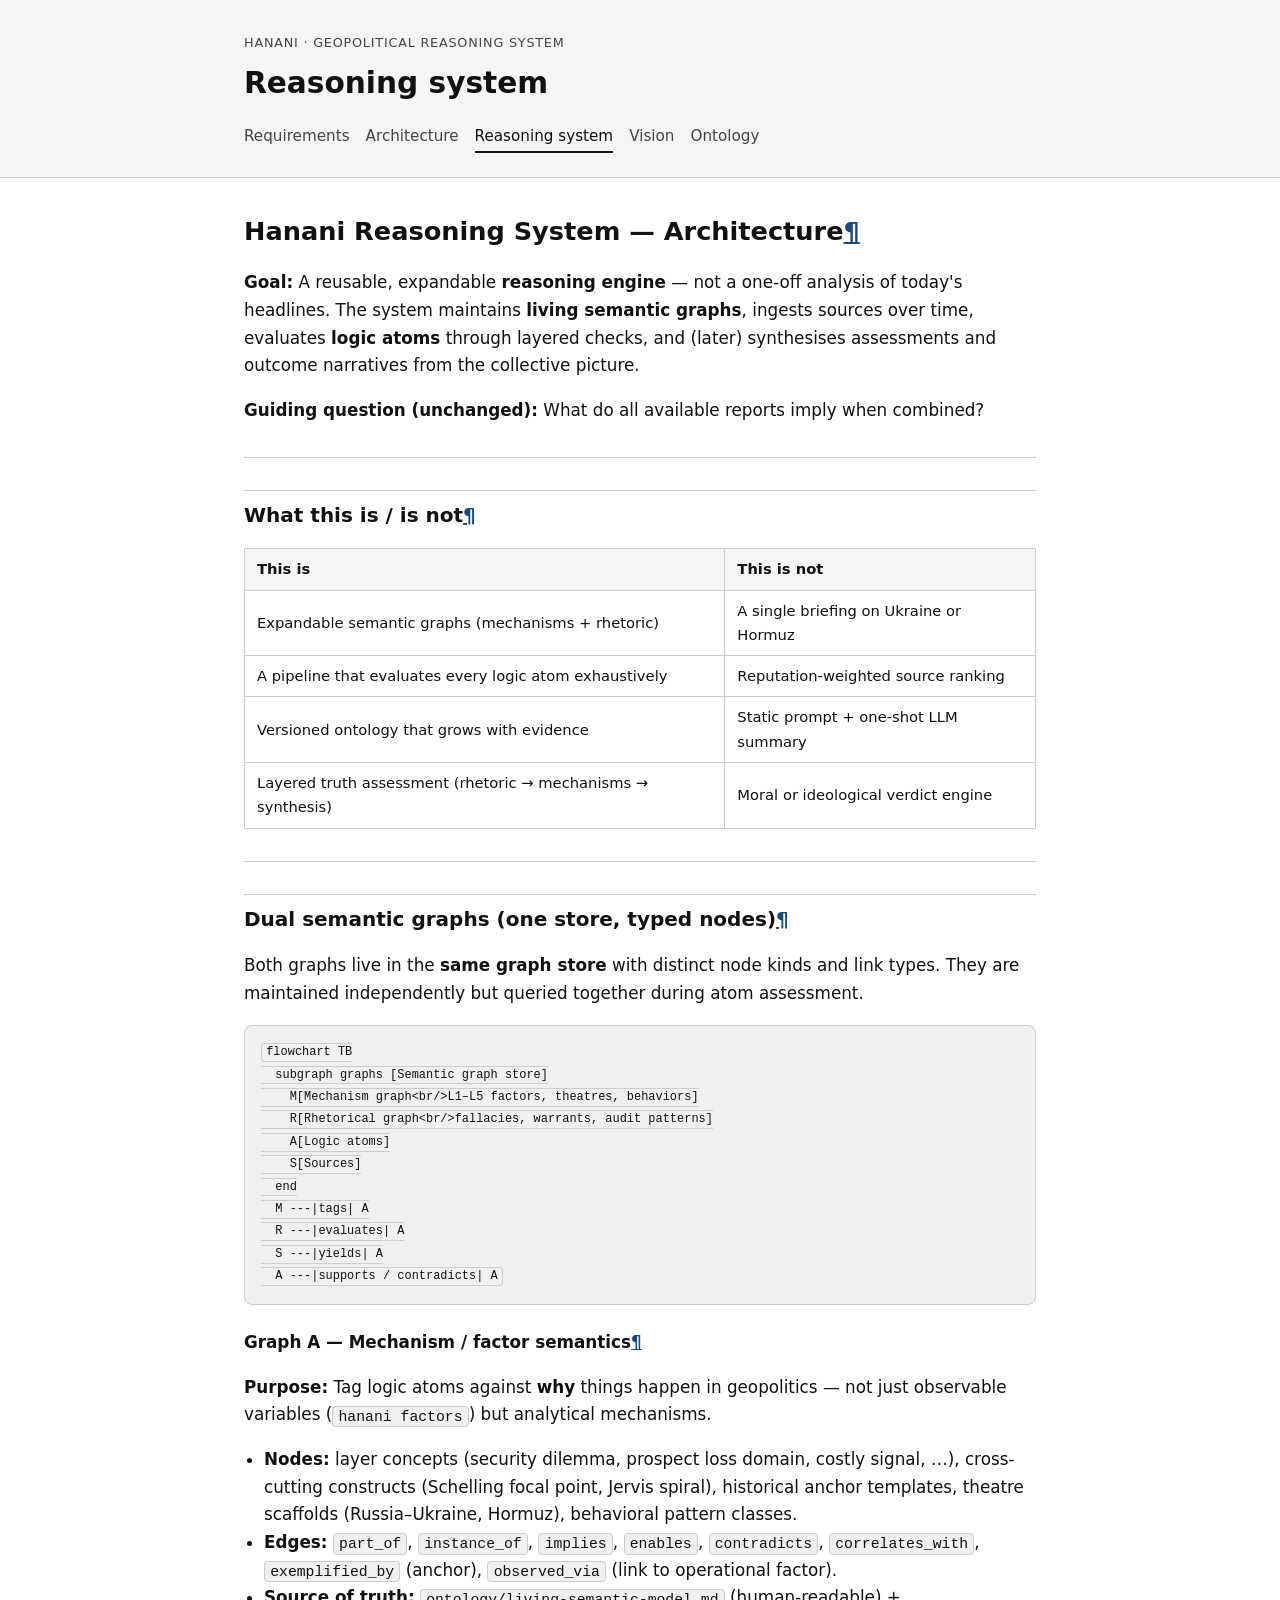
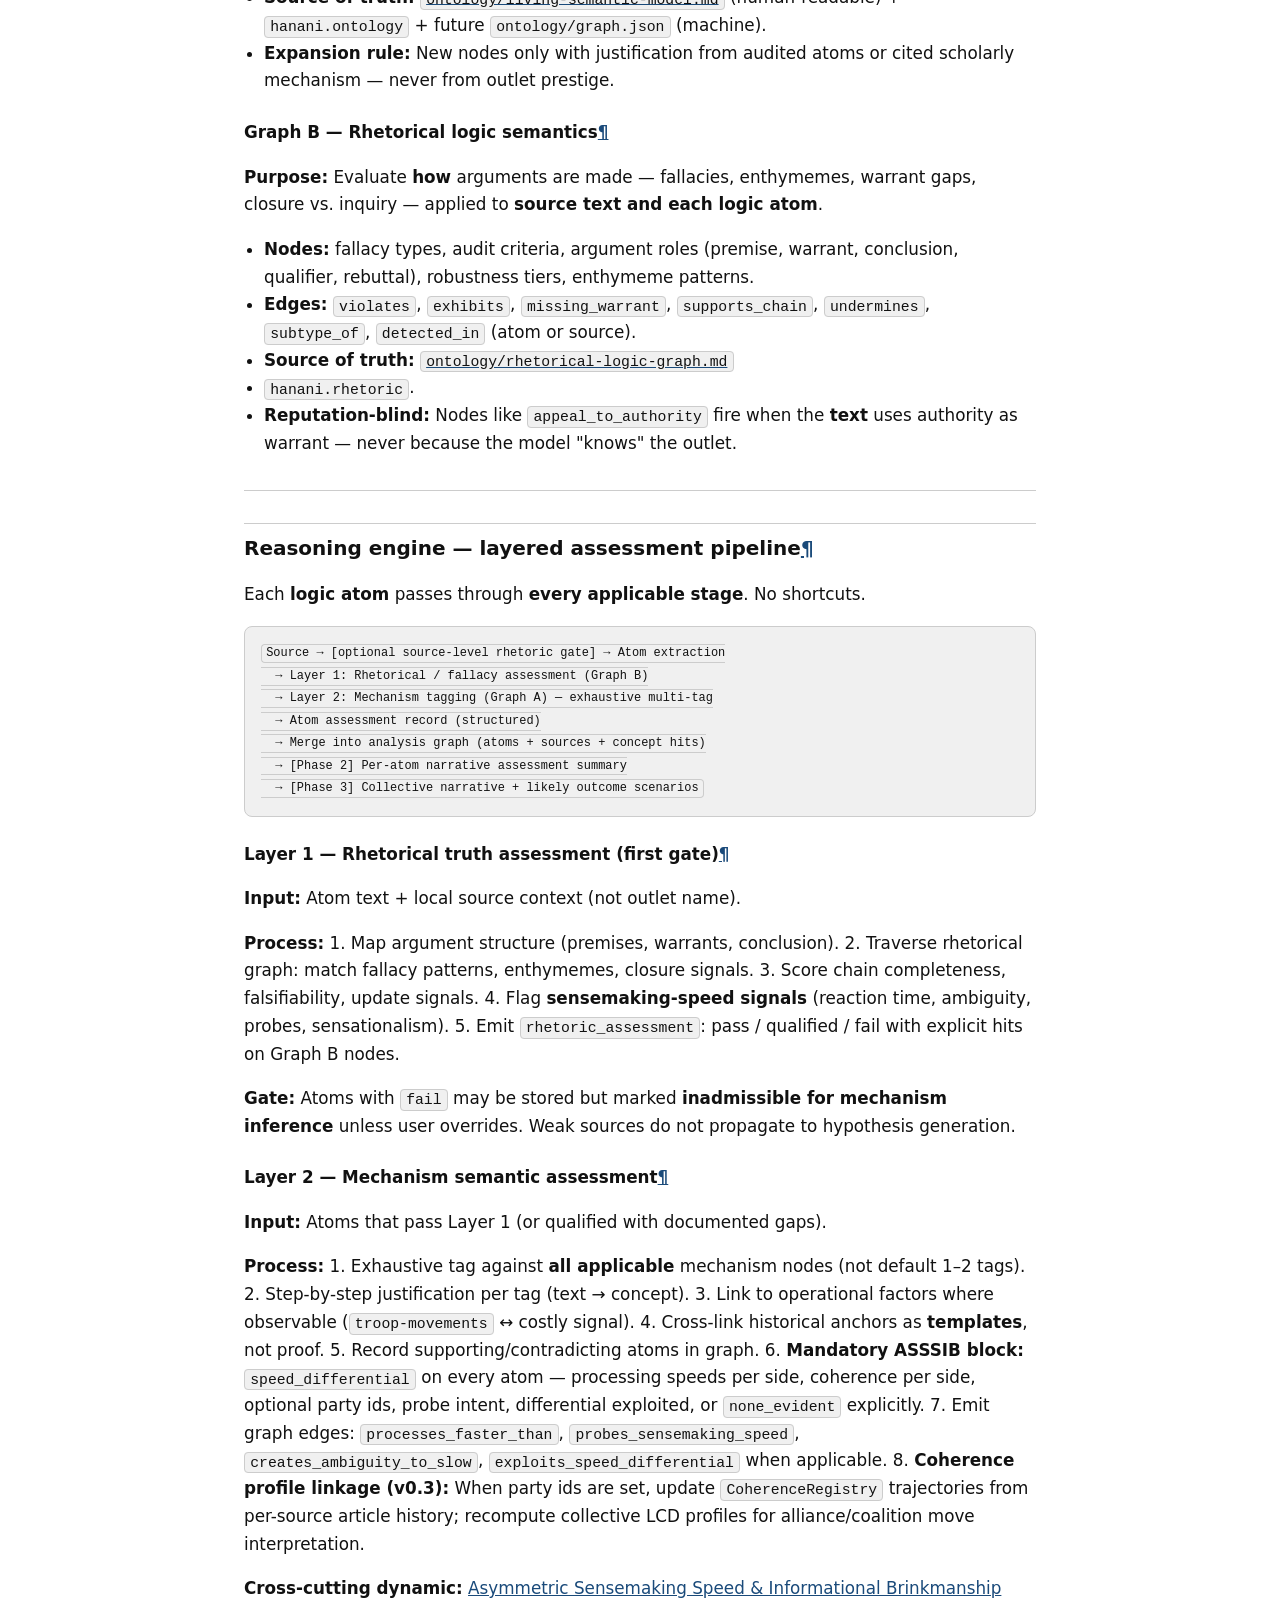
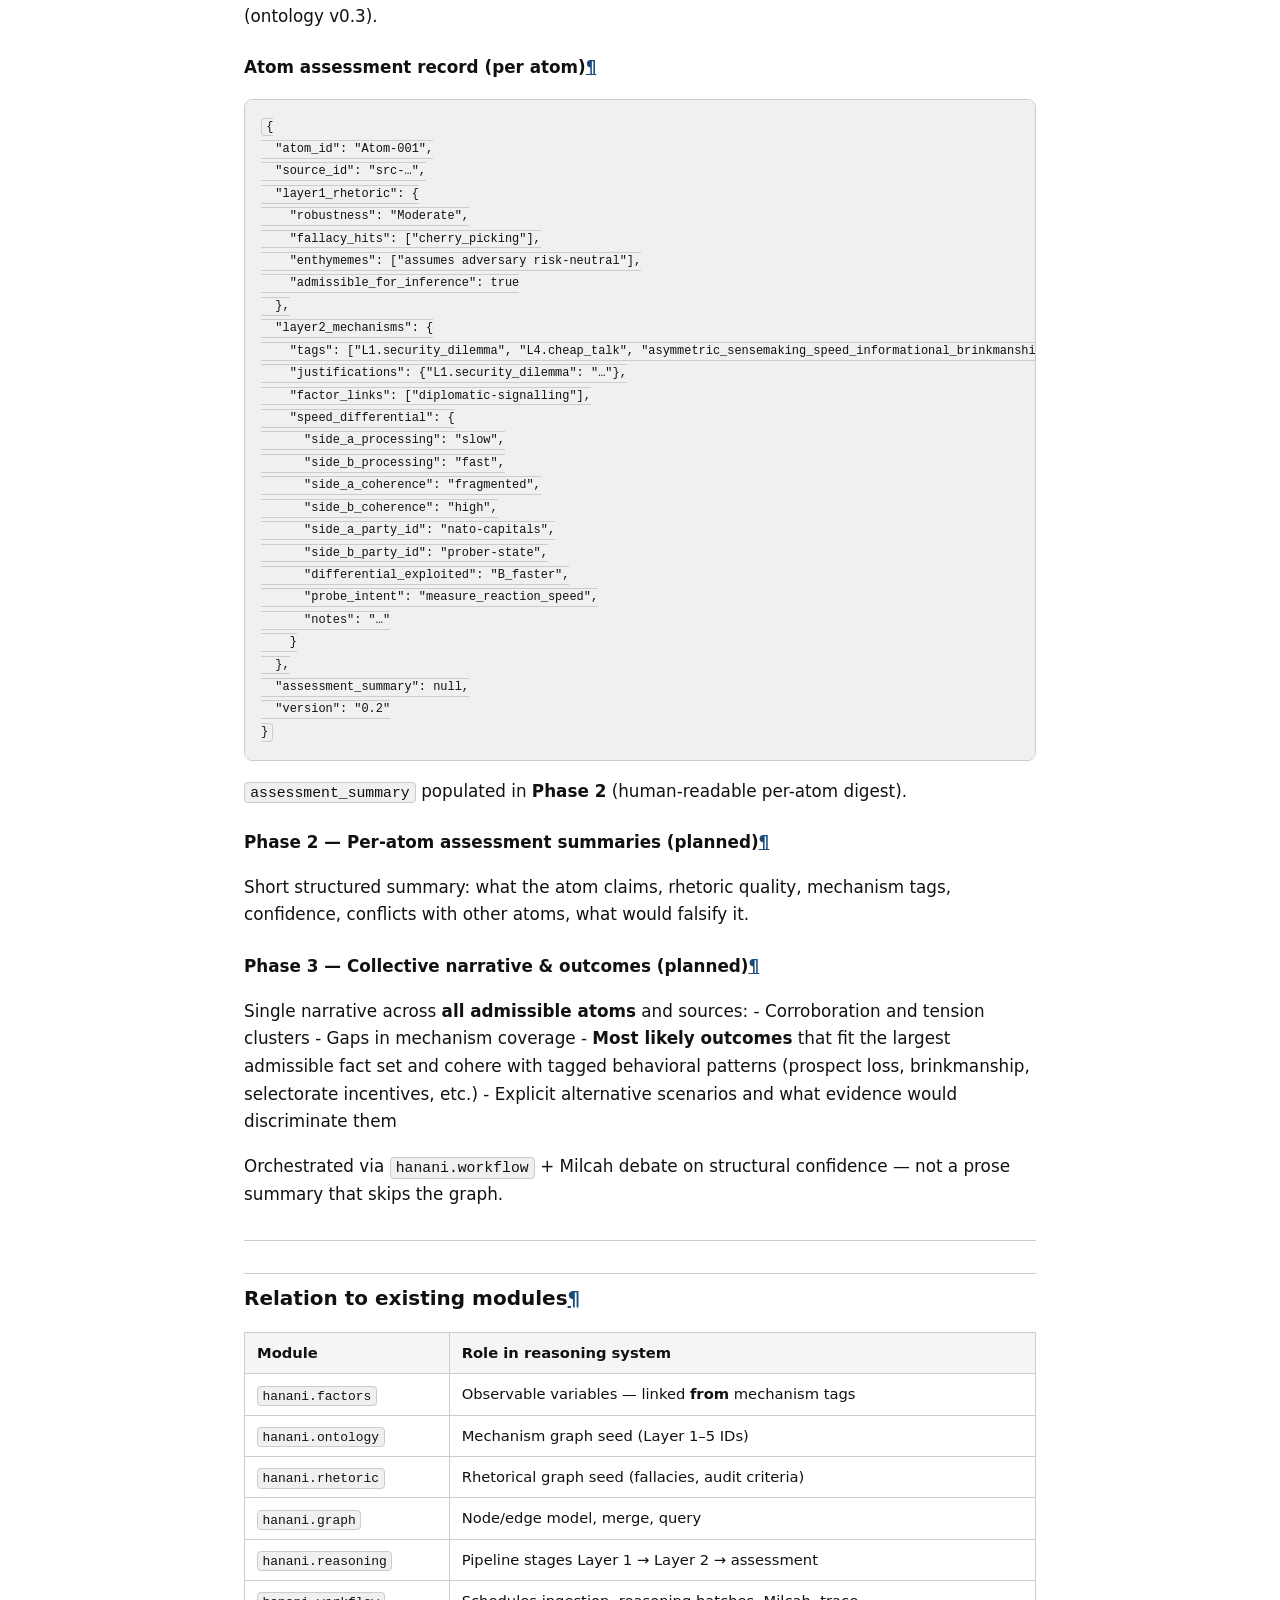
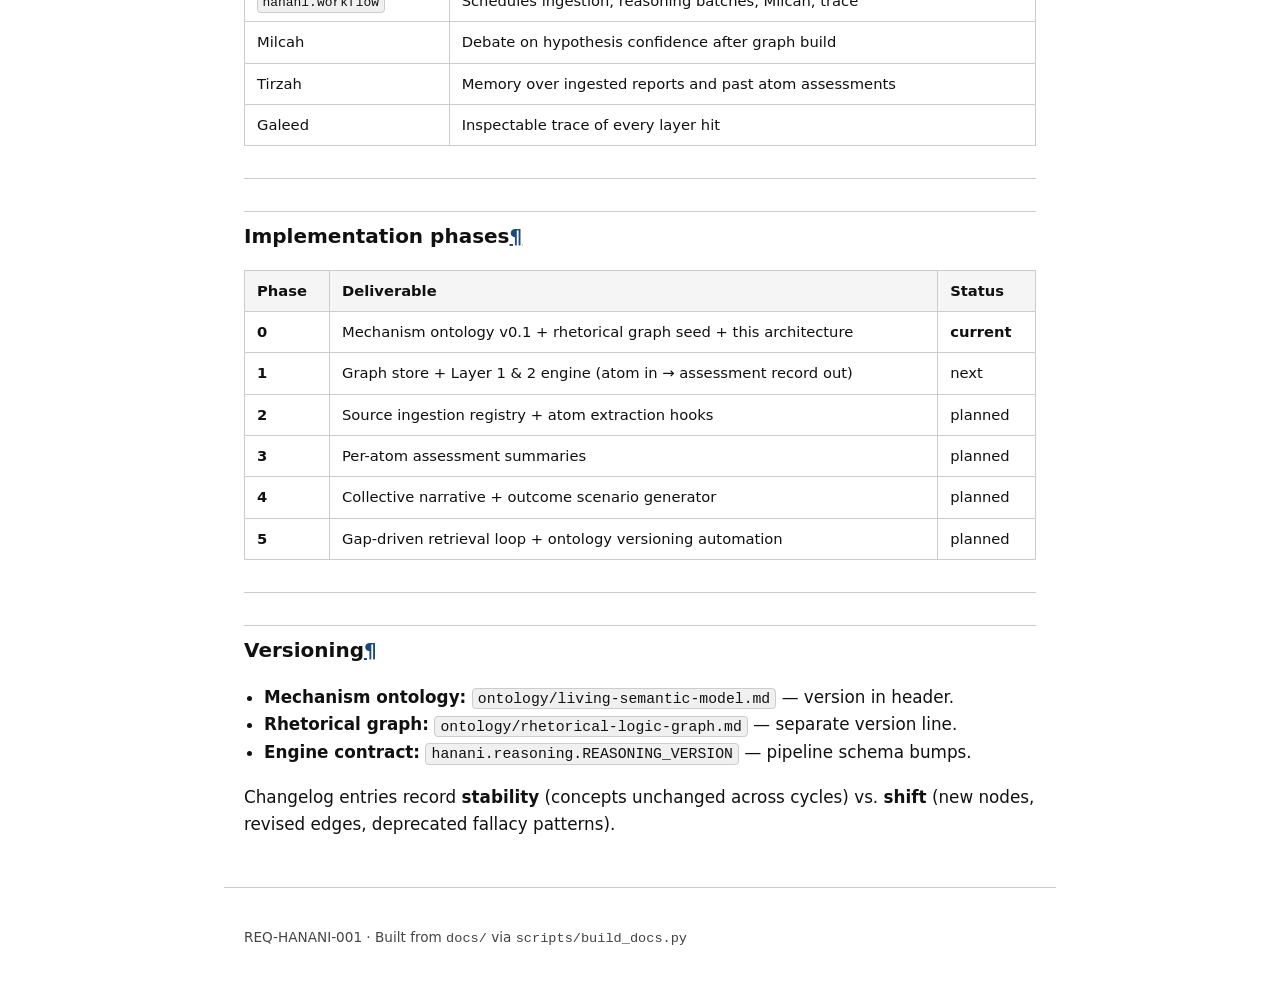
<file: docs/web/reasoning-system.html>
<!DOCTYPE html>
<html lang="en">
<head>
  <meta charset="utf-8">
  <meta name="viewport" content="width=device-width, initial-scale=1">
  <title>Reasoning system · Hanani</title>
  <link rel="stylesheet" href="style.css">
</head>
<body>
  <header class="site-header">
    <div class="wrap">
      <p class="eyebrow">Hanani · Geopolitical reasoning system</p>
      <h1>Reasoning system</h1>
      <nav class="nav"><a href="index.html">Requirements</a><a href="architecture.html">Architecture</a><a href="reasoning-system.html" class="active">Reasoning system</a><a href="vision.html">Vision</a><a href="ontology.html">Ontology</a></nav>
    </div>
  </header>
  <main class="wrap content">
    <h1 id="hanani-reasoning-system-architecture">Hanani Reasoning System — Architecture<a class="headerlink" href="#hanani-reasoning-system-architecture" title="Permanent link">&para;</a></h1>
<p><strong>Goal:</strong> A reusable, expandable <strong>reasoning engine</strong> — not a one-off analysis of today's
headlines. The system maintains <strong>living semantic graphs</strong>, ingests sources over time,
evaluates <strong>logic atoms</strong> through layered checks, and (later) synthesises assessments
and outcome narratives from the collective picture.</p>
<p><strong>Guiding question (unchanged):</strong> What do all available reports imply when combined?</p>
<hr />
<h2 id="what-this-is-is-not">What this is / is not<a class="headerlink" href="#what-this-is-is-not" title="Permanent link">&para;</a></h2>
<table>
<thead>
<tr>
<th>This <strong>is</strong></th>
<th>This <strong>is not</strong></th>
</tr>
</thead>
<tbody>
<tr>
<td>Expandable semantic graphs (mechanisms + rhetoric)</td>
<td>A single briefing on Ukraine or Hormuz</td>
</tr>
<tr>
<td>A pipeline that evaluates every logic atom exhaustively</td>
<td>Reputation-weighted source ranking</td>
</tr>
<tr>
<td>Versioned ontology that grows with evidence</td>
<td>Static prompt + one-shot LLM summary</td>
</tr>
<tr>
<td>Layered truth assessment (rhetoric → mechanisms → synthesis)</td>
<td>Moral or ideological verdict engine</td>
</tr>
</tbody>
</table>
<hr />
<h2 id="dual-semantic-graphs-one-store-typed-nodes">Dual semantic graphs (one store, typed nodes)<a class="headerlink" href="#dual-semantic-graphs-one-store-typed-nodes" title="Permanent link">&para;</a></h2>
<p>Both graphs live in the <strong>same graph store</strong> with distinct node kinds and link types.
They are maintained independently but queried together during atom assessment.</p>
<pre><code class="language-mermaid">flowchart TB
  subgraph graphs [Semantic graph store]
    M[Mechanism graph&lt;br/&gt;L1–L5 factors, theatres, behaviors]
    R[Rhetorical graph&lt;br/&gt;fallacies, warrants, audit patterns]
    A[Logic atoms]
    S[Sources]
  end
  M ---|tags| A
  R ---|evaluates| A
  S ---|yields| A
  A ---|supports / contradicts| A
</code></pre>
<h3 id="graph-a-mechanism-factor-semantics">Graph A — Mechanism / factor semantics<a class="headerlink" href="#graph-a-mechanism-factor-semantics" title="Permanent link">&para;</a></h3>
<p><strong>Purpose:</strong> Tag logic atoms against <strong>why</strong> things happen in geopolitics — not just
observable variables (<code>hanani factors</code>) but analytical mechanisms.</p>
<ul>
<li><strong>Nodes:</strong> layer concepts (security dilemma, prospect loss domain, costly signal, …),
  cross-cutting constructs (Schelling focal point, Jervis spiral), historical anchor
  templates, theatre scaffolds (Russia–Ukraine, Hormuz), behavioral pattern classes.</li>
<li><strong>Edges:</strong> <code>part_of</code>, <code>instance_of</code>, <code>implies</code>, <code>enables</code>, <code>contradicts</code>,
  <code>correlates_with</code>, <code>exemplified_by</code> (anchor), <code>observed_via</code> (link to operational factor).</li>
<li><strong>Source of truth:</strong> <a href="ontology/living-semantic-model.md"><code>ontology/living-semantic-model.md</code></a>
  (human-readable) + <code>hanani.ontology</code> + future <code>ontology/graph.json</code> (machine).</li>
<li><strong>Expansion rule:</strong> New nodes only with justification from audited atoms or cited
  scholarly mechanism — never from outlet prestige.</li>
</ul>
<h3 id="graph-b-rhetorical-logic-semantics">Graph B — Rhetorical logic semantics<a class="headerlink" href="#graph-b-rhetorical-logic-semantics" title="Permanent link">&para;</a></h3>
<p><strong>Purpose:</strong> Evaluate <strong>how</strong> arguments are made — fallacies, enthymemes, warrant
gaps, closure vs. inquiry — applied to <strong>source text and each logic atom</strong>.</p>
<ul>
<li><strong>Nodes:</strong> fallacy types, audit criteria, argument roles (premise, warrant,
  conclusion, qualifier, rebuttal), robustness tiers, enthymeme patterns.</li>
<li><strong>Edges:</strong> <code>violates</code>, <code>exhibits</code>, <code>missing_warrant</code>, <code>supports_chain</code>,
  <code>undermines</code>, <code>subtype_of</code>, <code>detected_in</code> (atom or source).</li>
<li><strong>Source of truth:</strong> <a href="ontology/rhetorical-logic-graph.md"><code>ontology/rhetorical-logic-graph.md</code></a></li>
<li><code>hanani.rhetoric</code>.</li>
<li><strong>Reputation-blind:</strong> Nodes like <code>appeal_to_authority</code> fire when the <strong>text</strong> uses
  authority as warrant — never because the model "knows" the outlet.</li>
</ul>
<hr />
<h2 id="reasoning-engine-layered-assessment-pipeline">Reasoning engine — layered assessment pipeline<a class="headerlink" href="#reasoning-engine-layered-assessment-pipeline" title="Permanent link">&para;</a></h2>
<p>Each <strong>logic atom</strong> passes through <strong>every applicable stage</strong>. No shortcuts.</p>
<pre><code>Source → [optional source-level rhetoric gate] → Atom extraction
  → Layer 1: Rhetorical / fallacy assessment (Graph B)
  → Layer 2: Mechanism tagging (Graph A) — exhaustive multi-tag
  → Atom assessment record (structured)
  → Merge into analysis graph (atoms + sources + concept hits)
  → [Phase 2] Per-atom narrative assessment summary
  → [Phase 3] Collective narrative + likely outcome scenarios
</code></pre>
<h3 id="layer-1-rhetorical-truth-assessment-first-gate">Layer 1 — Rhetorical truth assessment (first gate)<a class="headerlink" href="#layer-1-rhetorical-truth-assessment-first-gate" title="Permanent link">&para;</a></h3>
<p><strong>Input:</strong> Atom text + local source context (not outlet name).</p>
<p><strong>Process:</strong>
1. Map argument structure (premises, warrants, conclusion).
2. Traverse rhetorical graph: match fallacy patterns, enthymemes, closure signals.
3. Score chain completeness, falsifiability, update signals.
4. Flag <strong>sensemaking-speed signals</strong> (reaction time, ambiguity, probes, sensationalism).
5. Emit <code>rhetoric_assessment</code>: pass / qualified / fail with explicit hits on Graph B nodes.</p>
<p><strong>Gate:</strong> Atoms with <code>fail</code> may be stored but marked <strong>inadmissible for mechanism inference</strong>
unless user overrides. Weak sources do not propagate to hypothesis generation.</p>
<h3 id="layer-2-mechanism-semantic-assessment">Layer 2 — Mechanism semantic assessment<a class="headerlink" href="#layer-2-mechanism-semantic-assessment" title="Permanent link">&para;</a></h3>
<p><strong>Input:</strong> Atoms that pass Layer 1 (or qualified with documented gaps).</p>
<p><strong>Process:</strong>
1. Exhaustive tag against <strong>all applicable</strong> mechanism nodes (not default 1–2 tags).
2. Step-by-step justification per tag (text → concept).
3. Link to operational factors where observable (<code>troop-movements</code> ↔ costly signal).
4. Cross-link historical anchors as <strong>templates</strong>, not proof.
5. Record supporting/contradicting atoms in graph.
6. <strong>Mandatory ASSSIB block:</strong> <code>speed_differential</code> on every atom — processing speeds per
   side, coherence per side, optional party ids, probe intent, differential exploited, or
   <code>none_evident</code> explicitly.
7. Emit graph edges: <code>processes_faster_than</code>, <code>probes_sensemaking_speed</code>,
   <code>creates_ambiguity_to_slow</code>, <code>exploits_speed_differential</code> when applicable.
8. <strong>Coherence profile linkage (v0.3):</strong> When party ids are set, update
   <code>CoherenceRegistry</code> trajectories from per-source article history; recompute collective
   LCD profiles for alliance/coalition move interpretation.</p>
<p><strong>Cross-cutting dynamic:</strong> <a href="ontology/living-semantic-model.md#89-cross-cutting-dynamic-asymmetric-sensemaking-speed--informational-brinkmanship-asssib">Asymmetric Sensemaking Speed &amp; Informational Brinkmanship</a> (ontology v0.3).</p>
<h3 id="atom-assessment-record-per-atom">Atom assessment record (per atom)<a class="headerlink" href="#atom-assessment-record-per-atom" title="Permanent link">&para;</a></h3>
<pre><code class="language-json">{
  &quot;atom_id&quot;: &quot;Atom-001&quot;,
  &quot;source_id&quot;: &quot;src-…&quot;,
  &quot;layer1_rhetoric&quot;: {
    &quot;robustness&quot;: &quot;Moderate&quot;,
    &quot;fallacy_hits&quot;: [&quot;cherry_picking&quot;],
    &quot;enthymemes&quot;: [&quot;assumes adversary risk-neutral&quot;],
    &quot;admissible_for_inference&quot;: true
  },
  &quot;layer2_mechanisms&quot;: {
    &quot;tags&quot;: [&quot;L1.security_dilemma&quot;, &quot;L4.cheap_talk&quot;, &quot;asymmetric_sensemaking_speed_informational_brinkmanship&quot;],
    &quot;justifications&quot;: {&quot;L1.security_dilemma&quot;: &quot;…&quot;},
    &quot;factor_links&quot;: [&quot;diplomatic-signalling&quot;],
    &quot;speed_differential&quot;: {
      &quot;side_a_processing&quot;: &quot;slow&quot;,
      &quot;side_b_processing&quot;: &quot;fast&quot;,
      &quot;side_a_coherence&quot;: &quot;fragmented&quot;,
      &quot;side_b_coherence&quot;: &quot;high&quot;,
      &quot;side_a_party_id&quot;: &quot;nato-capitals&quot;,
      &quot;side_b_party_id&quot;: &quot;prober-state&quot;,
      &quot;differential_exploited&quot;: &quot;B_faster&quot;,
      &quot;probe_intent&quot;: &quot;measure_reaction_speed&quot;,
      &quot;notes&quot;: &quot;…&quot;
    }
  },
  &quot;assessment_summary&quot;: null,
  &quot;version&quot;: &quot;0.2&quot;
}
</code></pre>
<p><code>assessment_summary</code> populated in <strong>Phase 2</strong> (human-readable per-atom digest).</p>
<h3 id="phase-2-per-atom-assessment-summaries-planned">Phase 2 — Per-atom assessment summaries (planned)<a class="headerlink" href="#phase-2-per-atom-assessment-summaries-planned" title="Permanent link">&para;</a></h3>
<p>Short structured summary: what the atom claims, rhetoric quality, mechanism tags,
confidence, conflicts with other atoms, what would falsify it.</p>
<h3 id="phase-3-collective-narrative-outcomes-planned">Phase 3 — Collective narrative &amp; outcomes (planned)<a class="headerlink" href="#phase-3-collective-narrative-outcomes-planned" title="Permanent link">&para;</a></h3>
<p>Single narrative across <strong>all admissible atoms</strong> and sources:
- Corroboration and tension clusters
- Gaps in mechanism coverage
- <strong>Most likely outcomes</strong> that fit the largest admissible fact set and cohere with
  tagged behavioral patterns (prospect loss, brinkmanship, selectorate incentives, etc.)
- Explicit alternative scenarios and what evidence would discriminate them</p>
<p>Orchestrated via <code>hanani.workflow</code> + Milcah debate on structural confidence — not
a prose summary that skips the graph.</p>
<hr />
<h2 id="relation-to-existing-modules">Relation to existing modules<a class="headerlink" href="#relation-to-existing-modules" title="Permanent link">&para;</a></h2>
<table>
<thead>
<tr>
<th>Module</th>
<th>Role in reasoning system</th>
</tr>
</thead>
<tbody>
<tr>
<td><code>hanani.factors</code></td>
<td>Observable variables — linked <strong>from</strong> mechanism tags</td>
</tr>
<tr>
<td><code>hanani.ontology</code></td>
<td>Mechanism graph seed (Layer 1–5 IDs)</td>
</tr>
<tr>
<td><code>hanani.rhetoric</code></td>
<td>Rhetorical graph seed (fallacies, audit criteria)</td>
</tr>
<tr>
<td><code>hanani.graph</code></td>
<td>Node/edge model, merge, query</td>
</tr>
<tr>
<td><code>hanani.reasoning</code></td>
<td>Pipeline stages Layer 1 → Layer 2 → assessment</td>
</tr>
<tr>
<td><code>hanani.workflow</code></td>
<td>Schedules ingestion, reasoning batches, Milcah, trace</td>
</tr>
<tr>
<td>Milcah</td>
<td>Debate on hypothesis confidence after graph build</td>
</tr>
<tr>
<td>Tirzah</td>
<td>Memory over ingested reports and past atom assessments</td>
</tr>
<tr>
<td>Galeed</td>
<td>Inspectable trace of every layer hit</td>
</tr>
</tbody>
</table>
<hr />
<h2 id="implementation-phases">Implementation phases<a class="headerlink" href="#implementation-phases" title="Permanent link">&para;</a></h2>
<table>
<thead>
<tr>
<th>Phase</th>
<th>Deliverable</th>
<th>Status</th>
</tr>
</thead>
<tbody>
<tr>
<td><strong>0</strong></td>
<td>Mechanism ontology v0.1 + rhetorical graph seed + this architecture</td>
<td><strong>current</strong></td>
</tr>
<tr>
<td><strong>1</strong></td>
<td>Graph store + Layer 1 &amp; 2 engine (atom in → assessment record out)</td>
<td>next</td>
</tr>
<tr>
<td><strong>2</strong></td>
<td>Source ingestion registry + atom extraction hooks</td>
<td>planned</td>
</tr>
<tr>
<td><strong>3</strong></td>
<td>Per-atom assessment summaries</td>
<td>planned</td>
</tr>
<tr>
<td><strong>4</strong></td>
<td>Collective narrative + outcome scenario generator</td>
<td>planned</td>
</tr>
<tr>
<td><strong>5</strong></td>
<td>Gap-driven retrieval loop + ontology versioning automation</td>
<td>planned</td>
</tr>
</tbody>
</table>
<hr />
<h2 id="versioning">Versioning<a class="headerlink" href="#versioning" title="Permanent link">&para;</a></h2>
<ul>
<li><strong>Mechanism ontology:</strong> <code>ontology/living-semantic-model.md</code> — version in header.</li>
<li><strong>Rhetorical graph:</strong> <code>ontology/rhetorical-logic-graph.md</code> — separate version line.</li>
<li><strong>Engine contract:</strong> <code>hanani.reasoning.REASONING_VERSION</code> — pipeline schema bumps.</li>
</ul>
<p>Changelog entries record <strong>stability</strong> (concepts unchanged across cycles) vs.
<strong>shift</strong> (new nodes, revised edges, deprecated fallacy patterns).</p>
  </main>
  <footer class="site-footer wrap">
    <p>REQ-HANANI-001 · Built from <code>docs/</code> via <code>scripts/build_docs.py</code></p>
  </footer>
</body>
</html>
</file>
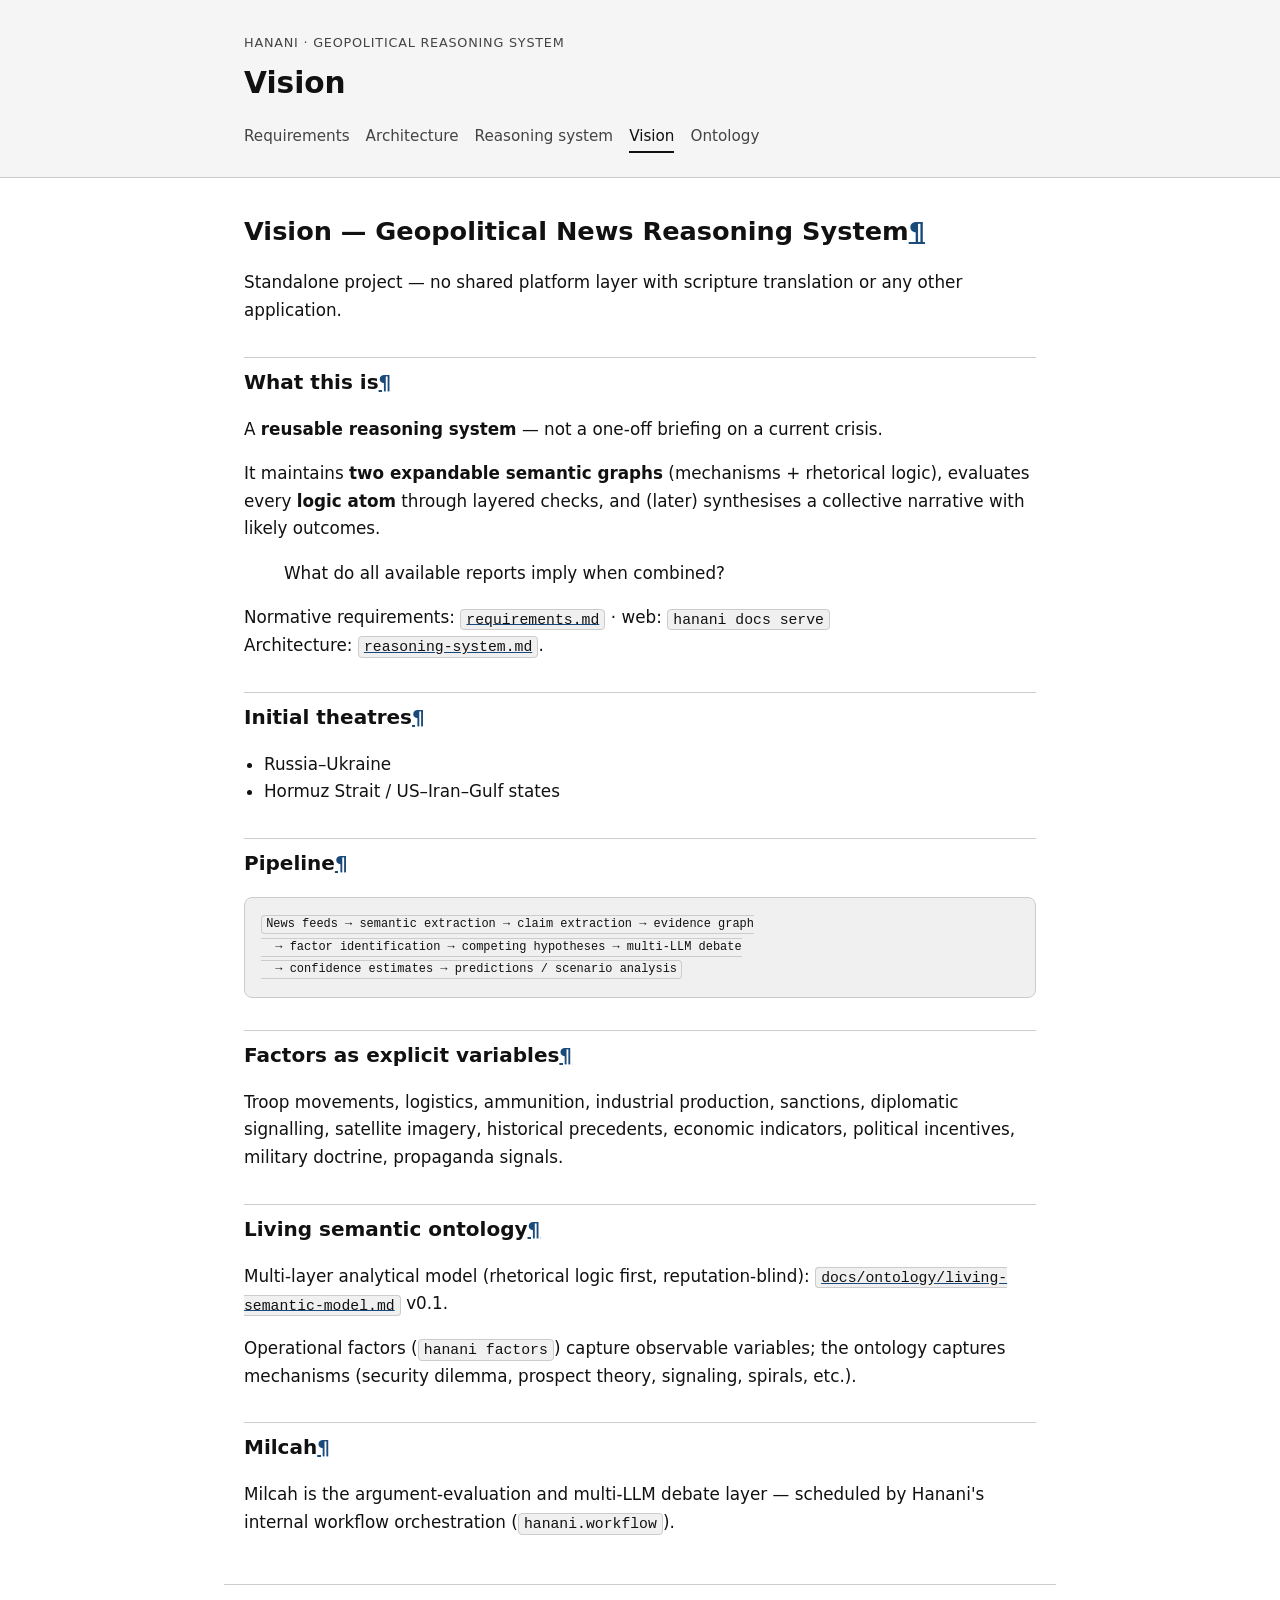
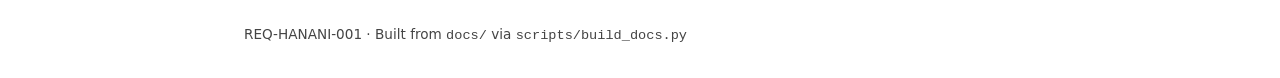
<file: docs/web/vision.html>
<!DOCTYPE html>
<html lang="en">
<head>
  <meta charset="utf-8">
  <meta name="viewport" content="width=device-width, initial-scale=1">
  <title>Vision · Hanani</title>
  <link rel="stylesheet" href="style.css">
</head>
<body>
  <header class="site-header">
    <div class="wrap">
      <p class="eyebrow">Hanani · Geopolitical reasoning system</p>
      <h1>Vision</h1>
      <nav class="nav"><a href="index.html">Requirements</a><a href="architecture.html">Architecture</a><a href="reasoning-system.html">Reasoning system</a><a href="vision.html" class="active">Vision</a><a href="ontology.html">Ontology</a></nav>
    </div>
  </header>
  <main class="wrap content">
    <h1 id="vision-geopolitical-news-reasoning-system">Vision — Geopolitical News Reasoning System<a class="headerlink" href="#vision-geopolitical-news-reasoning-system" title="Permanent link">&para;</a></h1>
<p>Standalone project — no shared platform layer with scripture translation or any
other application.</p>
<h2 id="what-this-is">What this is<a class="headerlink" href="#what-this-is" title="Permanent link">&para;</a></h2>
<p>A <strong>reusable reasoning system</strong> — not a one-off briefing on a current crisis.</p>
<p>It maintains <strong>two expandable semantic graphs</strong> (mechanisms + rhetorical logic), evaluates
every <strong>logic atom</strong> through layered checks, and (later) synthesises a collective
narrative with likely outcomes.</p>
<blockquote>
<p>What do all available reports imply when combined?</p>
</blockquote>
<p>Normative requirements: <a href="requirements.md"><code>requirements.md</code></a> · web: <code>hanani docs serve</code><br />
Architecture: <a href="reasoning-system.html"><code>reasoning-system.md</code></a>.</p>
<h2 id="initial-theatres">Initial theatres<a class="headerlink" href="#initial-theatres" title="Permanent link">&para;</a></h2>
<ul>
<li>Russia–Ukraine</li>
<li>Hormuz Strait / US–Iran–Gulf states</li>
</ul>
<h2 id="pipeline">Pipeline<a class="headerlink" href="#pipeline" title="Permanent link">&para;</a></h2>
<pre><code>News feeds → semantic extraction → claim extraction → evidence graph
  → factor identification → competing hypotheses → multi-LLM debate
  → confidence estimates → predictions / scenario analysis
</code></pre>
<h2 id="factors-as-explicit-variables">Factors as explicit variables<a class="headerlink" href="#factors-as-explicit-variables" title="Permanent link">&para;</a></h2>
<p>Troop movements, logistics, ammunition, industrial production, sanctions,
diplomatic signalling, satellite imagery, historical precedents, economic
indicators, political incentives, military doctrine, propaganda signals.</p>
<h2 id="living-semantic-ontology">Living semantic ontology<a class="headerlink" href="#living-semantic-ontology" title="Permanent link">&para;</a></h2>
<p>Multi-layer analytical model (rhetorical logic first, reputation-blind):
<a href="ontology/living-semantic-model.md"><code>docs/ontology/living-semantic-model.md</code></a> v0.1.</p>
<p>Operational factors (<code>hanani factors</code>) capture observable variables; the ontology
captures mechanisms (security dilemma, prospect theory, signaling, spirals, etc.).</p>
<h2 id="milcah">Milcah<a class="headerlink" href="#milcah" title="Permanent link">&para;</a></h2>
<p>Milcah is the argument-evaluation and multi-LLM debate layer — scheduled by
Hanani's internal workflow orchestration (<code>hanani.workflow</code>).</p>
  </main>
  <footer class="site-footer wrap">
    <p>REQ-HANANI-001 · Built from <code>docs/</code> via <code>scripts/build_docs.py</code></p>
  </footer>
</body>
</html>
</file>
<file: docs/web/style.css>
:root {
  --bg: #ffffff;
  --surface: #f5f5f5;
  --text: #111111;
  --muted: #444444;
  --accent: #1a4a7a;
  --border: #cccccc;
  --code-bg: #f0f0f0;
}

* {
  box-sizing: border-box;
}

body {
  margin: 0;
  font-family: "Segoe UI", system-ui, -apple-system, sans-serif;
  font-size: 1.05rem;
  line-height: 1.65;
  color: var(--text);
  background: var(--bg);
}

.wrap {
  max-width: 52rem;
  margin: 0 auto;
  padding: 0 1.25rem;
}

.site-header {
  background: var(--surface);
  border-bottom: 1px solid var(--border);
  padding: 2rem 0 1.5rem;
  margin-bottom: 2rem;
}

.eyebrow {
  margin: 0 0 0.35rem;
  font-size: 0.8rem;
  letter-spacing: 0.06em;
  text-transform: uppercase;
  color: var(--muted);
}

.site-header h1 {
  margin: 0 0 1rem;
  font-size: 1.85rem;
  font-weight: 600;
  color: var(--text);
}

.nav {
  display: flex;
  flex-wrap: wrap;
  gap: 0.5rem 1rem;
}

.nav a {
  color: var(--muted);
  text-decoration: none;
  font-size: 0.95rem;
  padding-bottom: 0.15rem;
  border-bottom: 2px solid transparent;
}

.nav a:hover,
.nav a.active {
  color: var(--text);
  border-bottom-color: var(--text);
}

.content h1 {
  font-size: 1.6rem;
  margin-top: 2rem;
  color: var(--text);
}

.content h2 {
  font-size: 1.25rem;
  margin-top: 2rem;
  padding-top: 0.5rem;
  border-top: 1px solid var(--border);
  color: var(--text);
}

.content h3 {
  font-size: 1.05rem;
  margin-top: 1.5rem;
  color: var(--text);
}

.content p,
.content li {
  color: var(--text);
}

.content a {
  color: var(--accent);
}

.content code {
  font-family: ui-monospace, "Cascadia Code", monospace;
  font-size: 0.88em;
  background: var(--code-bg);
  color: var(--text);
  padding: 0.12em 0.35em;
  border-radius: 4px;
  border: 1px solid var(--border);
}

.content pre {
  background: var(--code-bg);
  color: var(--text);
  border: 1px solid var(--border);
  border-radius: 8px;
  padding: 1rem;
  overflow-x: auto;
  font-size: 0.85rem;
}

.content table {
  width: 100%;
  border-collapse: collapse;
  margin: 1rem 0;
  font-size: 0.92rem;
}

.content th,
.content td {
  border: 1px solid var(--border);
  padding: 0.5rem 0.75rem;
  text-align: left;
  color: var(--text);
}

.content th {
  background: var(--surface);
  font-weight: 600;
}

.content hr {
  border: none;
  border-top: 1px solid var(--border);
  margin: 2rem 0;
}

.content ul {
  padding-left: 1.25rem;
}

.site-footer {
  margin: 3rem auto 2rem;
  padding-top: 1.5rem;
  border-top: 1px solid var(--border);
  font-size: 0.85rem;
  color: var(--muted);
}
</file>
